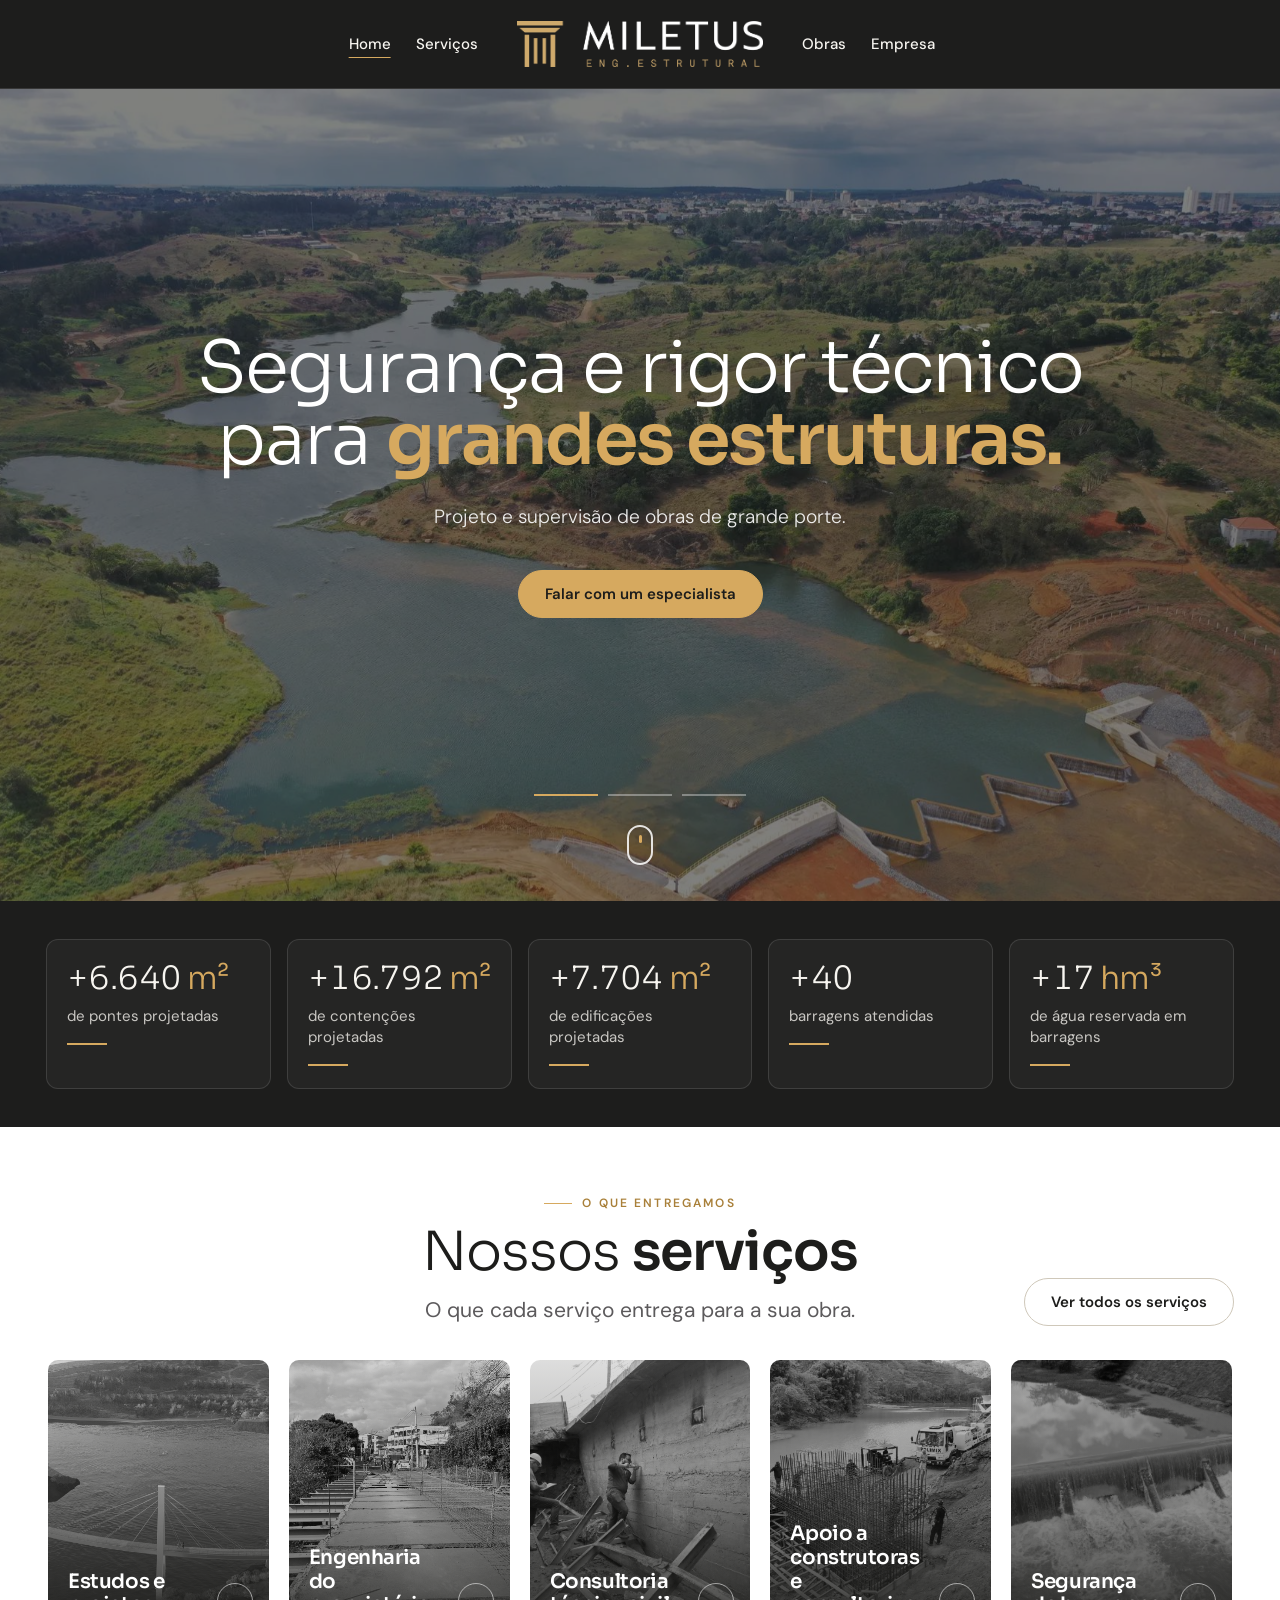
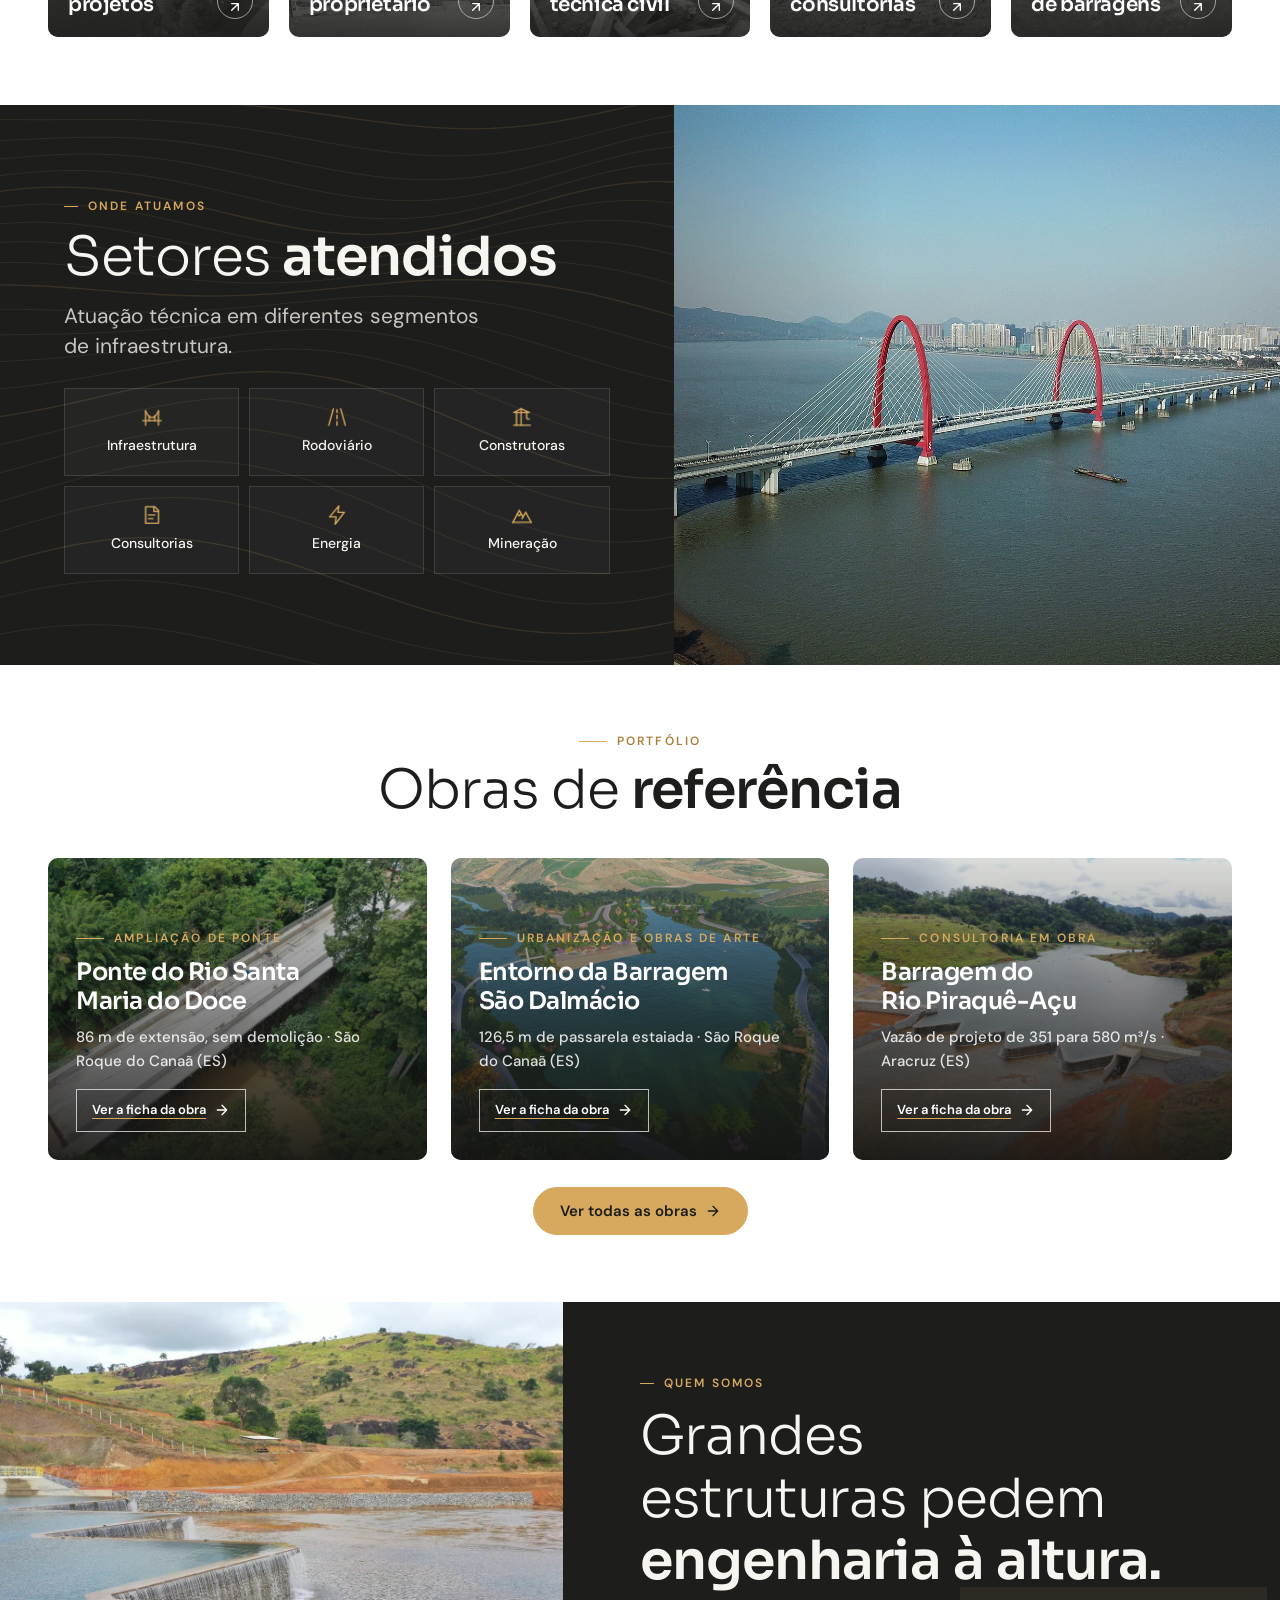
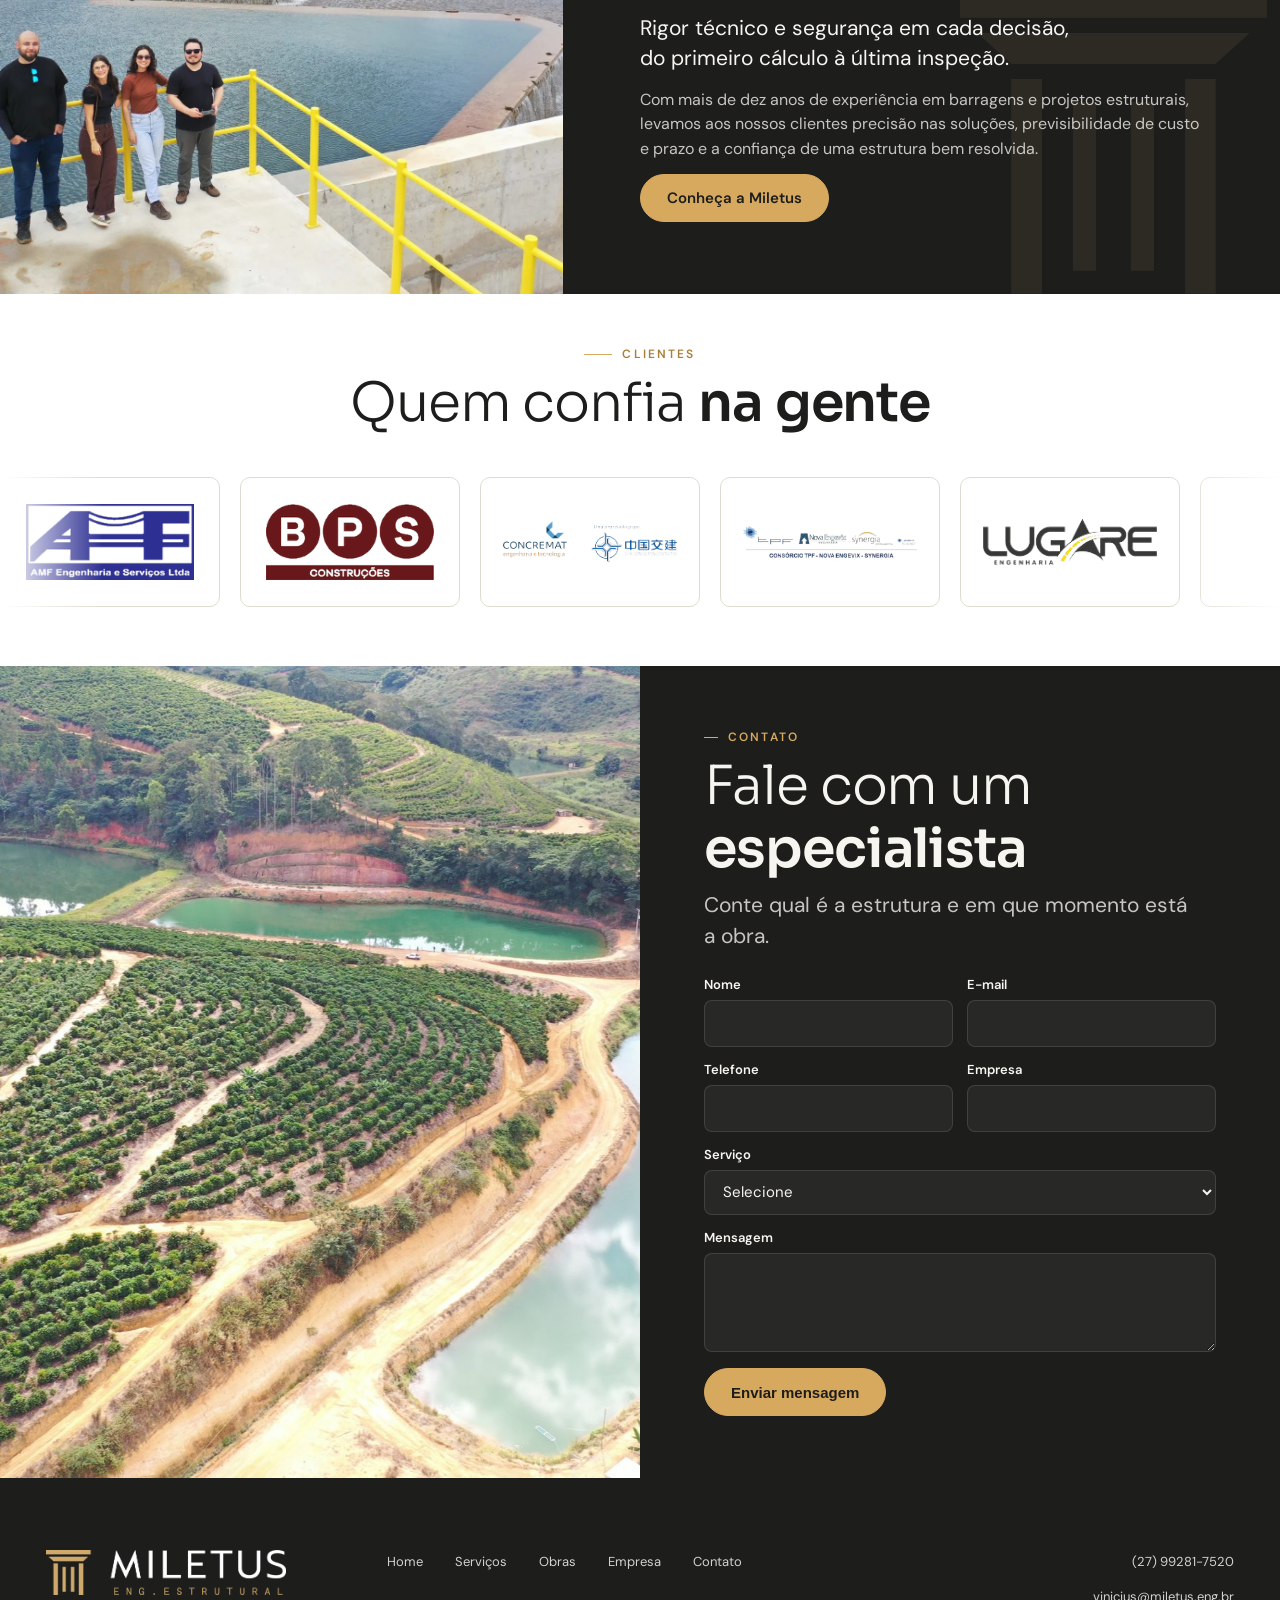
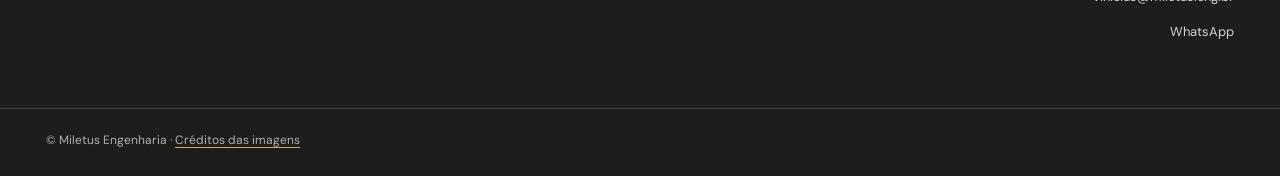
<file: index.html>
<!doctype html><html lang="pt-BR"><head><meta charset="utf-8"><meta name="viewport" content="width=device-width,initial-scale=1"><script>/* Telas largas (1700 px ou mais): a pagina inteira e ampliada na proporcao de um notebook de ~1470 px, para manter tamanhos e respiros iguais aos de uma tela padrao. */(function(){var d=document.documentElement;function f(){var W=innerWidth,H=innerHeight,z=W>=1700?Math.max(1,Math.min(W/1470,H/660)):1;if(z>1){d.style.zoom=z;d.style.setProperty('--vw',W/z/100+'px');d.style.setProperty('--vh',H/z/100+'px');d.classList.add('wide')}else{d.style.zoom='';d.style.removeProperty('--vw');d.style.removeProperty('--vh');d.classList.remove('wide')};d.classList.toggle('short',H/z<900);d.classList.toggle('xshort',H/z<700)}f();addEventListener('resize',f)})();</script>
<title>Miletus Engenharia | Pontes, conten&#231;&#245;es, barragens e infraestrutura</title><meta name="description" content="Engenharia consultiva para pontes, conten&#231;&#245;es, barragens e infraestrutura: projeto, supervis&#227;o de obra e seguran&#231;a de estruturas.">
<link rel="preconnect" href="https://fonts.googleapis.com"><link rel="preconnect" href="https://fonts.gstatic.com" crossorigin>
<link href="https://fonts.googleapis.com/css2?family=Sora:wght@300;400;600&family=DM+Sans:wght@300;400;500;600&display=swap" rel="stylesheet">
<link rel="stylesheet" href="assets/style.css"><link rel="stylesheet" href="assets/theme-p2.css"></head><body><header class="top"><div class="wrap bar">
<div class="lside"><nav class="nl"><ul><li><a href="index.html" class=on>Home</a></li><li><a href="servicos.html">Servi&#231;os</a></li></ul></nav></div>
<a href="index.html" class="logo"><img src="assets/logo-h-dark.png" alt="Miletus Engenharia"></a>
<div class="nr"><nav><ul><li><a href="portfolio.html">Obras</a></li><li><a href="index.html#empresa">Empresa</a></li></ul></nav></div>
<button class="burger" aria-label="Abrir menu" aria-controls="menu-mobile" aria-expanded="false"><span></span><span></span><span></span></button></div>
<nav class="mmenu" id="menu-mobile" aria-label="Menu principal"><ul><li><a href="index.html" class=on>Home</a></li><li><a href="servicos.html">Servi&#231;os</a></li><li><a href="portfolio.html">Obras</a></li><li><a href="index.html#empresa">Empresa</a></li><li><a href="index.html#contato">Contato</a></li></ul></nav></header><main id="conteudo">
<section class="hero2" aria-roledescription="carrossel"><div class="slides"><div class="slide on"><img src="assets/img/hero-piraque-1920.jpg" alt="" fetchpriority=high><div class="wrap stxt"><h1 class="big"><span>Seguran&#231;a e rigor t&#233;cnico <br>para <em>grandes estruturas.</em></span></h1><p class="lead"><span>Projeto e supervis&#227;o de obras de grande porte.</span></p><div class="hcta"><a class="btn" href="#contato">Falar com um especialista</a></div></div></div><div class="slide"><img src="assets/img/svc-passarela-1920.jpg" alt="" ><div class="wrap stxt"><p class="big"><span>Sua obra entregue com <br><em>seguran&#231;a e precis&#227;o.</em></span></p><p class="lead"><span>Acompanhamento t&#233;cnico do estudo de viabilidade &#224; obra conclu&#237;da.</span></p><div class="hcta"><a class="btn" href="#contato">Falar com um especialista</a></div></div></div><div class="slide"><img src="assets/img/g-ponte-01-1920.jpg" alt="" ><div class="wrap stxt"><p class="big"><span>Engenharia consultiva <br>para pontes, conten&#231;&#245;es, <br>barragens e <em>infraestrutura.</em></span></p><p class="lead"><span>Projeto, supervis&#227;o de obra e avalia&#231;&#227;o de estruturas.</span></p><div class="hcta"><a class="btn" href="#contato">Falar com um especialista</a></div></div></div></div><span class="layer"></span><div class="bars" role="tablist"><button class="bar-i on" data-i="0" aria-label="Banner 1"><i></i></button><button class="bar-i" data-i="1" aria-label="Banner 2"><i></i></button><button class="bar-i" data-i="2" aria-label="Banner 3"><i></i></button></div><a class="mouse" href="#numeros" aria-label="Rolar para baixo"></a></section>

<section class="sec warm tight" id="numeros"><div class="wrap"><div class="ncards n5"><div class="nc"><b>+6.700<i>m&#178;</i></b><span>de pontes projetadas</span></div><div class="nc"><b>+17.000<i>m&#178;</i></b><span>de conten&#231;&#245;es projetadas</span></div><div class="nc"><b>+7.800<i>m&#178;</i></b><span>de edifica&#231;&#245;es projetadas</span></div><div class="nc"><b>+40</b><span>barragens atendidas</span></div><div class="nc"><b>+17<i>hm&#179;</i></b><span>de &#225;gua reservada em barragens</span></div></div></div></section>

<section class="sec" id="servicos"><div class="wrap"><div class="shead"><div><p class="eyebrow">O que entregamos</p><h2>Nossos <b>servi&#231;os</b></h2><p class="sub">O que cada servi&#231;o entrega para a sua obra.</p></div>
<a class="btn ghost" href="servicos.html">Ver todos os servi&#231;os</a></div><div class="tiles5"><a class="tile" href="servicos.html#estudos-e-projetos"><img src="assets/img/svc-passarela-1920.jpg" alt="" loading="lazy"><span class="shade"></span><h3>Estudos e projetos</h3><span class="more">Ver o servi&#231;o <svg class="ico" viewBox="0 0 24 24" aria-hidden="true"><path d="M5 12h14M12 5l7 7-7 7"/></svg></span></a><a class="tile" href="servicos.html#engenharia-do-proprietario"><img src="assets/img/06_execucao-perfis-metalicos-em-balanco.jpg" alt="" loading="lazy"><span class="shade"></span><h3>Engenharia do propriet&#225;rio</h3><span class="more">Ver o servi&#231;o <svg class="ico" viewBox="0 0 24 24" aria-hidden="true"><path d="M5 12h14M12 5l7 7-7 7"/></svg></span></a><a class="tile" href="servicos.html#consultoria-tecnica-civil"><img src="assets/img/svc-inspecao-1920.jpg" alt="" loading="lazy"><span class="shade"></span><h3>Consultoria t&#233;cnica civil</h3><span class="more">Ver o servi&#231;o <svg class="ico" viewBox="0 0 24 24" aria-hidden="true"><path d="M5 12h14M12 5l7 7-7 7"/></svg></span></a><a class="tile" href="servicos.html#apoio-a-construtoras"><img src="assets/img/06_execucao-armacao-contrafortes.jpg" alt="" loading="lazy"><span class="shade"></span><h3>Apoio a construtoras e consultorias</h3><span class="more">Ver o servi&#231;o <svg class="ico" viewBox="0 0 24 24" aria-hidden="true"><path d="M5 12h14M12 5l7 7-7 7"/></svg></span></a><a class="tile" href="servicos.html#seguranca-de-barragens"><img src="assets/img/svc-dalmacio-1920.jpg" alt="" loading="lazy"><span class="shade"></span><h3>Seguran&#231;a de barragens</h3><span class="more">Ver o servi&#231;o <svg class="ico" viewBox="0 0 24 24" aria-hidden="true"><path d="M5 12h14M12 5l7 7-7 7"/></svg></span></a></div></div></section>

<section class="sectors warm topo"><div class="sector-copy"><div><p class="eyebrow">Onde atuamos</p><h2>Setores <b>atendidos</b></h2><p class="sub">Atua&#231;&#227;o t&#233;cnica em diferentes segmentos de infraestrutura.</p></div><div class="sector-grid"><div class="sector-chip"><svg class="sector-icon" viewBox="0 0 24 24" aria-hidden="true"><path class="sector-stroke" pathLength="1" d="M5 21V5" style="--delay:0ms"/><path class="sector-stroke" pathLength="1" d="M19 21V5" style="--delay:95ms"/><path class="sector-stroke" pathLength="1" d="M2 16h20" style="--delay:190ms"/><path class="sector-stroke" pathLength="1" d="M5 6q7 13 14 0" style="--delay:285ms"/><path class="sector-stroke" pathLength="1" d="M9 11v5 M15 11v5" style="--delay:380ms"/></svg><span>Infraestrutura</span></div><div class="sector-chip"><svg class="sector-icon" viewBox="0 0 24 24" aria-hidden="true"><path class="sector-stroke" pathLength="1" d="M3 21 8 3" style="--delay:0ms"/><path class="sector-stroke" pathLength="1" d="M21 21 16 3" style="--delay:95ms"/><path class="sector-stroke" pathLength="1" d="M12 4v3" style="--delay:190ms"/><path class="sector-stroke" pathLength="1" d="M12 10v4" style="--delay:285ms"/><path class="sector-stroke" pathLength="1" d="M12 17v4" style="--delay:380ms"/></svg><span>Rodovi&#225;rio</span></div><div class="sector-chip"><svg class="sector-icon" viewBox="0 0 24 24" aria-hidden="true"><path class="sector-stroke" pathLength="1" d="M3 21h18" style="--delay:0ms"/><path class="sector-stroke" pathLength="1" d="M6 21V7 M11 21V3" style="--delay:95ms"/><path class="sector-stroke" pathLength="1" d="M3 7l8-4 9 4H3" style="--delay:190ms"/><path class="sector-stroke" pathLength="1" d="M17 7v5q0 3 3 2" style="--delay:285ms"/></svg><span>Construtoras</span></div><div class="sector-chip"><svg class="sector-icon" viewBox="0 0 24 24" aria-hidden="true"><path class="sector-stroke" pathLength="1" d="M5 3h10l4 4v14H5z" style="--delay:0ms"/><path class="sector-stroke" pathLength="1" d="M14 3v5h5" style="--delay:95ms"/><path class="sector-stroke" pathLength="1" d="M8 12h7" style="--delay:190ms"/><path class="sector-stroke" pathLength="1" d="M8 16h5" style="--delay:285ms"/></svg><span>Consultorias</span></div><div class="sector-chip"><svg class="sector-icon" viewBox="0 0 24 24" aria-hidden="true"><g class="sector-bolt"><path class="sector-stroke" pathLength="1" d="M14 2 4 14h7l-1 8 10-13h-7z" style="--delay:0ms"/></g><path class="sector-sparks" d="M4 6 2.5 4.5 M19 5l1.5-1.5 M20 16l1.8 1 M4 18l-1.5 1"/></svg><span>Energia</span></div><div class="sector-chip"><svg class="sector-icon" viewBox="0 0 24 24" aria-hidden="true"><path class="sector-stroke" pathLength="1" d="M2 20 9 7l4 7" style="--delay:0ms"/><path class="sector-stroke" pathLength="1" d="M12 16l4-7 6 11" style="--delay:95ms"/><path class="sector-stroke" pathLength="1" d="M22 20H2" style="--delay:190ms"/><path class="sector-stroke" pathLength="1" d="M7 11l2 2 2-2" style="--delay:285ms"/></svg><span>Minera&#231;&#227;o</span></div></div></div><div class="sector-photo"><img src="assets/img/setor-infraestrutura.jpg" alt="Ponte Zhijiang sobre o rio" loading="lazy"></div></section>

<section class="sec" id="obras"><div class="wrap"><div class="shead"><div><p class="eyebrow">Portf&#243;lio</p><h2>Obras de <b>refer&#234;ncia</b></h2></div></div>
<div class="ogrid"><a class="ocard" href="obras/ponte-santa-maria-do-doce.html"><div class="ophoto"><img src="assets/img/g-ponte-01-1920.jpg" alt="" loading="lazy"><span class="shade"></span><div class="otxt"><p class="eyebrow light">Amplia&#231;&#227;o de ponte</p><h3>Ponte do Rio Santa Maria do Doce</h3><p class="odest">86 m de extens&#227;o, sem demoli&#231;&#227;o &#183; S&#227;o Roque do Cana&#227; (ES)</p><span class="more">Ver a ficha da obra <svg class="ico" viewBox="0 0 24 24" aria-hidden="true"><path d="M5 12h14M12 5l7 7-7 7"/></svg></span></div></div></a><a class="ocard" href="obras/entorno-sao-dalmacio.html"><div class="ophoto"><img src="assets/img/03_vista-geral-aerea-reservatorio.jpg" alt="" loading="lazy"><span class="shade"></span><div class="otxt"><p class="eyebrow light">Urbaniza&#231;&#227;o e obras de arte</p><h3>Entorno da Barragem S&#227;o Dalm&#225;cio</h3><p class="odest">126,5 m de passarela estaiada &#183; S&#227;o Roque do Cana&#227; (ES)</p><span class="more">Ver a ficha da obra <svg class="ico" viewBox="0 0 24 24" aria-hidden="true"><path d="M5 12h14M12 5l7 7-7 7"/></svg></span></div></div></a><a class="ocard" href="obras/barragem-piraque-acu.html"><div class="ophoto"><img src="assets/img/g-piraque-01-1920.jpg" alt="" loading="lazy"><span class="shade"></span><div class="otxt"><p class="eyebrow light">Consultoria em obra</p><h3>Barragem do Rio Piraqu&#234;-A&#231;u</h3><p class="odest">Vaz&#227;o de projeto de 351 para 580 m&#179;/s &#183; Aracruz (ES)</p><span class="more">Ver a ficha da obra <svg class="ico" viewBox="0 0 24 24" aria-hidden="true"><path d="M5 12h14M12 5l7 7-7 7"/></svg></span></div></div></a></div><div class="works-action"><a class="btn" href="portfolio.html">Ver todas as obras <svg class="ico" viewBox="0 0 24 24" aria-hidden="true"><path d="M5 12h14M12 5l7 7-7 7"/></svg></a></div></div></section>

<section class="sec warm about" id="empresa"><img class="colgraf-logo" src="assets/coluna.png" alt="" aria-hidden="true"><div class="about-photo"><img src="assets/img/team-1920.jpg" alt="Equipe da Miletus Engenharia em obra" loading="lazy"></div><div class="wrap split">
<div class="stext"><p class="eyebrow">Quem somos</p><h2>Grandes estruturas pedem <b>engenharia &#224; altura.</b></h2><p class="lead">Rigor t&#233;cnico e seguran&#231;a em cada decis&#227;o, do primeiro c&#225;lculo &#224; &#250;ltima inspe&#231;&#227;o.</p>
<p>Com mais de dez anos de experi&#234;ncia em barragens e projetos estruturais, levamos aos nossos clientes precis&#227;o nas solu&#231;&#245;es, previsibilidade de custo e prazo e a confian&#231;a de uma estrutura bem resolvida.</p>
<a class="btn" href="#contato">Conhe&#231;a a Miletus</a></div></div></section>

<section class="sec clients"><div class="wrap"><div class="shead"><div><p class="eyebrow">Clientes</p><h2>Quem confia <b>na gente</b></h2></div></div></div>
<div class="loop"><div class="track"><span class="lg"><img src="assets/logos/amf.png" alt="" loading="lazy"></span><span class="lg"><img src="assets/logos/bps.png" alt="" loading="lazy"></span><span class="lg"><img src="assets/logos/cmat.png" alt="" loading="lazy"></span><span class="lg"><img src="assets/logos/consorcio-tfp-nova-synergia.png" alt="" loading="lazy"></span><span class="lg"><img src="assets/logos/lugare.png" alt="" loading="lazy"></span><span class="lg"><img src="assets/logos/paneleiras.png" alt="" loading="lazy"></span><span class="lg"><img src="assets/logos/prefeitura-gov-lindenberg.png" alt="" loading="lazy"></span><span class="lg"><img src="assets/logos/prefeitura-jaguare.png" alt="" loading="lazy"></span><span class="lg"><img src="assets/logos/prefeitura-mucurici.png" alt="" loading="lazy"></span><span class="lg"><img src="assets/logos/prefeitura-pocos-de-caldas.png" alt="" loading="lazy"></span><span class="lg"><img src="assets/logos/seag-es.png" alt="" loading="lazy"></span><span class="lg"><img src="assets/logos/vital.png" alt="" loading="lazy"></span><span class="lg"><img src="assets/logos/amf.png" alt="" loading="lazy"></span><span class="lg"><img src="assets/logos/bps.png" alt="" loading="lazy"></span><span class="lg"><img src="assets/logos/cmat.png" alt="" loading="lazy"></span><span class="lg"><img src="assets/logos/consorcio-tfp-nova-synergia.png" alt="" loading="lazy"></span><span class="lg"><img src="assets/logos/lugare.png" alt="" loading="lazy"></span><span class="lg"><img src="assets/logos/paneleiras.png" alt="" loading="lazy"></span><span class="lg"><img src="assets/logos/prefeitura-gov-lindenberg.png" alt="" loading="lazy"></span><span class="lg"><img src="assets/logos/prefeitura-jaguare.png" alt="" loading="lazy"></span><span class="lg"><img src="assets/logos/prefeitura-mucurici.png" alt="" loading="lazy"></span><span class="lg"><img src="assets/logos/prefeitura-pocos-de-caldas.png" alt="" loading="lazy"></span><span class="lg"><img src="assets/logos/seag-es.png" alt="" loading="lazy"></span><span class="lg"><img src="assets/logos/vital.png" alt="" loading="lazy"></span></div></div></section>

<section class="contact" id="contato"><div class="cphoto"><img src="assets/img/01_drone-barragens-santa-barbara-entre-cafezais.jpg" alt=""></div>
<div class="cbody"><p class="eyebrow">Contato</p><h2>Fale com um <b>especialista</b></h2><p class="sub">Conte qual &#233; a estrutura e em que momento est&#225; a obra.</p><form class="cform" data-mail="vinicius@miletus.eng.br"><div class="frow"><label>Nome<input name="Nome" required></label><label>E-mail<input name="E-mail" type="email" required></label></div>
<div class="frow"><label>Telefone<input name="Telefone"></label><label>Empresa<input name="Empresa"></label></div>
<label>Servi&#231;o<select name="Servi&#231;o"><option value="">Selecione</option><option>Estudos e projetos</option><option>Engenharia do propriet&#225;rio</option><option>Consultoria t&#233;cnica civil</option><option>Apoio a construtoras e consultorias</option><option>Seguran&#231;a de barragens</option></select></label><label>Mensagem<textarea name="Mensagem" rows="5"></textarea></label>
<button class="btn" type="submit">Enviar mensagem</button></form>
</div></section>
</main><footer class="foot"><div class="wrap fgrid"><img class="flogo" src="assets/logo-h-dark.png" alt="Miletus Engenharia">
<ul class="fnav"><li><a href="index.html">Home</a></li><li><a href="servicos.html">Servi&#231;os</a></li><li><a href="portfolio.html">Obras</a></li><li><a href="index.html#empresa">Empresa</a></li><li><a href="index.html#contato">Contato</a></li></ul><ul class="fcont"><li><a href="tel:+5527992817520">(27) 99281-7520</a></li><li><a href="mailto:vinicius@miletus.eng.br">vinicius@miletus.eng.br</a></li><li><a href="https://wa.me/5527992817520" target="_blank" rel="noopener">WhatsApp</a></li></ul></div>
<div class="wrap fbase">&#169; Miletus Engenharia &#183; <a href="creditos.html">Cr&#233;ditos das imagens</a></div></footer><script src="assets/main.js"></script></body></html>
</file>
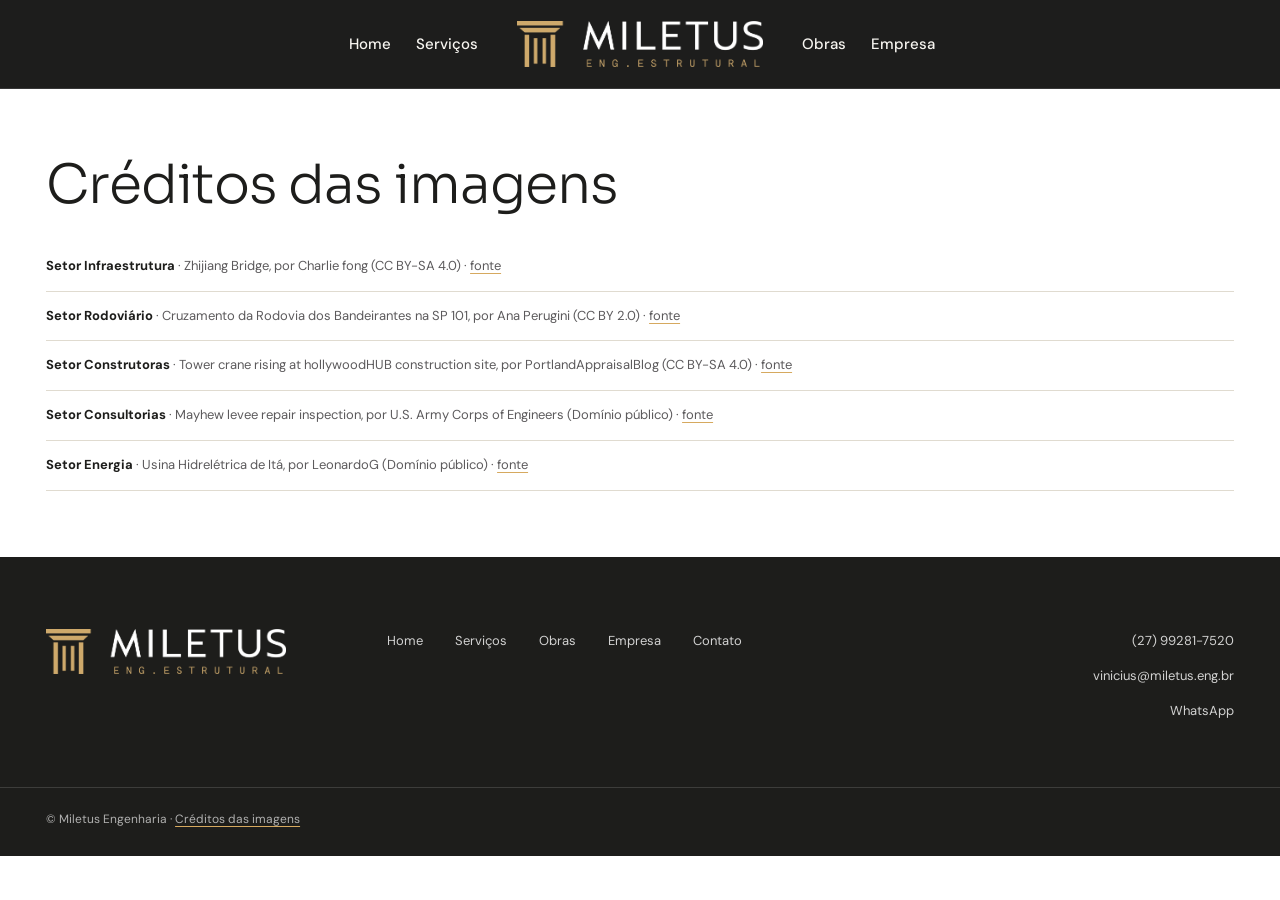
<file: creditos.html>
<!doctype html><html lang="pt-BR"><head><meta charset="utf-8"><meta name="viewport" content="width=device-width,initial-scale=1"><script>/* Telas largas (1700 px ou mais): a pagina inteira e ampliada na proporcao de um notebook de ~1470 px, para manter tamanhos e respiros iguais aos de uma tela padrao. */(function(){var d=document.documentElement;function f(){var W=innerWidth,H=innerHeight,z=W>=1700?Math.max(1,Math.min(W/1470,H/660)):1;if(z>1){d.style.zoom=z;d.style.setProperty('--vw',W/z/100+'px');d.style.setProperty('--vh',H/z/100+'px');d.classList.add('wide')}else{d.style.zoom='';d.style.removeProperty('--vw');d.style.removeProperty('--vh');d.classList.remove('wide')};d.classList.toggle('short',H/z<900);d.classList.toggle('xshort',H/z<700)}f();addEventListener('resize',f)})();</script>
<title>Cr&#233;ditos das imagens | Miletus Engenharia</title><meta name="description" content="Cr&#233;ditos das imagens de banco usadas no site.">
<link rel="preconnect" href="https://fonts.googleapis.com"><link rel="preconnect" href="https://fonts.gstatic.com" crossorigin>
<link href="https://fonts.googleapis.com/css2?family=Sora:wght@300;400;600&family=DM+Sans:wght@300;400;500;600&display=swap" rel="stylesheet">
<link rel="stylesheet" href="assets/style.css"><link rel="stylesheet" href="assets/theme-p2.css"></head><body><header class="top"><div class="wrap bar">
<div class="lside"><nav class="nl"><ul><li><a href="index.html">Home</a></li><li><a href="servicos.html">Servi&#231;os</a></li></ul></nav></div>
<a href="index.html" class="logo"><img src="assets/logo-h-dark.png" alt="Miletus Engenharia"></a>
<div class="nr"><nav><ul><li><a href="portfolio.html">Obras</a></li><li><a href="index.html#empresa">Empresa</a></li></ul></nav></div>
<button class="burger" aria-label="Abrir menu" aria-controls="menu-mobile" aria-expanded="false"><span></span><span></span><span></span></button></div>
<nav class="mmenu" id="menu-mobile" aria-label="Menu principal"><ul><li><a href="index.html">Home</a></li><li><a href="servicos.html">Servi&#231;os</a></li><li><a href="portfolio.html">Obras</a></li><li><a href="index.html#empresa">Empresa</a></li><li><a href="index.html#contato">Contato</a></li></ul></nav></header><main id="conteudo"><section class="sec"><div class="wrap"><h1 class="ctitle">Cr&#233;ditos das imagens</h1><ul class="creds"><li><b>Setor Infraestrutura</b> &#183; Zhijiang Bridge, por Charlie fong (CC BY-SA 4.0) &#183; <a href="https://commons.wikimedia.org/wiki/File:Zhijiang_Bridge.jpg" target="_blank" rel="noopener">fonte</a></li><li><b>Setor Rodovi&#225;rio</b> &#183; Cruzamento da Rodovia dos Bandeirantes na SP 101, por Ana Perugini (CC BY 2.0) &#183; <a href="https://commons.wikimedia.org/wiki/File:Cruzamento_da_Rodovia_dos_Bandeirantes_na_SP_101_(8021079016).jpg" target="_blank" rel="noopener">fonte</a></li><li><b>Setor Construtoras</b> &#183; Tower crane rising at hollywoodHUB construction site, por PortlandAppraisalBlog (CC BY-SA 4.0) &#183; <a href="https://commons.wikimedia.org/wiki/File:Tower_crane_rising_at_hollywoodHUB_construction_site,_Portland,_Oregon.jpg" target="_blank" rel="noopener">fonte</a></li><li><b>Setor Consultorias</b> &#183; Mayhew levee repair inspection, por U.S. Army Corps of Engineers (Dom&#237;nio p&#250;blico) &#183; <a href="https://commons.wikimedia.org/wiki/File:Mayhew_levee_repair_inspection_(16142964469).jpg" target="_blank" rel="noopener">fonte</a></li><li><b>Setor Energia</b> &#183; Usina Hidrel&#233;trica de It&#225;, por LeonardoG (Dom&#237;nio p&#250;blico) &#183; <a href="https://commons.wikimedia.org/wiki/File:Usina_It%C3%A1.jpg" target="_blank" rel="noopener">fonte</a></li></ul></div></section></main><footer class="foot"><div class="wrap fgrid"><img class="flogo" src="assets/logo-h-dark.png" alt="Miletus Engenharia">
<ul class="fnav"><li><a href="index.html">Home</a></li><li><a href="servicos.html">Servi&#231;os</a></li><li><a href="portfolio.html">Obras</a></li><li><a href="index.html#empresa">Empresa</a></li><li><a href="index.html#contato">Contato</a></li></ul><ul class="fcont"><li><a href="tel:+5527992817520">(27) 99281-7520</a></li><li><a href="mailto:vinicius@miletus.eng.br">vinicius@miletus.eng.br</a></li><li><a href="https://wa.me/5527992817520" target="_blank" rel="noopener">WhatsApp</a></li></ul></div>
<div class="wrap fbase">&#169; Miletus Engenharia &#183; <a href="creditos.html">Cr&#233;ditos das imagens</a></div></footer><script src="assets/main.js"></script></body></html>
</file>
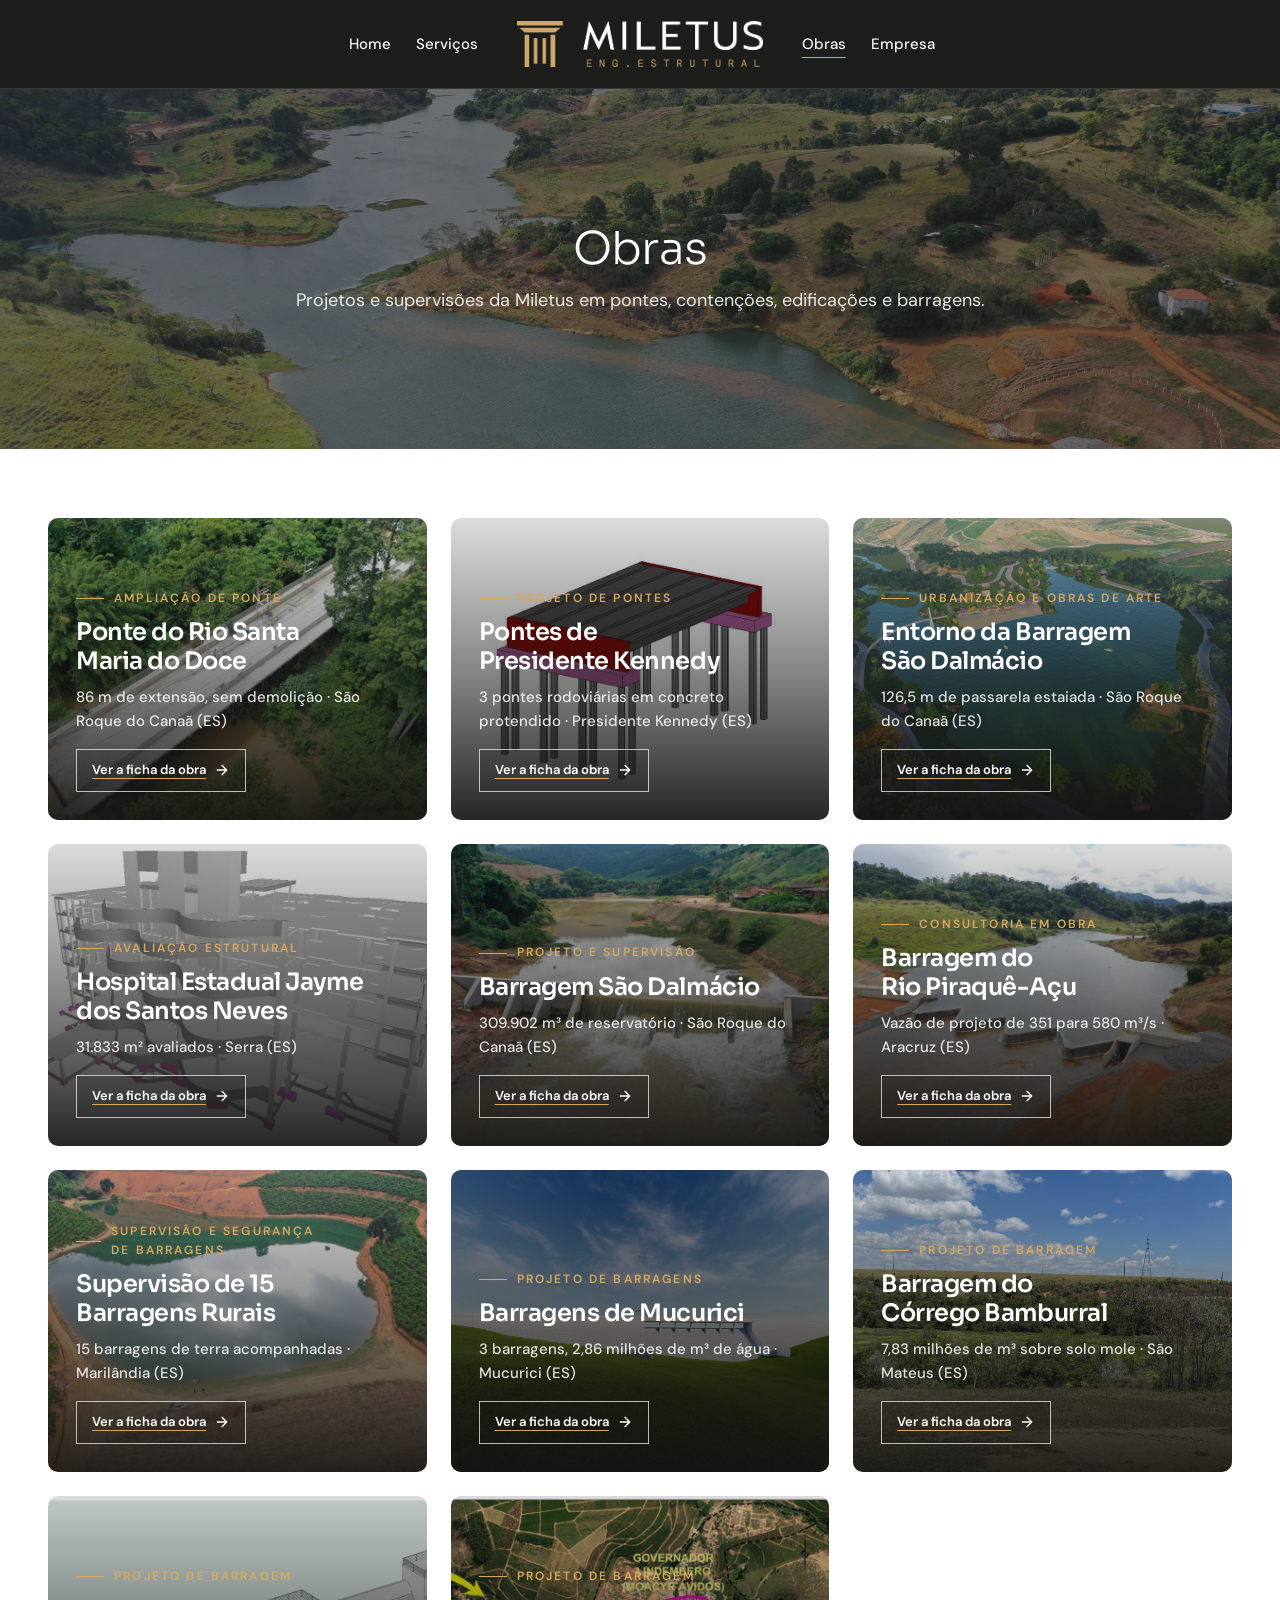
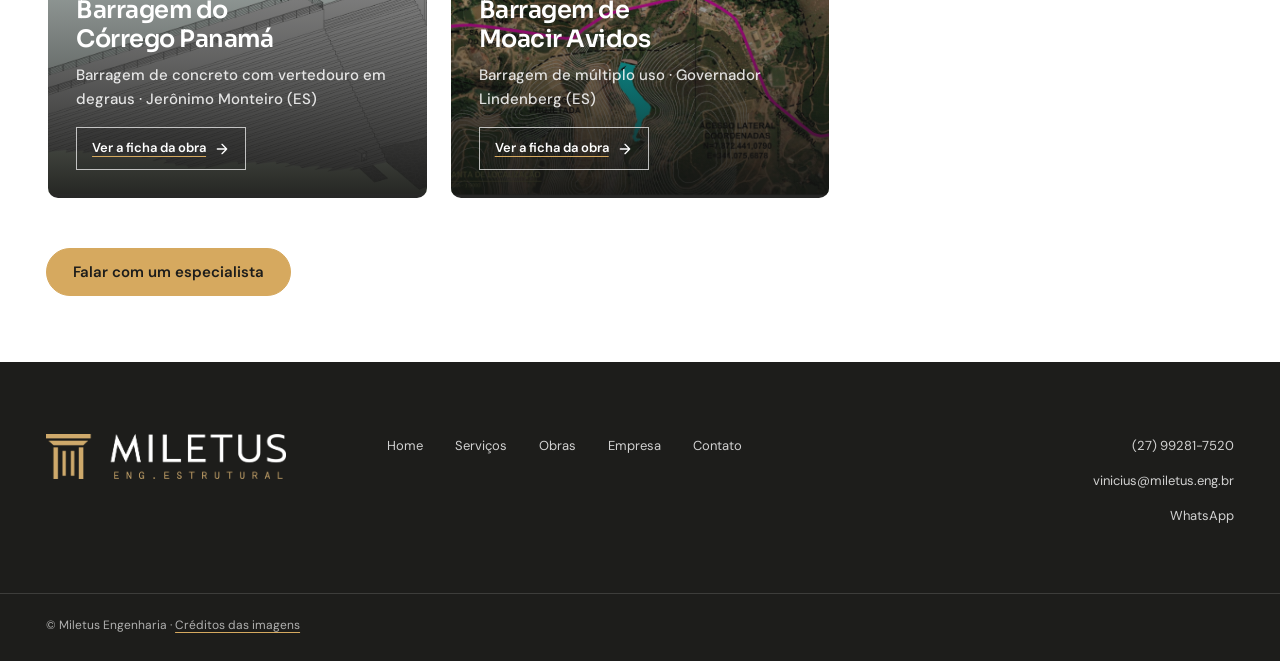
<file: portfolio.html>
<!doctype html><html lang="pt-BR"><head><meta charset="utf-8"><meta name="viewport" content="width=device-width,initial-scale=1"><script>/* Telas largas (1700 px ou mais): a pagina inteira e ampliada na proporcao de um notebook de ~1470 px, para manter tamanhos e respiros iguais aos de uma tela padrao. */(function(){var d=document.documentElement;function f(){var W=innerWidth,H=innerHeight,z=W>=1700?Math.max(1,Math.min(W/1470,H/660)):1;if(z>1){d.style.zoom=z;d.style.setProperty('--vw',W/z/100+'px');d.style.setProperty('--vh',H/z/100+'px');d.classList.add('wide')}else{d.style.zoom='';d.style.removeProperty('--vw');d.style.removeProperty('--vh');d.classList.remove('wide')};d.classList.toggle('short',H/z<900);d.classList.toggle('xshort',H/z<700)}f();addEventListener('resize',f)})();</script>
<title>Obras | Miletus Engenharia</title><meta name="description" content="Projetos e supervis&#245;es da Miletus em pontes, conten&#231;&#245;es, edifica&#231;&#245;es e barragens.">
<link rel="preconnect" href="https://fonts.googleapis.com"><link rel="preconnect" href="https://fonts.gstatic.com" crossorigin>
<link href="https://fonts.googleapis.com/css2?family=Sora:wght@300;400;600&family=DM+Sans:wght@300;400;500;600&display=swap" rel="stylesheet">
<link rel="stylesheet" href="assets/style.css"><link rel="stylesheet" href="assets/theme-p2.css"></head><body><header class="top"><div class="wrap bar">
<div class="lside"><nav class="nl"><ul><li><a href="index.html">Home</a></li><li><a href="servicos.html">Servi&#231;os</a></li></ul></nav></div>
<a href="index.html" class="logo"><img src="assets/logo-h-dark.png" alt="Miletus Engenharia"></a>
<div class="nr"><nav><ul><li><a href="portfolio.html" class=on>Obras</a></li><li><a href="index.html#empresa">Empresa</a></li></ul></nav></div>
<button class="burger" aria-label="Abrir menu" aria-controls="menu-mobile" aria-expanded="false"><span></span><span></span><span></span></button></div>
<nav class="mmenu" id="menu-mobile" aria-label="Menu principal"><ul><li><a href="index.html">Home</a></li><li><a href="servicos.html">Servi&#231;os</a></li><li><a href="portfolio.html" class=on>Obras</a></li><li><a href="index.html#empresa">Empresa</a></li><li><a href="index.html#contato">Contato</a></li></ul></nav></header><main id="conteudo"><section class="phero"><img src="assets/img/hero-piraque-1920.jpg" alt=""><span class="layer"></span><div class="wrap"><h1>Obras</h1><p class="lead">Projetos e supervis&#245;es da Miletus em pontes, conten&#231;&#245;es, edifica&#231;&#245;es e barragens.</p></div></section><section class="sec plist"><div class="wrap"><div class="ogrid"><a class="ocard" href="obras/ponte-santa-maria-do-doce.html"><div class="ophoto"><img src="assets/img/g-ponte-01-1920.jpg" alt="" loading="lazy"><span class="shade"></span><div class="otxt"><p class="eyebrow light">Amplia&#231;&#227;o de ponte</p><h3>Ponte do Rio Santa Maria do Doce</h3><p class="odest">86 m de extens&#227;o, sem demoli&#231;&#227;o &#183; S&#227;o Roque do Cana&#227; (ES)</p><span class="more">Ver a ficha da obra <svg class="ico" viewBox="0 0 24 24" aria-hidden="true"><path d="M5 12h14M12 5l7 7-7 7"/></svg></span></div></div></a><a class="ocard" href="obras/pontes-presidente-kennedy.html"><div class="ophoto"><img src="assets/img/o-kennedy-pesqueiros.jpg" alt="" loading="lazy"><span class="shade"></span><div class="otxt"><p class="eyebrow light">Projeto de pontes</p><h3>Pontes de Presidente Kennedy</h3><p class="odest">3 pontes rodovi&#225;rias em concreto protendido &#183; Presidente Kennedy (ES)</p><span class="more">Ver a ficha da obra <svg class="ico" viewBox="0 0 24 24" aria-hidden="true"><path d="M5 12h14M12 5l7 7-7 7"/></svg></span></div></div></a><a class="ocard" href="obras/entorno-sao-dalmacio.html"><div class="ophoto"><img src="assets/img/03_vista-geral-aerea-reservatorio.jpg" alt="" loading="lazy"><span class="shade"></span><div class="otxt"><p class="eyebrow light">Urbaniza&#231;&#227;o e obras de arte</p><h3>Entorno da Barragem S&#227;o Dalm&#225;cio</h3><p class="odest">126,5 m de passarela estaiada &#183; S&#227;o Roque do Cana&#227; (ES)</p><span class="more">Ver a ficha da obra <svg class="ico" viewBox="0 0 24 24" aria-hidden="true"><path d="M5 12h14M12 5l7 7-7 7"/></svg></span></div></div></a><a class="ocard" href="obras/hospital-jayme-dos-santos-neves.html"><div class="ophoto"><img src="assets/img/g-hospital-01-1920.jpg" alt="" loading="lazy"><span class="shade"></span><div class="otxt"><p class="eyebrow light">Avalia&#231;&#227;o estrutural</p><h3>Hospital Estadual Jayme dos Santos Neves</h3><p class="odest">31.833 m&#178; avaliados &#183; Serra (ES)</p><span class="more">Ver a ficha da obra <svg class="ico" viewBox="0 0 24 24" aria-hidden="true"><path d="M5 12h14M12 5l7 7-7 7"/></svg></span></div></div></a><a class="ocard" href="obras/barragem-sao-dalmacio.html"><div class="ophoto"><img src="assets/img/g-dalmacio-01-1920.jpg" alt="" loading="lazy"><span class="shade"></span><div class="otxt"><p class="eyebrow light">Projeto e supervis&#227;o</p><h3>Barragem S&#227;o Dalm&#225;cio</h3><p class="odest">309.902 m&#179; de reservat&#243;rio &#183; S&#227;o Roque do Cana&#227; (ES)</p><span class="more">Ver a ficha da obra <svg class="ico" viewBox="0 0 24 24" aria-hidden="true"><path d="M5 12h14M12 5l7 7-7 7"/></svg></span></div></div></a><a class="ocard" href="obras/barragem-piraque-acu.html"><div class="ophoto"><img src="assets/img/g-piraque-01-1920.jpg" alt="" loading="lazy"><span class="shade"></span><div class="otxt"><p class="eyebrow light">Consultoria em obra</p><h3>Barragem do Rio Piraqu&#234;-A&#231;u</h3><p class="odest">Vaz&#227;o de projeto de 351 para 580 m&#179;/s &#183; Aracruz (ES)</p><span class="more">Ver a ficha da obra <svg class="ico" viewBox="0 0 24 24" aria-hidden="true"><path d="M5 12h14M12 5l7 7-7 7"/></svg></span></div></div></a><a class="ocard" href="obras/barragens-rurais-marilandia.html"><div class="ophoto"><img src="assets/img/o-marilandia-monte-azul-2.jpg" alt="" loading="lazy"><span class="shade"></span><div class="otxt"><p class="eyebrow light">Supervis&#227;o e seguran&#231;a de barragens</p><h3>Supervis&#227;o de 15 Barragens Rurais</h3><p class="odest">15 barragens de terra acompanhadas &#183; Maril&#226;ndia (ES)</p><span class="more">Ver a ficha da obra <svg class="ico" viewBox="0 0 24 24" aria-hidden="true"><path d="M5 12h14M12 5l7 7-7 7"/></svg></span></div></div></a><a class="ocard" href="obras/barragens-mucurici.html"><div class="ophoto"><img src="assets/img/o-mucurici-render-jusante.jpg" alt="" loading="lazy"><span class="shade"></span><div class="otxt"><p class="eyebrow light">Projeto de barragens</p><h3>Barragens de Mucurici</h3><p class="odest">3 barragens, 2,86&#160;milh&#245;es de m&#179; de &#225;gua &#183; Mucurici (ES)</p><span class="more">Ver a ficha da obra <svg class="ico" viewBox="0 0 24 24" aria-hidden="true"><path d="M5 12h14M12 5l7 7-7 7"/></svg></span></div></div></a><a class="ocard" href="obras/barragem-bamburral.html"><div class="ophoto"><img src="assets/img/o-bamburral-vale.jpg" alt="" loading="lazy"><span class="shade"></span><div class="otxt"><p class="eyebrow light">Projeto de barragem</p><h3>Barragem do C&#243;rrego Bamburral</h3><p class="odest">7,83&#160;milh&#245;es de m&#179; sobre solo mole &#183; S&#227;o Mateus (ES)</p><span class="more">Ver a ficha da obra <svg class="ico" viewBox="0 0 24 24" aria-hidden="true"><path d="M5 12h14M12 5l7 7-7 7"/></svg></span></div></div></a><a class="ocard" href="obras/barragem-panama.html"><div class="ophoto"><img src="assets/img/o-panama-perspectiva.jpg" alt="" loading="lazy"><span class="shade"></span><div class="otxt"><p class="eyebrow light">Projeto de barragem</p><h3>Barragem do C&#243;rrego Panam&#225;</h3><p class="odest">Barragem de concreto com vertedouro em degraus &#183; Jer&#244;nimo Monteiro (ES)</p><span class="more">Ver a ficha da obra <svg class="ico" viewBox="0 0 24 24" aria-hidden="true"><path d="M5 12h14M12 5l7 7-7 7"/></svg></span></div></div></a><a class="ocard" href="obras/barragem-moacir-avidos.html"><div class="ophoto"><img src="assets/img/o-moacir-localizacao.jpg" alt="" loading="lazy"><span class="shade"></span><div class="otxt"><p class="eyebrow light">Projeto de barragem</p><h3>Barragem de Moacir Avidos</h3><p class="odest">Barragem de m&#250;ltiplo uso &#183; Governador Lindenberg (ES)</p><span class="more">Ver a ficha da obra <svg class="ico" viewBox="0 0 24 24" aria-hidden="true"><path d="M5 12h14M12 5l7 7-7 7"/></svg></span></div></div></a></div><div class="cta"><a class="btn" href="index.html#contato">Falar com um especialista</a></div></div></section></main><footer class="foot"><div class="wrap fgrid"><img class="flogo" src="assets/logo-h-dark.png" alt="Miletus Engenharia">
<ul class="fnav"><li><a href="index.html">Home</a></li><li><a href="servicos.html">Servi&#231;os</a></li><li><a href="portfolio.html">Obras</a></li><li><a href="index.html#empresa">Empresa</a></li><li><a href="index.html#contato">Contato</a></li></ul><ul class="fcont"><li><a href="tel:+5527992817520">(27) 99281-7520</a></li><li><a href="mailto:vinicius@miletus.eng.br">vinicius@miletus.eng.br</a></li><li><a href="https://wa.me/5527992817520" target="_blank" rel="noopener">WhatsApp</a></li></ul></div>
<div class="wrap fbase">&#169; Miletus Engenharia &#183; <a href="creditos.html">Cr&#233;ditos das imagens</a></div></footer><script src="assets/main.js"></script></body></html>
</file>
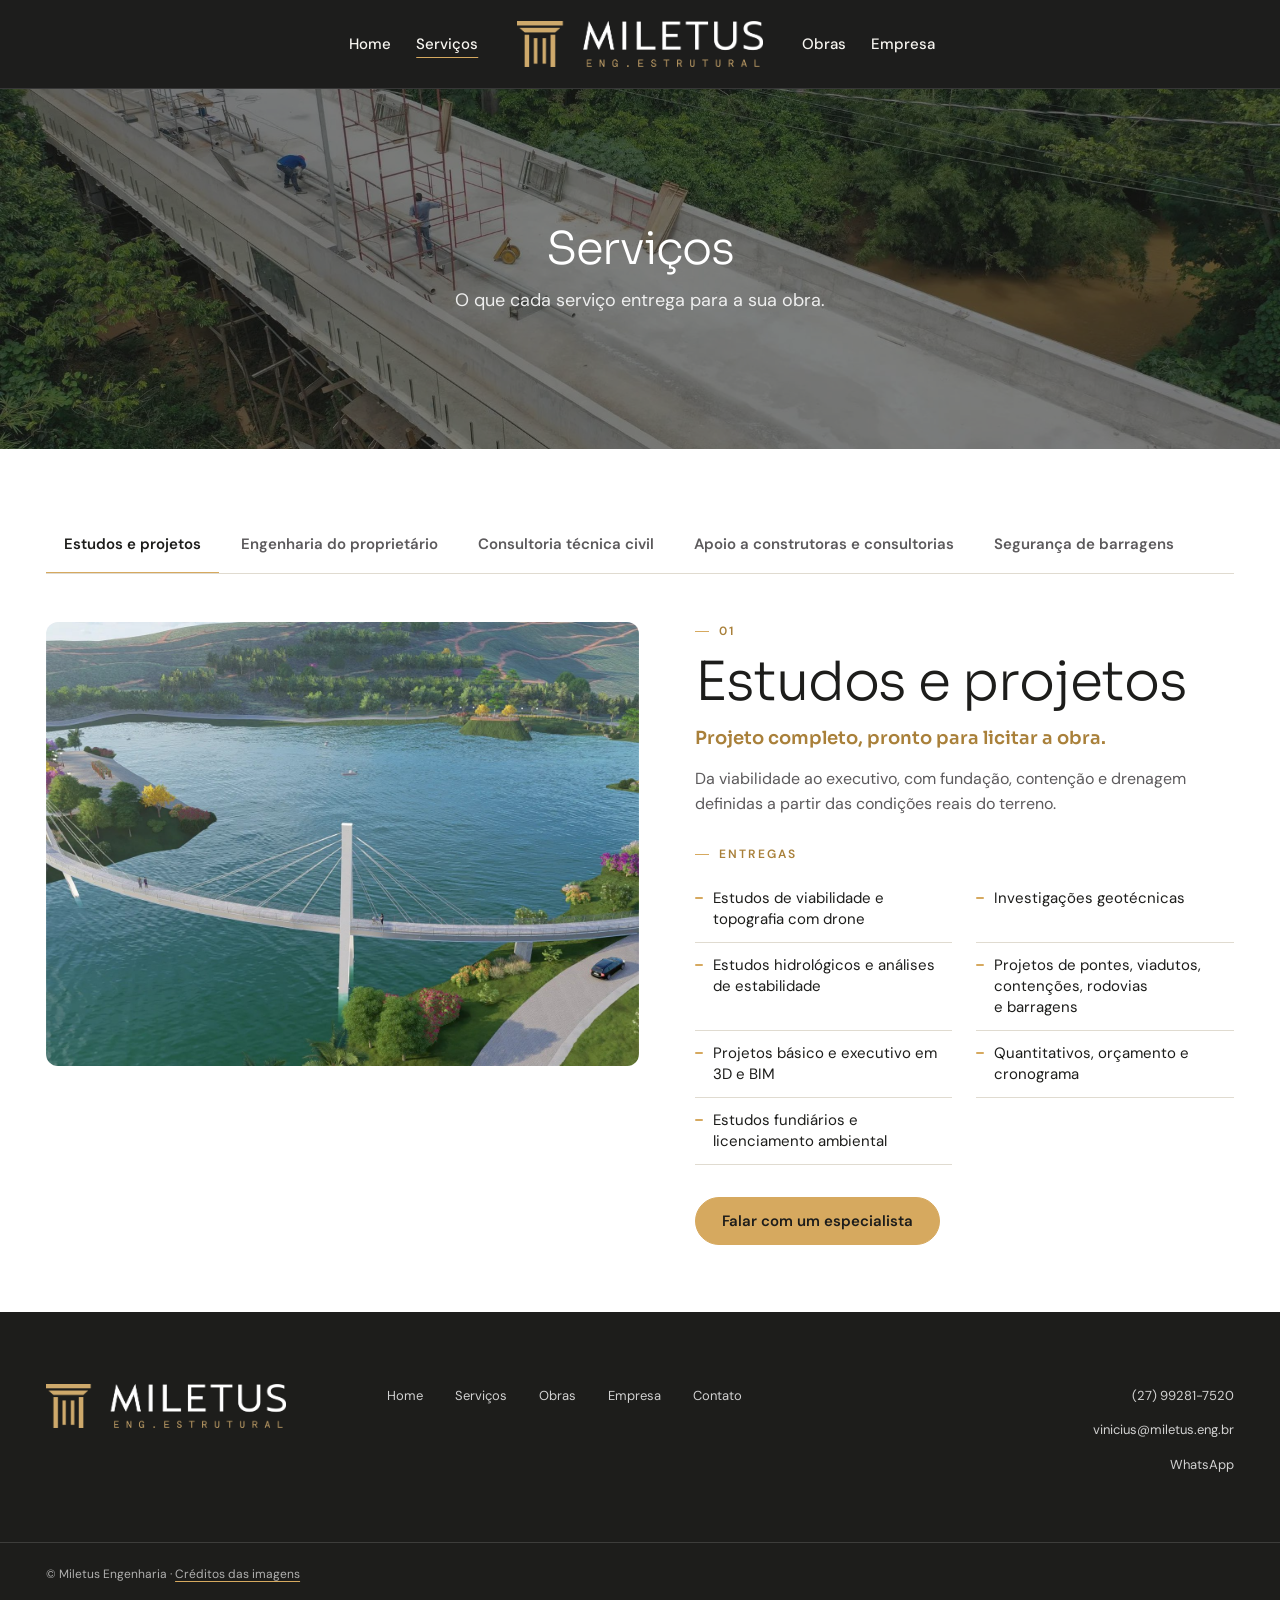
<file: servicos.html>
<!doctype html><html lang="pt-BR"><head><meta charset="utf-8"><meta name="viewport" content="width=device-width,initial-scale=1"><script>/* Telas largas (1700 px ou mais): a pagina inteira e ampliada na proporcao de um notebook de ~1470 px, para manter tamanhos e respiros iguais aos de uma tela padrao. */(function(){var d=document.documentElement;function f(){var W=innerWidth,H=innerHeight,z=W>=1700?Math.max(1,Math.min(W/1470,H/660)):1;if(z>1){d.style.zoom=z;d.style.setProperty('--vw',W/z/100+'px');d.style.setProperty('--vh',H/z/100+'px');d.classList.add('wide')}else{d.style.zoom='';d.style.removeProperty('--vw');d.style.removeProperty('--vh');d.classList.remove('wide')};d.classList.toggle('short',H/z<900);d.classList.toggle('xshort',H/z<700)}f();addEventListener('resize',f)})();</script>
<title>Servi&#231;os | Miletus Engenharia</title><meta name="description" content="O que cada servi&#231;o da Miletus entrega para a sua obra.">
<link rel="preconnect" href="https://fonts.googleapis.com"><link rel="preconnect" href="https://fonts.gstatic.com" crossorigin>
<link href="https://fonts.googleapis.com/css2?family=Sora:wght@300;400;600&family=DM+Sans:wght@300;400;500;600&display=swap" rel="stylesheet">
<link rel="stylesheet" href="assets/style.css"><link rel="stylesheet" href="assets/theme-p2.css"></head><body><header class="top"><div class="wrap bar">
<div class="lside"><nav class="nl"><ul><li><a href="index.html">Home</a></li><li><a href="servicos.html" class=on>Servi&#231;os</a></li></ul></nav></div>
<a href="index.html" class="logo"><img src="assets/logo-h-dark.png" alt="Miletus Engenharia"></a>
<div class="nr"><nav><ul><li><a href="portfolio.html">Obras</a></li><li><a href="index.html#empresa">Empresa</a></li></ul></nav></div>
<button class="burger" aria-label="Abrir menu" aria-controls="menu-mobile" aria-expanded="false"><span></span><span></span><span></span></button></div>
<nav class="mmenu" id="menu-mobile" aria-label="Menu principal"><ul><li><a href="index.html">Home</a></li><li><a href="servicos.html" class=on>Servi&#231;os</a></li><li><a href="portfolio.html">Obras</a></li><li><a href="index.html#empresa">Empresa</a></li><li><a href="index.html#contato">Contato</a></li></ul></nav></header><main id="conteudo"><section class="phero"><img src="assets/img/p09-1920.jpg" alt=""><span class="layer"></span><div class="wrap"><h1>Servi&#231;os</h1><p class="lead">O que cada servi&#231;o entrega para a sua obra.</p></div></section><section class="sec"><div class="wrap"><div class="tabs" role="tablist"><a role="tab" href="#estudos-e-projetos" data-tab="estudos-e-projetos">Estudos e projetos</a><a role="tab" href="#engenharia-do-proprietario" data-tab="engenharia-do-proprietario">Engenharia do propriet&#225;rio</a><a role="tab" href="#consultoria-tecnica-civil" data-tab="consultoria-tecnica-civil">Consultoria t&#233;cnica civil</a><a role="tab" href="#apoio-a-construtoras" data-tab="apoio-a-construtoras">Apoio a construtoras e consultorias</a><a role="tab" href="#seguranca-de-barragens" data-tab="seguranca-de-barragens">Seguran&#231;a de barragens</a></div><article class="panel" id="estudos-e-projetos" role="tabpanel"><div class="pimg"><img src="assets/img/svc-passarela-1920.jpg" alt="Estudos e projetos"></div><div class="ptxt"><p class="eyebrow">01</p><h2>Estudos e projetos</h2><p class="frase">Projeto completo, pronto para licitar a obra.</p><p class="desc">Da viabilidade ao executivo, com funda&#231;&#227;o, conten&#231;&#227;o e drenagem definidas a partir das condi&#231;&#245;es reais do terreno.</p><h4 class="eyebrow">Entregas</h4><ul class="ent"><li>Estudos de viabilidade e topografia com drone</li><li>Investiga&#231;&#245;es geot&#233;cnicas</li><li>Estudos hidrol&#243;gicos e an&#225;lises de estabilidade</li><li>Projetos de pontes, viadutos, conten&#231;&#245;es, rodovias e barragens</li><li>Projetos b&#225;sico e executivo em 3D e BIM</li><li>Quantitativos, or&#231;amento e cronograma</li><li>Estudos fundi&#225;rios e licenciamento ambiental</li></ul><a class="btn" href="index.html#contato">Falar com um especialista</a></div></article><article class="panel" id="engenharia-do-proprietario" role="tabpanel"><div class="pimg"><img src="assets/img/06_execucao-perfis-metalicos-em-balanco.jpg" alt="Engenharia do propriet&#225;rio"></div><div class="ptxt"><p class="eyebrow">02</p><h2>Engenharia do propriet&#225;rio</h2><p class="frase">Acompanhamento t&#233;cnico independente da obra.</p><p class="desc">Supervis&#227;o em campo de materiais, m&#233;todos e cronograma, com solu&#231;&#227;o de engenharia quando a obra encontra uma condi&#231;&#227;o n&#227;o prevista no projeto.</p><h4 class="eyebrow">Entregas</h4><ul class="ent"><li>Valida&#231;&#227;o e certifica&#231;&#227;o t&#233;cnica de projetos</li><li>Supervis&#227;o da constru&#231;&#227;o e do cronograma</li><li>Controle tecnol&#243;gico e ensaios</li><li>Readequa&#231;&#227;o de projeto em obra</li><li>Relat&#243;rios de inspe&#231;&#227;o</li><li>Laudo de Barragem Constru&#237;da para a Licen&#231;a de Opera&#231;&#227;o</li></ul><a class="btn" href="index.html#contato">Falar com um especialista</a></div></article><article class="panel" id="consultoria-tecnica-civil" role="tabpanel"><div class="pimg"><img src="assets/img/svc-inspecao-1920.jpg" alt="Consultoria t&#233;cnica civil"></div><div class="ptxt"><p class="eyebrow">03</p><h2>Consultoria t&#233;cnica civil</h2><p class="frase">Laudo conclusivo sobre estruturas existentes.</p><p class="desc">Avalia&#231;&#227;o de pontes, edifica&#231;&#245;es e estruturas em opera&#231;&#227;o com inspe&#231;&#227;o, ensaios e modelagem estrutural completa.</p><h4 class="eyebrow">Entregas</h4><ul class="ent"><li>Inspe&#231;&#245;es e per&#237;cias t&#233;cnicas</li><li>Ensaios n&#227;o destrutivos</li><li>Avalia&#231;&#227;o e modelagem estrutural</li><li>Projeto de refor&#231;o</li><li>An&#225;lise de reinvestimento</li><li>Projetos estruturais de edifica&#231;&#245;es</li></ul><a class="btn" href="index.html#contato">Falar com um especialista</a></div></article><article class="panel" id="apoio-a-construtoras" role="tabpanel"><div class="pimg"><img src="assets/img/06_execucao-armacao-contrafortes.jpg" alt="Apoio a construtoras e consultorias"></div><div class="ptxt"><p class="eyebrow">04</p><h2>Apoio a construtoras e consultorias</h2><p class="frase">Escopo t&#233;cnico completo no seu contrato.</p><p class="desc">Geotecnia, barragens, pontes e conten&#231;&#245;es assumidas por completo no contrato, da proposta &#224; supervis&#227;o em campo.</p><h4 class="eyebrow">Entregas</h4><ul class="ent"><li>Projetos para propostas e licita&#231;&#245;es, inclusive RDC e contrata&#231;&#245;es integradas</li><li>Projetos executivos de conten&#231;&#245;es e obras de arte especiais</li><li>Supervis&#227;o e inspe&#231;&#245;es em campo</li><li>Equipe t&#233;cnica local</li></ul><a class="btn" href="index.html#contato">Falar com um especialista</a></div></article><article class="panel" id="seguranca-de-barragens" role="tabpanel"><div class="pimg"><img src="assets/img/svc-dalmacio-1920.jpg" alt="Seguran&#231;a de barragens"></div><div class="ptxt"><p class="eyebrow">05</p><h2>Seguran&#231;a de barragens</h2><p class="frase">Barragem com a documenta&#231;&#227;o de seguran&#231;a em dia.</p><p class="desc">Inspe&#231;&#245;es, planos de seguran&#231;a e de emerg&#234;ncia e an&#225;lise da instrumenta&#231;&#227;o, com a documenta&#231;&#227;o da fiscaliza&#231;&#227;o sempre atualizada.</p><h4 class="eyebrow">Entregas</h4><ul class="ent"><li>Plano de Seguran&#231;a de Barragens (PSB) e revis&#227;o peri&#243;dica</li><li>Plano de A&#231;&#227;o Emergencial (PAE e PAEBM)</li><li>Estudos de dam break</li><li>Inspe&#231;&#245;es regulares e especiais</li><li>An&#225;lise de instrumenta&#231;&#227;o e de comportamento</li></ul><a class="btn" href="index.html#contato">Falar com um especialista</a></div></article></div></section></main><footer class="foot"><div class="wrap fgrid"><img class="flogo" src="assets/logo-h-dark.png" alt="Miletus Engenharia">
<ul class="fnav"><li><a href="index.html">Home</a></li><li><a href="servicos.html">Servi&#231;os</a></li><li><a href="portfolio.html">Obras</a></li><li><a href="index.html#empresa">Empresa</a></li><li><a href="index.html#contato">Contato</a></li></ul><ul class="fcont"><li><a href="tel:+5527992817520">(27) 99281-7520</a></li><li><a href="mailto:vinicius@miletus.eng.br">vinicius@miletus.eng.br</a></li><li><a href="https://wa.me/5527992817520" target="_blank" rel="noopener">WhatsApp</a></li></ul></div>
<div class="wrap fbase">&#169; Miletus Engenharia &#183; <a href="creditos.html">Cr&#233;ditos das imagens</a></div></footer><script src="assets/main.js"></script></body></html>
</file>
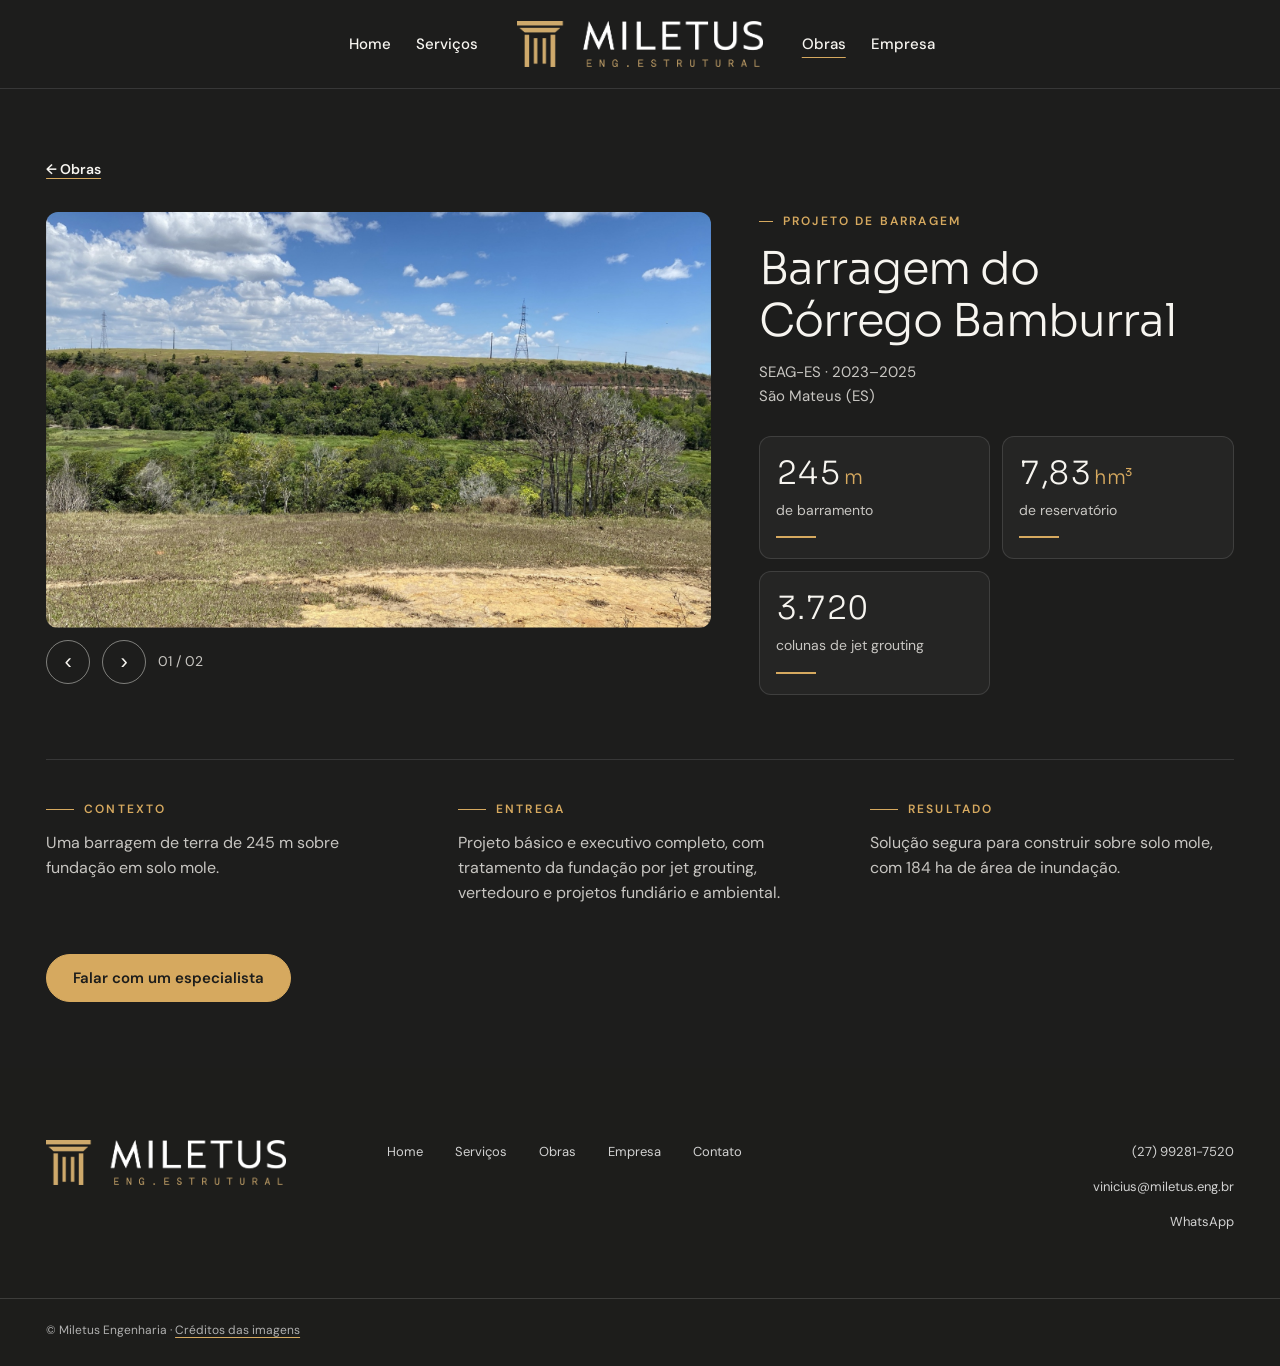
<file: obras/barragem-bamburral.html>
<!doctype html><html lang="pt-BR"><head><meta charset="utf-8"><meta name="viewport" content="width=device-width,initial-scale=1"><script>/* Telas largas (1700 px ou mais): a pagina inteira e ampliada na proporcao de um notebook de ~1470 px, para manter tamanhos e respiros iguais aos de uma tela padrao. */(function(){var d=document.documentElement;function f(){var W=innerWidth,H=innerHeight,z=W>=1700?Math.max(1,Math.min(W/1470,H/660)):1;if(z>1){d.style.zoom=z;d.style.setProperty('--vw',W/z/100+'px');d.style.setProperty('--vh',H/z/100+'px');d.classList.add('wide')}else{d.style.zoom='';d.style.removeProperty('--vw');d.style.removeProperty('--vh');d.classList.remove('wide')};d.classList.toggle('short',H/z<900);d.classList.toggle('xshort',H/z<700)}f();addEventListener('resize',f)})();</script>
<title>Barragem do C&#243;rrego Bamburral | Miletus Engenharia</title><meta name="description" content="Projeto de barragem: 7,83&#160;milh&#245;es de m&#179; sobre solo mole.">
<link rel="preconnect" href="https://fonts.googleapis.com"><link rel="preconnect" href="https://fonts.gstatic.com" crossorigin>
<link href="https://fonts.googleapis.com/css2?family=Sora:wght@300;400;600&family=DM+Sans:wght@300;400;500;600&display=swap" rel="stylesheet">
<link rel="stylesheet" href="../assets/style.css"><link rel="stylesheet" href="../assets/theme-p2.css"></head><body><header class="top"><div class="wrap bar">
<div class="lside"><nav class="nl"><ul><li><a href="../index.html">Home</a></li><li><a href="../servicos.html">Servi&#231;os</a></li></ul></nav></div>
<a href="../index.html" class="logo"><img src="../assets/logo-h-dark.png" alt="Miletus Engenharia"></a>
<div class="nr"><nav><ul><li><a href="../portfolio.html" class=on>Obras</a></li><li><a href="../index.html#empresa">Empresa</a></li></ul></nav></div>
<button class="burger" aria-label="Abrir menu" aria-controls="menu-mobile" aria-expanded="false"><span></span><span></span><span></span></button></div>
<nav class="mmenu" id="menu-mobile" aria-label="Menu principal"><ul><li><a href="../index.html">Home</a></li><li><a href="../servicos.html">Servi&#231;os</a></li><li><a href="../portfolio.html" class=on>Obras</a></li><li><a href="../index.html#empresa">Empresa</a></li><li><a href="../index.html#contato">Contato</a></li></ul></nav></header><main id="conteudo"><section class="sec ficha"><div class="wrap"><a class="back" href="../portfolio.html">&#8592; Obras</a>
<div class="fgrid2"><div class="gallery" data-n="2"><div class="gview"><img src="../assets/img/o-bamburral-vale.jpg" alt="Barragem do C&#243;rrego Bamburral, imagem 1" class=on><img src="../assets/img/o-bamburral-sondagem.jpg" alt="Barragem do C&#243;rrego Bamburral, imagem 2" ></div><div class="gnav"><button class="gprev" aria-label="Imagem anterior">&#8249;</button><button class="gnext" aria-label="Pr&#243;xima imagem">&#8250;</button><span class="gcount">01 / 02</span></div></div>
<div class="finfo"><p class="eyebrow">Projeto de barragem</p><h1>Barragem do C&#243;rrego Bamburral</h1><p class="fmeta">SEAG-ES &#183; 2023&#8211;2025</p><p class="fmeta">S&#227;o Mateus (ES)</p>
<div class="ncards n3"><div class="nc"><b>245<i>m</i></b><span>de barramento</span></div><div class="nc"><b>7,83<i>hm&#179;</i></b><span>de reservat&#243;rio</span></div><div class="nc"><b>3.720</b><span>colunas de jet grouting</span></div></div></div></div>
<div class="cer"><div><p class="eyebrow">Contexto</p><p>Uma barragem de terra de 245 m sobre funda&#231;&#227;o em solo mole.</p></div><div><p class="eyebrow">Entrega</p><p>Projeto b&#225;sico e executivo completo, com tratamento da funda&#231;&#227;o por jet grouting, vertedouro e projetos fundi&#225;rio e ambiental.</p></div>
<div><p class="eyebrow">Resultado</p><p>Solu&#231;&#227;o segura para construir sobre solo mole, com 184&#160;ha de &#225;rea de inunda&#231;&#227;o.</p></div></div>
<div class="cta"><a class="btn" href="../index.html#contato">Falar com um especialista</a></div></div></section></main><footer class="foot"><div class="wrap fgrid"><img class="flogo" src="../assets/logo-h-dark.png" alt="Miletus Engenharia">
<ul class="fnav"><li><a href="../index.html">Home</a></li><li><a href="../servicos.html">Servi&#231;os</a></li><li><a href="../portfolio.html">Obras</a></li><li><a href="../index.html#empresa">Empresa</a></li><li><a href="../index.html#contato">Contato</a></li></ul><ul class="fcont"><li><a href="tel:+5527992817520">(27) 99281-7520</a></li><li><a href="mailto:vinicius@miletus.eng.br">vinicius@miletus.eng.br</a></li><li><a href="https://wa.me/5527992817520" target="_blank" rel="noopener">WhatsApp</a></li></ul></div>
<div class="wrap fbase">&#169; Miletus Engenharia &#183; <a href="../creditos.html">Cr&#233;ditos das imagens</a></div></footer><script src="../assets/main.js"></script></body></html>
</file>
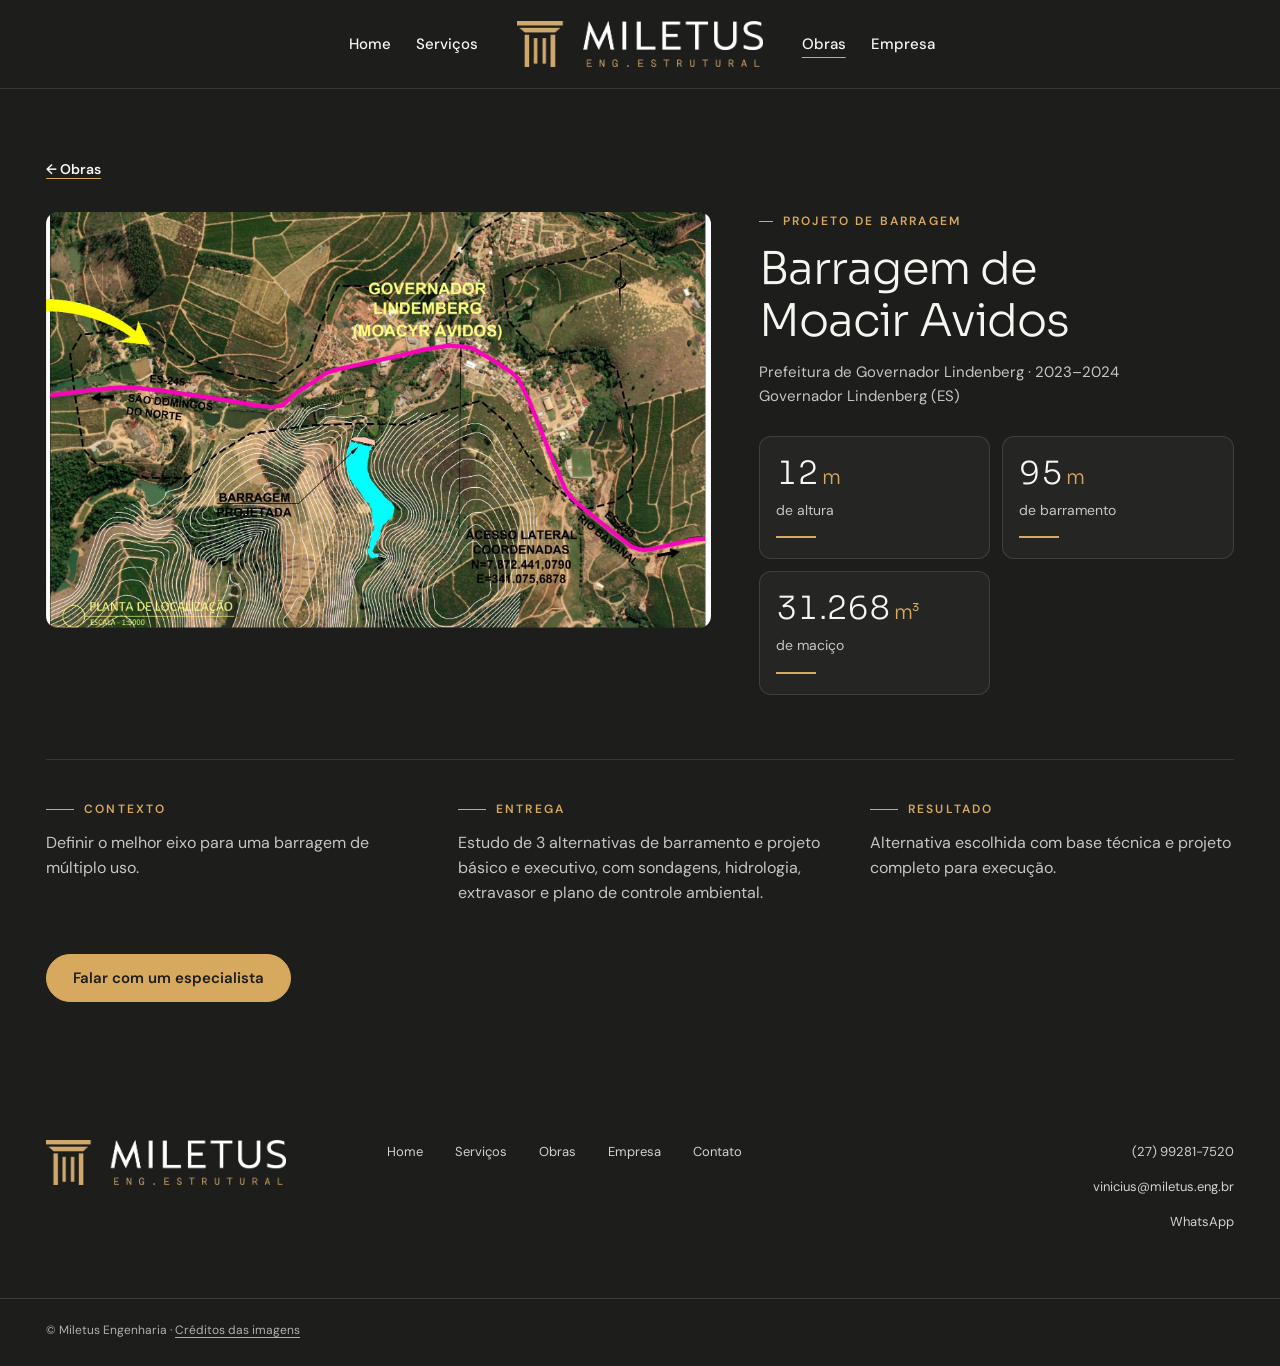
<file: obras/barragem-moacir-avidos.html>
<!doctype html><html lang="pt-BR"><head><meta charset="utf-8"><meta name="viewport" content="width=device-width,initial-scale=1"><script>/* Telas largas (1700 px ou mais): a pagina inteira e ampliada na proporcao de um notebook de ~1470 px, para manter tamanhos e respiros iguais aos de uma tela padrao. */(function(){var d=document.documentElement;function f(){var W=innerWidth,H=innerHeight,z=W>=1700?Math.max(1,Math.min(W/1470,H/660)):1;if(z>1){d.style.zoom=z;d.style.setProperty('--vw',W/z/100+'px');d.style.setProperty('--vh',H/z/100+'px');d.classList.add('wide')}else{d.style.zoom='';d.style.removeProperty('--vw');d.style.removeProperty('--vh');d.classList.remove('wide')};d.classList.toggle('short',H/z<900);d.classList.toggle('xshort',H/z<700)}f();addEventListener('resize',f)})();</script>
<title>Barragem de Moacir Avidos | Miletus Engenharia</title><meta name="description" content="Projeto de barragem: Barragem de m&#250;ltiplo uso.">
<link rel="preconnect" href="https://fonts.googleapis.com"><link rel="preconnect" href="https://fonts.gstatic.com" crossorigin>
<link href="https://fonts.googleapis.com/css2?family=Sora:wght@300;400;600&family=DM+Sans:wght@300;400;500;600&display=swap" rel="stylesheet">
<link rel="stylesheet" href="../assets/style.css"><link rel="stylesheet" href="../assets/theme-p2.css"></head><body><header class="top"><div class="wrap bar">
<div class="lside"><nav class="nl"><ul><li><a href="../index.html">Home</a></li><li><a href="../servicos.html">Servi&#231;os</a></li></ul></nav></div>
<a href="../index.html" class="logo"><img src="../assets/logo-h-dark.png" alt="Miletus Engenharia"></a>
<div class="nr"><nav><ul><li><a href="../portfolio.html" class=on>Obras</a></li><li><a href="../index.html#empresa">Empresa</a></li></ul></nav></div>
<button class="burger" aria-label="Abrir menu" aria-controls="menu-mobile" aria-expanded="false"><span></span><span></span><span></span></button></div>
<nav class="mmenu" id="menu-mobile" aria-label="Menu principal"><ul><li><a href="../index.html">Home</a></li><li><a href="../servicos.html">Servi&#231;os</a></li><li><a href="../portfolio.html" class=on>Obras</a></li><li><a href="../index.html#empresa">Empresa</a></li><li><a href="../index.html#contato">Contato</a></li></ul></nav></header><main id="conteudo"><section class="sec ficha"><div class="wrap"><a class="back" href="../portfolio.html">&#8592; Obras</a>
<div class="fgrid2"><div class="gallery" data-n="1"><div class="gview"><img src="../assets/img/o-moacir-localizacao.jpg" alt="Barragem de Moacir Avidos, imagem 1" class=on></div></div>
<div class="finfo"><p class="eyebrow">Projeto de barragem</p><h1>Barragem de Moacir Avidos</h1><p class="fmeta">Prefeitura de Governador Lindenberg &#183; 2023&#8211;2024</p><p class="fmeta">Governador Lindenberg (ES)</p>
<div class="ncards n3"><div class="nc"><b>12<i>m</i></b><span>de altura</span></div><div class="nc"><b>95<i>m</i></b><span>de barramento</span></div><div class="nc"><b>31.268<i>m&#179;</i></b><span>de maci&#231;o</span></div></div></div></div>
<div class="cer"><div><p class="eyebrow">Contexto</p><p>Definir o melhor eixo para uma barragem de m&#250;ltiplo uso.</p></div><div><p class="eyebrow">Entrega</p><p>Estudo de 3 alternativas de barramento e projeto b&#225;sico e executivo, com sondagens, hidrologia, extravasor e plano de controle ambiental.</p></div>
<div><p class="eyebrow">Resultado</p><p>Alternativa escolhida com base t&#233;cnica e projeto completo para execu&#231;&#227;o.</p></div></div>
<div class="cta"><a class="btn" href="../index.html#contato">Falar com um especialista</a></div></div></section></main><footer class="foot"><div class="wrap fgrid"><img class="flogo" src="../assets/logo-h-dark.png" alt="Miletus Engenharia">
<ul class="fnav"><li><a href="../index.html">Home</a></li><li><a href="../servicos.html">Servi&#231;os</a></li><li><a href="../portfolio.html">Obras</a></li><li><a href="../index.html#empresa">Empresa</a></li><li><a href="../index.html#contato">Contato</a></li></ul><ul class="fcont"><li><a href="tel:+5527992817520">(27) 99281-7520</a></li><li><a href="mailto:vinicius@miletus.eng.br">vinicius@miletus.eng.br</a></li><li><a href="https://wa.me/5527992817520" target="_blank" rel="noopener">WhatsApp</a></li></ul></div>
<div class="wrap fbase">&#169; Miletus Engenharia &#183; <a href="../creditos.html">Cr&#233;ditos das imagens</a></div></footer><script src="../assets/main.js"></script></body></html>
</file>
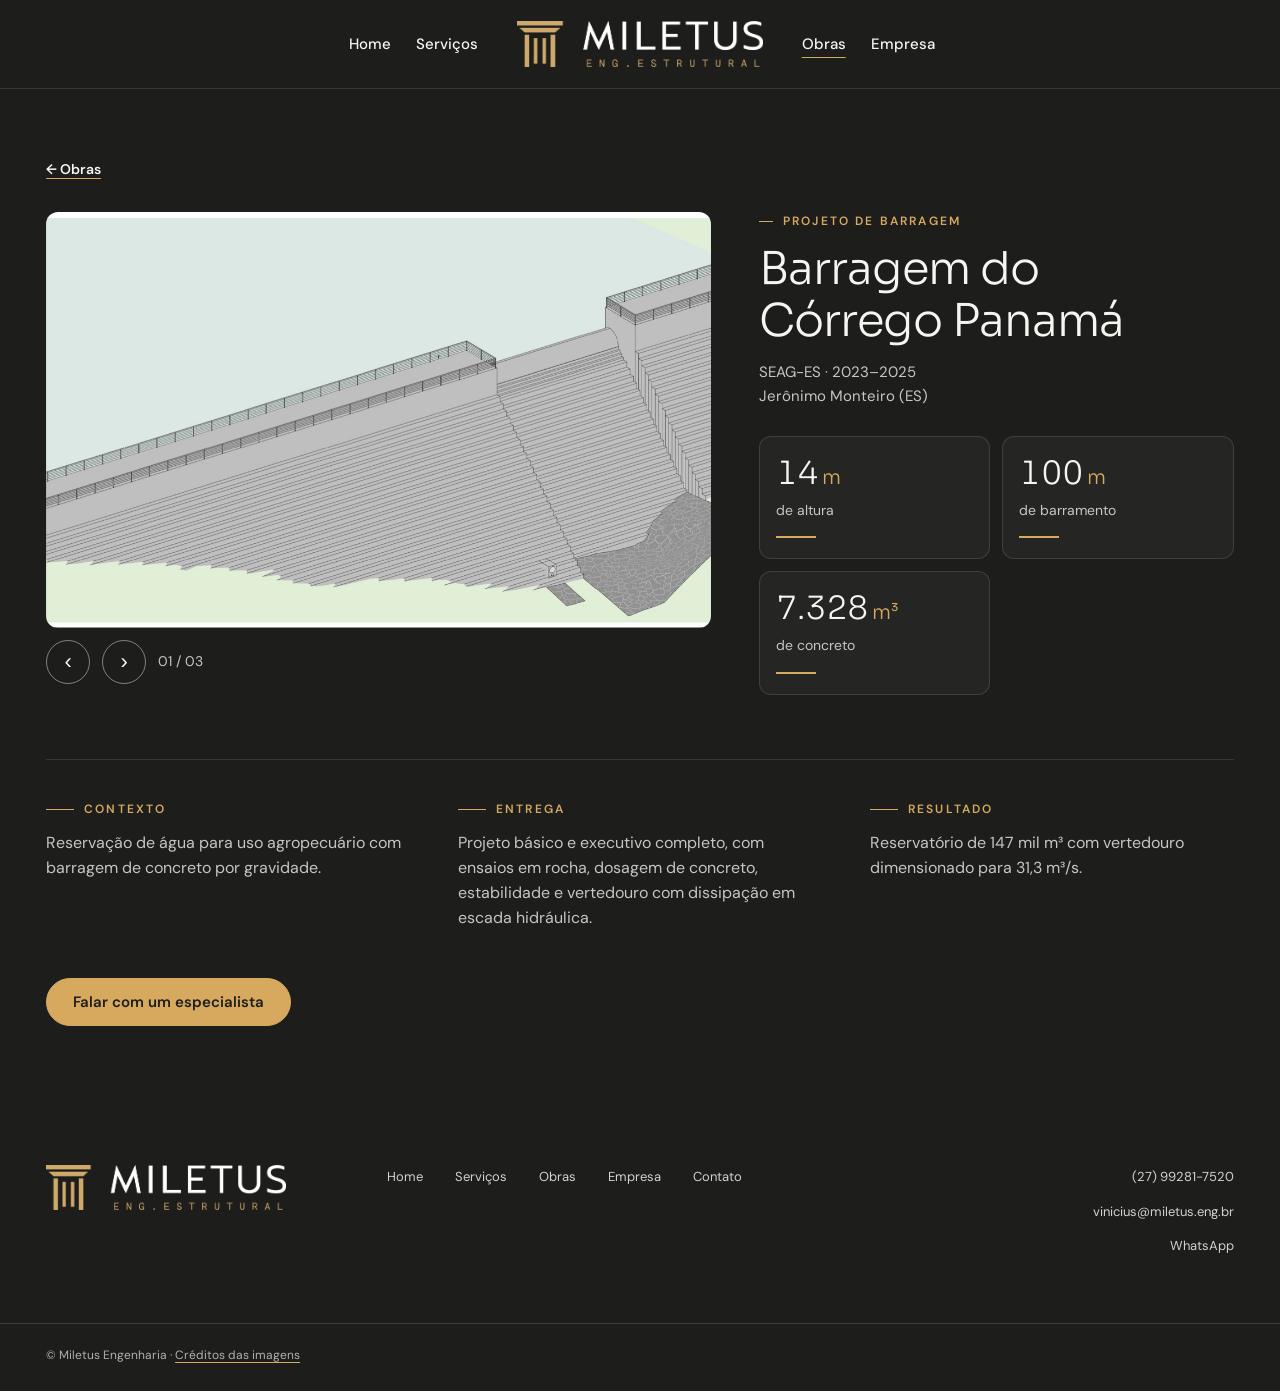
<file: obras/barragem-panama.html>
<!doctype html><html lang="pt-BR"><head><meta charset="utf-8"><meta name="viewport" content="width=device-width,initial-scale=1"><script>/* Telas largas (1700 px ou mais): a pagina inteira e ampliada na proporcao de um notebook de ~1470 px, para manter tamanhos e respiros iguais aos de uma tela padrao. */(function(){var d=document.documentElement;function f(){var W=innerWidth,H=innerHeight,z=W>=1700?Math.max(1,Math.min(W/1470,H/660)):1;if(z>1){d.style.zoom=z;d.style.setProperty('--vw',W/z/100+'px');d.style.setProperty('--vh',H/z/100+'px');d.classList.add('wide')}else{d.style.zoom='';d.style.removeProperty('--vw');d.style.removeProperty('--vh');d.classList.remove('wide')};d.classList.toggle('short',H/z<900);d.classList.toggle('xshort',H/z<700)}f();addEventListener('resize',f)})();</script>
<title>Barragem do C&#243;rrego Panam&#225; | Miletus Engenharia</title><meta name="description" content="Projeto de barragem: Barragem de concreto com vertedouro em degraus.">
<link rel="preconnect" href="https://fonts.googleapis.com"><link rel="preconnect" href="https://fonts.gstatic.com" crossorigin>
<link href="https://fonts.googleapis.com/css2?family=Sora:wght@300;400;600&family=DM+Sans:wght@300;400;500;600&display=swap" rel="stylesheet">
<link rel="stylesheet" href="../assets/style.css"><link rel="stylesheet" href="../assets/theme-p2.css"></head><body><header class="top"><div class="wrap bar">
<div class="lside"><nav class="nl"><ul><li><a href="../index.html">Home</a></li><li><a href="../servicos.html">Servi&#231;os</a></li></ul></nav></div>
<a href="../index.html" class="logo"><img src="../assets/logo-h-dark.png" alt="Miletus Engenharia"></a>
<div class="nr"><nav><ul><li><a href="../portfolio.html" class=on>Obras</a></li><li><a href="../index.html#empresa">Empresa</a></li></ul></nav></div>
<button class="burger" aria-label="Abrir menu" aria-controls="menu-mobile" aria-expanded="false"><span></span><span></span><span></span></button></div>
<nav class="mmenu" id="menu-mobile" aria-label="Menu principal"><ul><li><a href="../index.html">Home</a></li><li><a href="../servicos.html">Servi&#231;os</a></li><li><a href="../portfolio.html" class=on>Obras</a></li><li><a href="../index.html#empresa">Empresa</a></li><li><a href="../index.html#contato">Contato</a></li></ul></nav></header><main id="conteudo"><section class="sec ficha"><div class="wrap"><a class="back" href="../portfolio.html">&#8592; Obras</a>
<div class="fgrid2"><div class="gallery" data-n="3"><div class="gview"><img src="../assets/img/o-panama-perspectiva.jpg" alt="Barragem do C&#243;rrego Panam&#225;, imagem 1" class=on><img src="../assets/img/o-panama-elevacao.jpg" alt="Barragem do C&#243;rrego Panam&#225;, imagem 2" ><img src="../assets/img/o-panama-inundacao.jpg" alt="Barragem do C&#243;rrego Panam&#225;, imagem 3" ></div><div class="gnav"><button class="gprev" aria-label="Imagem anterior">&#8249;</button><button class="gnext" aria-label="Pr&#243;xima imagem">&#8250;</button><span class="gcount">01 / 03</span></div></div>
<div class="finfo"><p class="eyebrow">Projeto de barragem</p><h1>Barragem do C&#243;rrego Panam&#225;</h1><p class="fmeta">SEAG-ES &#183; 2023&#8211;2025</p><p class="fmeta">Jer&#244;nimo Monteiro (ES)</p>
<div class="ncards n3"><div class="nc"><b>14<i>m</i></b><span>de altura</span></div><div class="nc"><b>100<i>m</i></b><span>de barramento</span></div><div class="nc"><b>7.328<i>m&#179;</i></b><span>de concreto</span></div></div></div></div>
<div class="cer"><div><p class="eyebrow">Contexto</p><p>Reserva&#231;&#227;o de &#225;gua para uso agropecu&#225;rio com barragem de concreto por gravidade.</p></div><div><p class="eyebrow">Entrega</p><p>Projeto b&#225;sico e executivo completo, com ensaios em rocha, dosagem de concreto, estabilidade e vertedouro com dissipa&#231;&#227;o em escada hidr&#225;ulica.</p></div>
<div><p class="eyebrow">Resultado</p><p>Reservat&#243;rio de 147&#160;mil m&#179; com vertedouro dimensionado para 31,3&#160;m&#179;/s.</p></div></div>
<div class="cta"><a class="btn" href="../index.html#contato">Falar com um especialista</a></div></div></section></main><footer class="foot"><div class="wrap fgrid"><img class="flogo" src="../assets/logo-h-dark.png" alt="Miletus Engenharia">
<ul class="fnav"><li><a href="../index.html">Home</a></li><li><a href="../servicos.html">Servi&#231;os</a></li><li><a href="../portfolio.html">Obras</a></li><li><a href="../index.html#empresa">Empresa</a></li><li><a href="../index.html#contato">Contato</a></li></ul><ul class="fcont"><li><a href="tel:+5527992817520">(27) 99281-7520</a></li><li><a href="mailto:vinicius@miletus.eng.br">vinicius@miletus.eng.br</a></li><li><a href="https://wa.me/5527992817520" target="_blank" rel="noopener">WhatsApp</a></li></ul></div>
<div class="wrap fbase">&#169; Miletus Engenharia &#183; <a href="../creditos.html">Cr&#233;ditos das imagens</a></div></footer><script src="../assets/main.js"></script></body></html>
</file>
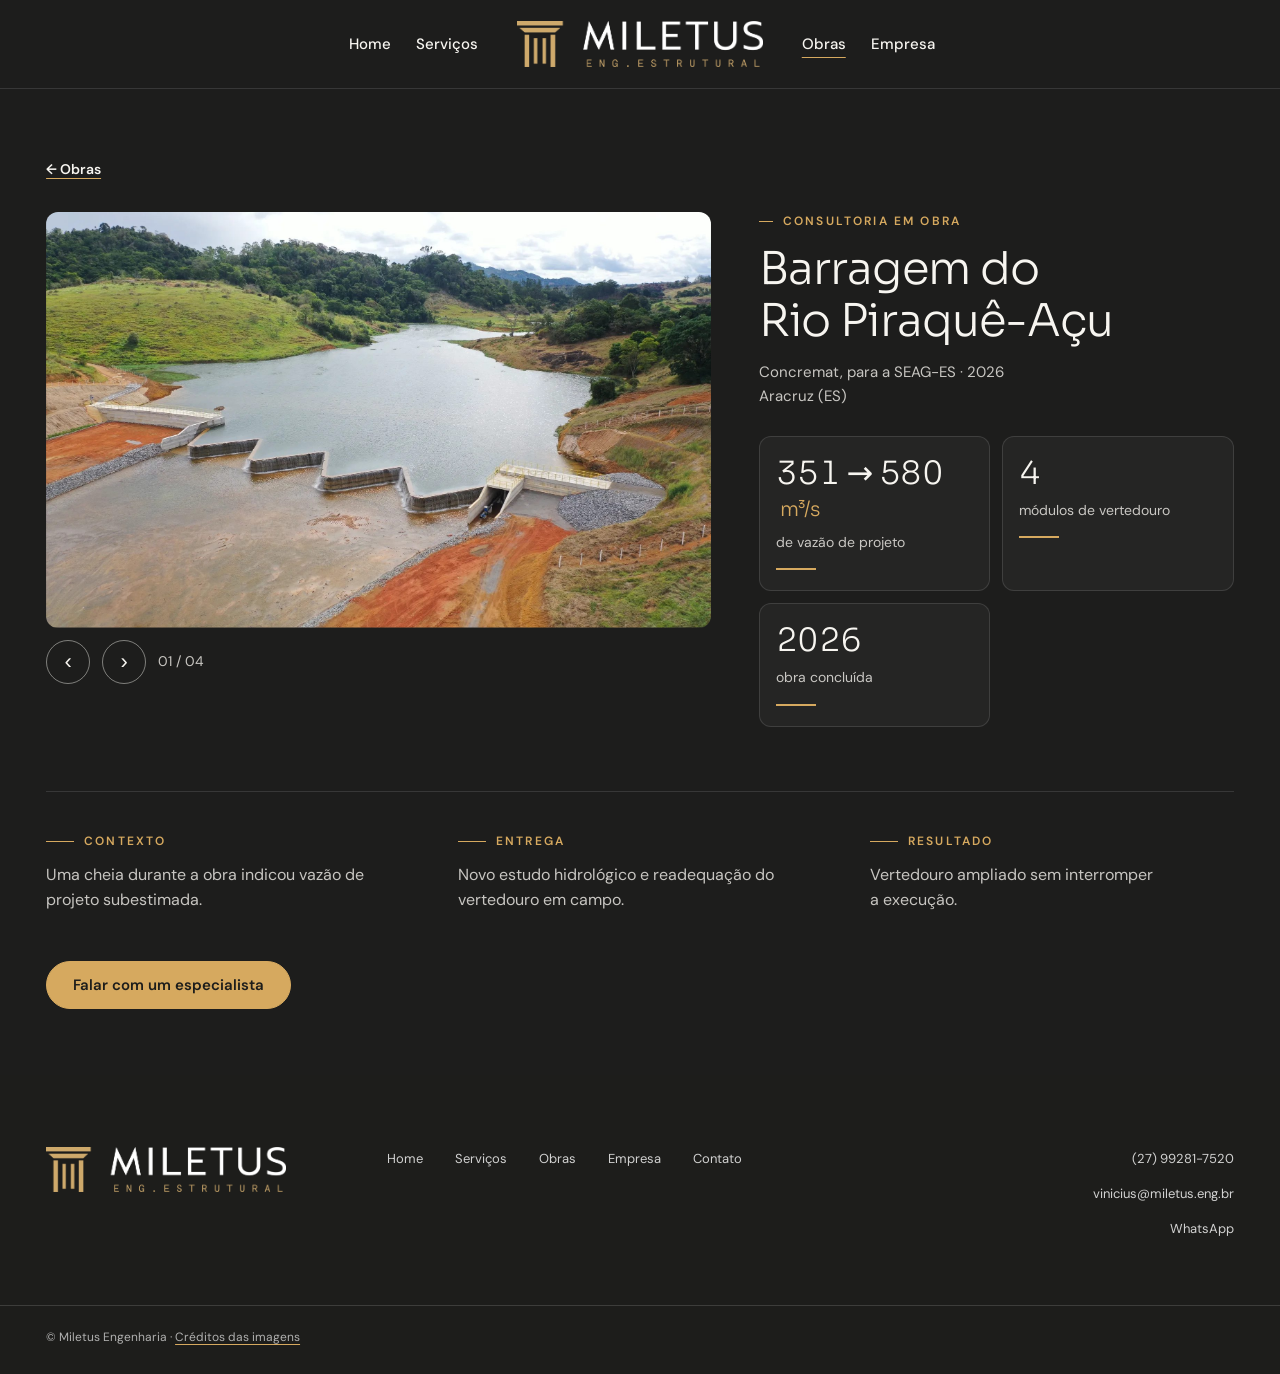
<file: obras/barragem-piraque-acu.html>
<!doctype html><html lang="pt-BR"><head><meta charset="utf-8"><meta name="viewport" content="width=device-width,initial-scale=1"><script>/* Telas largas (1700 px ou mais): a pagina inteira e ampliada na proporcao de um notebook de ~1470 px, para manter tamanhos e respiros iguais aos de uma tela padrao. */(function(){var d=document.documentElement;function f(){var W=innerWidth,H=innerHeight,z=W>=1700?Math.max(1,Math.min(W/1470,H/660)):1;if(z>1){d.style.zoom=z;d.style.setProperty('--vw',W/z/100+'px');d.style.setProperty('--vh',H/z/100+'px');d.classList.add('wide')}else{d.style.zoom='';d.style.removeProperty('--vw');d.style.removeProperty('--vh');d.classList.remove('wide')};d.classList.toggle('short',H/z<900);d.classList.toggle('xshort',H/z<700)}f();addEventListener('resize',f)})();</script>
<title>Barragem do Rio Piraqu&#234;-A&#231;u | Miletus Engenharia</title><meta name="description" content="Consultoria em obra: Vaz&#227;o de projeto de 351 para 580 m&#179;/s.">
<link rel="preconnect" href="https://fonts.googleapis.com"><link rel="preconnect" href="https://fonts.gstatic.com" crossorigin>
<link href="https://fonts.googleapis.com/css2?family=Sora:wght@300;400;600&family=DM+Sans:wght@300;400;500;600&display=swap" rel="stylesheet">
<link rel="stylesheet" href="../assets/style.css"><link rel="stylesheet" href="../assets/theme-p2.css"></head><body><header class="top"><div class="wrap bar">
<div class="lside"><nav class="nl"><ul><li><a href="../index.html">Home</a></li><li><a href="../servicos.html">Servi&#231;os</a></li></ul></nav></div>
<a href="../index.html" class="logo"><img src="../assets/logo-h-dark.png" alt="Miletus Engenharia"></a>
<div class="nr"><nav><ul><li><a href="../portfolio.html" class=on>Obras</a></li><li><a href="../index.html#empresa">Empresa</a></li></ul></nav></div>
<button class="burger" aria-label="Abrir menu" aria-controls="menu-mobile" aria-expanded="false"><span></span><span></span><span></span></button></div>
<nav class="mmenu" id="menu-mobile" aria-label="Menu principal"><ul><li><a href="../index.html">Home</a></li><li><a href="../servicos.html">Servi&#231;os</a></li><li><a href="../portfolio.html" class=on>Obras</a></li><li><a href="../index.html#empresa">Empresa</a></li><li><a href="../index.html#contato">Contato</a></li></ul></nav></header><main id="conteudo"><section class="sec ficha"><div class="wrap"><a class="back" href="../portfolio.html">&#8592; Obras</a>
<div class="fgrid2"><div class="gallery" data-n="4"><div class="gview"><img src="../assets/img/g-piraque-01-1920.jpg" alt="Barragem do Rio Piraqu&#234;-A&#231;u, imagem 1" class=on><img src="../assets/img/hero-piraque-1920.jpg" alt="Barragem do Rio Piraqu&#234;-A&#231;u, imagem 2" ><img src="../assets/img/svc-piraque-1920.jpg" alt="Barragem do Rio Piraqu&#234;-A&#231;u, imagem 3" ><img src="../assets/img/03_drone-obra-vertedouro-labirinto-2026-04.jpg" alt="Barragem do Rio Piraqu&#234;-A&#231;u, imagem 4" ></div><div class="gnav"><button class="gprev" aria-label="Imagem anterior">&#8249;</button><button class="gnext" aria-label="Pr&#243;xima imagem">&#8250;</button><span class="gcount">01 / 04</span></div></div>
<div class="finfo"><p class="eyebrow">Consultoria em obra</p><h1>Barragem do Rio Piraqu&#234;-A&#231;u</h1><p class="fmeta">Concremat, para a SEAG-ES &#183; 2026</p><p class="fmeta">Aracruz (ES)</p>
<div class="ncards n3"><div class="nc"><b>351 &#8594; 580<i>m&#179;/s</i></b><span>de vaz&#227;o de projeto</span></div><div class="nc"><b>4</b><span>m&#243;dulos de vertedouro</span></div><div class="nc"><b>2026</b><span>obra conclu&#237;da</span></div></div></div></div>
<div class="cer"><div><p class="eyebrow">Contexto</p><p>Uma cheia durante a obra indicou vaz&#227;o de projeto subestimada.</p></div><div><p class="eyebrow">Entrega</p><p>Novo estudo hidrol&#243;gico e readequa&#231;&#227;o do vertedouro em campo.</p></div>
<div><p class="eyebrow">Resultado</p><p>Vertedouro ampliado sem interromper a execu&#231;&#227;o.</p></div></div>
<div class="cta"><a class="btn" href="../index.html#contato">Falar com um especialista</a></div></div></section></main><footer class="foot"><div class="wrap fgrid"><img class="flogo" src="../assets/logo-h-dark.png" alt="Miletus Engenharia">
<ul class="fnav"><li><a href="../index.html">Home</a></li><li><a href="../servicos.html">Servi&#231;os</a></li><li><a href="../portfolio.html">Obras</a></li><li><a href="../index.html#empresa">Empresa</a></li><li><a href="../index.html#contato">Contato</a></li></ul><ul class="fcont"><li><a href="tel:+5527992817520">(27) 99281-7520</a></li><li><a href="mailto:vinicius@miletus.eng.br">vinicius@miletus.eng.br</a></li><li><a href="https://wa.me/5527992817520" target="_blank" rel="noopener">WhatsApp</a></li></ul></div>
<div class="wrap fbase">&#169; Miletus Engenharia &#183; <a href="../creditos.html">Cr&#233;ditos das imagens</a></div></footer><script src="../assets/main.js"></script></body></html>
</file>
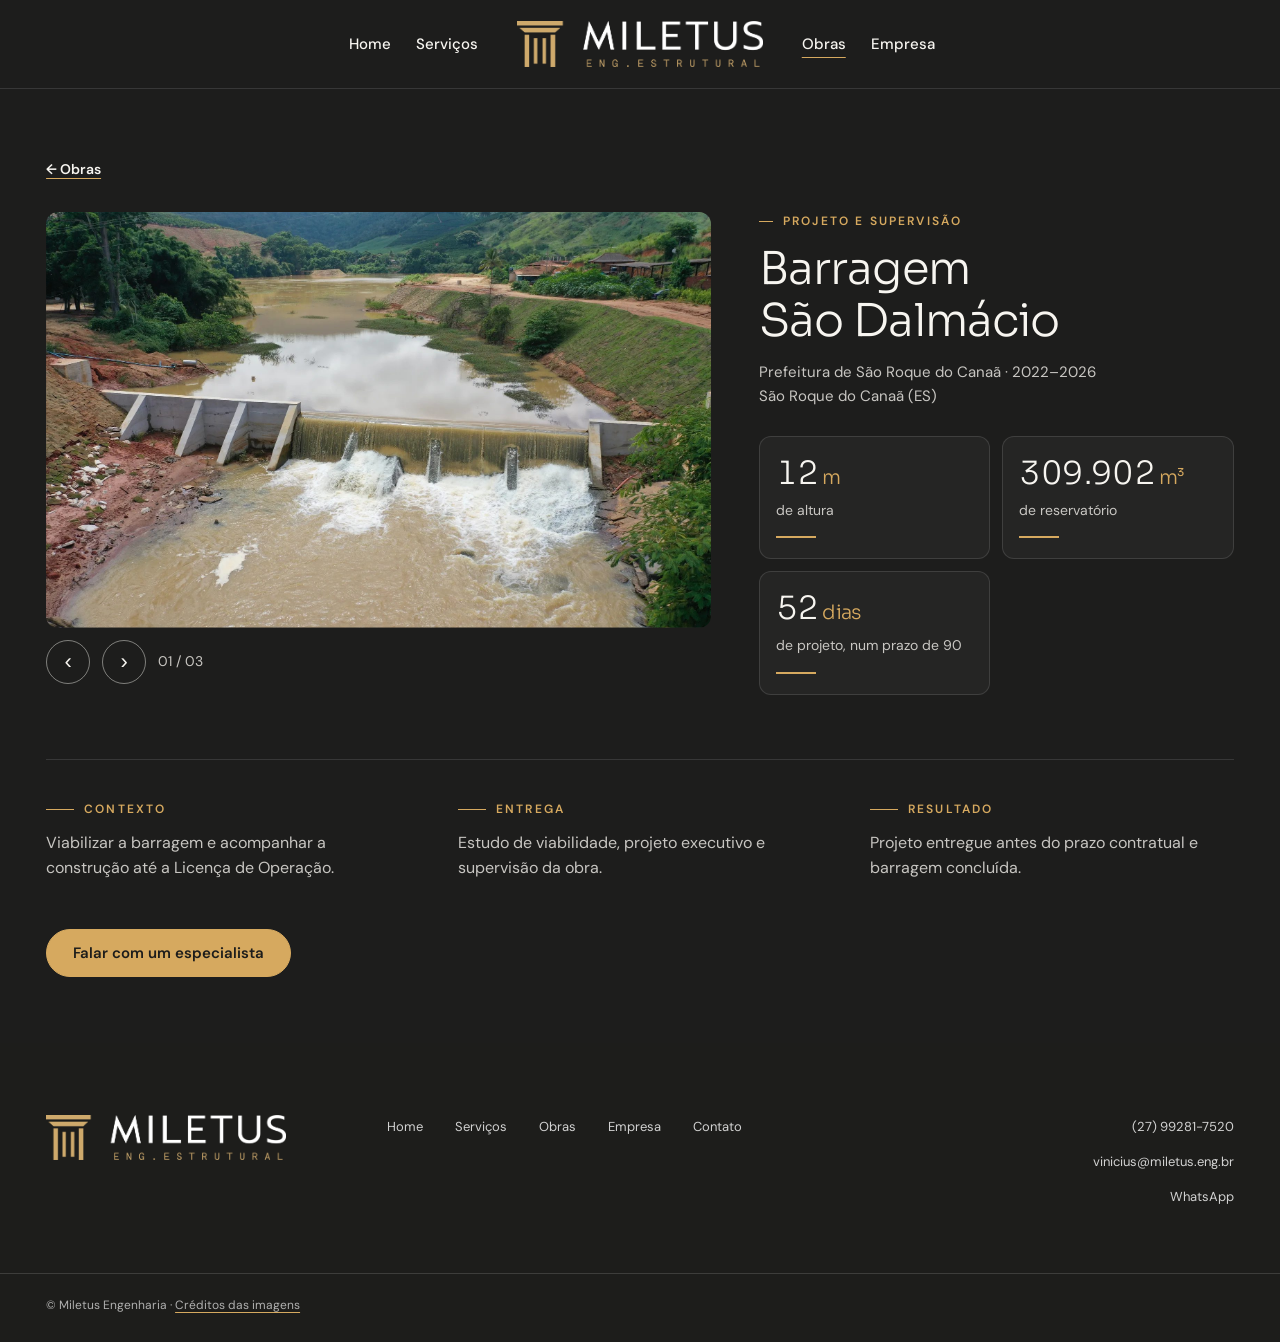
<file: obras/barragem-sao-dalmacio.html>
<!doctype html><html lang="pt-BR"><head><meta charset="utf-8"><meta name="viewport" content="width=device-width,initial-scale=1"><script>/* Telas largas (1700 px ou mais): a pagina inteira e ampliada na proporcao de um notebook de ~1470 px, para manter tamanhos e respiros iguais aos de uma tela padrao. */(function(){var d=document.documentElement;function f(){var W=innerWidth,H=innerHeight,z=W>=1700?Math.max(1,Math.min(W/1470,H/660)):1;if(z>1){d.style.zoom=z;d.style.setProperty('--vw',W/z/100+'px');d.style.setProperty('--vh',H/z/100+'px');d.classList.add('wide')}else{d.style.zoom='';d.style.removeProperty('--vw');d.style.removeProperty('--vh');d.classList.remove('wide')};d.classList.toggle('short',H/z<900);d.classList.toggle('xshort',H/z<700)}f();addEventListener('resize',f)})();</script>
<title>Barragem S&#227;o Dalm&#225;cio | Miletus Engenharia</title><meta name="description" content="Projeto e supervis&#227;o: 309.902 m&#179; de reservat&#243;rio.">
<link rel="preconnect" href="https://fonts.googleapis.com"><link rel="preconnect" href="https://fonts.gstatic.com" crossorigin>
<link href="https://fonts.googleapis.com/css2?family=Sora:wght@300;400;600&family=DM+Sans:wght@300;400;500;600&display=swap" rel="stylesheet">
<link rel="stylesheet" href="../assets/style.css"><link rel="stylesheet" href="../assets/theme-p2.css"></head><body><header class="top"><div class="wrap bar">
<div class="lside"><nav class="nl"><ul><li><a href="../index.html">Home</a></li><li><a href="../servicos.html">Servi&#231;os</a></li></ul></nav></div>
<a href="../index.html" class="logo"><img src="../assets/logo-h-dark.png" alt="Miletus Engenharia"></a>
<div class="nr"><nav><ul><li><a href="../portfolio.html" class=on>Obras</a></li><li><a href="../index.html#empresa">Empresa</a></li></ul></nav></div>
<button class="burger" aria-label="Abrir menu" aria-controls="menu-mobile" aria-expanded="false"><span></span><span></span><span></span></button></div>
<nav class="mmenu" id="menu-mobile" aria-label="Menu principal"><ul><li><a href="../index.html">Home</a></li><li><a href="../servicos.html">Servi&#231;os</a></li><li><a href="../portfolio.html" class=on>Obras</a></li><li><a href="../index.html#empresa">Empresa</a></li><li><a href="../index.html#contato">Contato</a></li></ul></nav></header><main id="conteudo"><section class="sec ficha"><div class="wrap"><a class="back" href="../portfolio.html">&#8592; Obras</a>
<div class="fgrid2"><div class="gallery" data-n="3"><div class="gview"><img src="../assets/img/g-dalmacio-01-1920.jpg" alt="Barragem S&#227;o Dalm&#225;cio, imagem 1" class=on><img src="../assets/img/svc-dalmacio-1920.jpg" alt="Barragem S&#227;o Dalm&#225;cio, imagem 2" ><img src="../assets/img/p06-1920.jpg" alt="Barragem S&#227;o Dalm&#225;cio, imagem 3" ></div><div class="gnav"><button class="gprev" aria-label="Imagem anterior">&#8249;</button><button class="gnext" aria-label="Pr&#243;xima imagem">&#8250;</button><span class="gcount">01 / 03</span></div></div>
<div class="finfo"><p class="eyebrow">Projeto e supervis&#227;o</p><h1>Barragem S&#227;o Dalm&#225;cio</h1><p class="fmeta">Prefeitura de S&#227;o Roque do Cana&#227; &#183; 2022&#8211;2026</p><p class="fmeta">S&#227;o Roque do Cana&#227; (ES)</p>
<div class="ncards n3"><div class="nc"><b>12<i>m</i></b><span>de altura</span></div><div class="nc"><b>309.902<i>m&#179;</i></b><span>de reservat&#243;rio</span></div><div class="nc"><b>52<i>dias</i></b><span>de projeto, num prazo de 90</span></div></div></div></div>
<div class="cer"><div><p class="eyebrow">Contexto</p><p>Viabilizar a barragem e acompanhar a constru&#231;&#227;o at&#233; a Licen&#231;a de Opera&#231;&#227;o.</p></div><div><p class="eyebrow">Entrega</p><p>Estudo de viabilidade, projeto executivo e supervis&#227;o da obra.</p></div>
<div><p class="eyebrow">Resultado</p><p>Projeto entregue antes do prazo contratual e barragem conclu&#237;da.</p></div></div>
<div class="cta"><a class="btn" href="../index.html#contato">Falar com um especialista</a></div></div></section></main><footer class="foot"><div class="wrap fgrid"><img class="flogo" src="../assets/logo-h-dark.png" alt="Miletus Engenharia">
<ul class="fnav"><li><a href="../index.html">Home</a></li><li><a href="../servicos.html">Servi&#231;os</a></li><li><a href="../portfolio.html">Obras</a></li><li><a href="../index.html#empresa">Empresa</a></li><li><a href="../index.html#contato">Contato</a></li></ul><ul class="fcont"><li><a href="tel:+5527992817520">(27) 99281-7520</a></li><li><a href="mailto:vinicius@miletus.eng.br">vinicius@miletus.eng.br</a></li><li><a href="https://wa.me/5527992817520" target="_blank" rel="noopener">WhatsApp</a></li></ul></div>
<div class="wrap fbase">&#169; Miletus Engenharia &#183; <a href="../creditos.html">Cr&#233;ditos das imagens</a></div></footer><script src="../assets/main.js"></script></body></html>
</file>
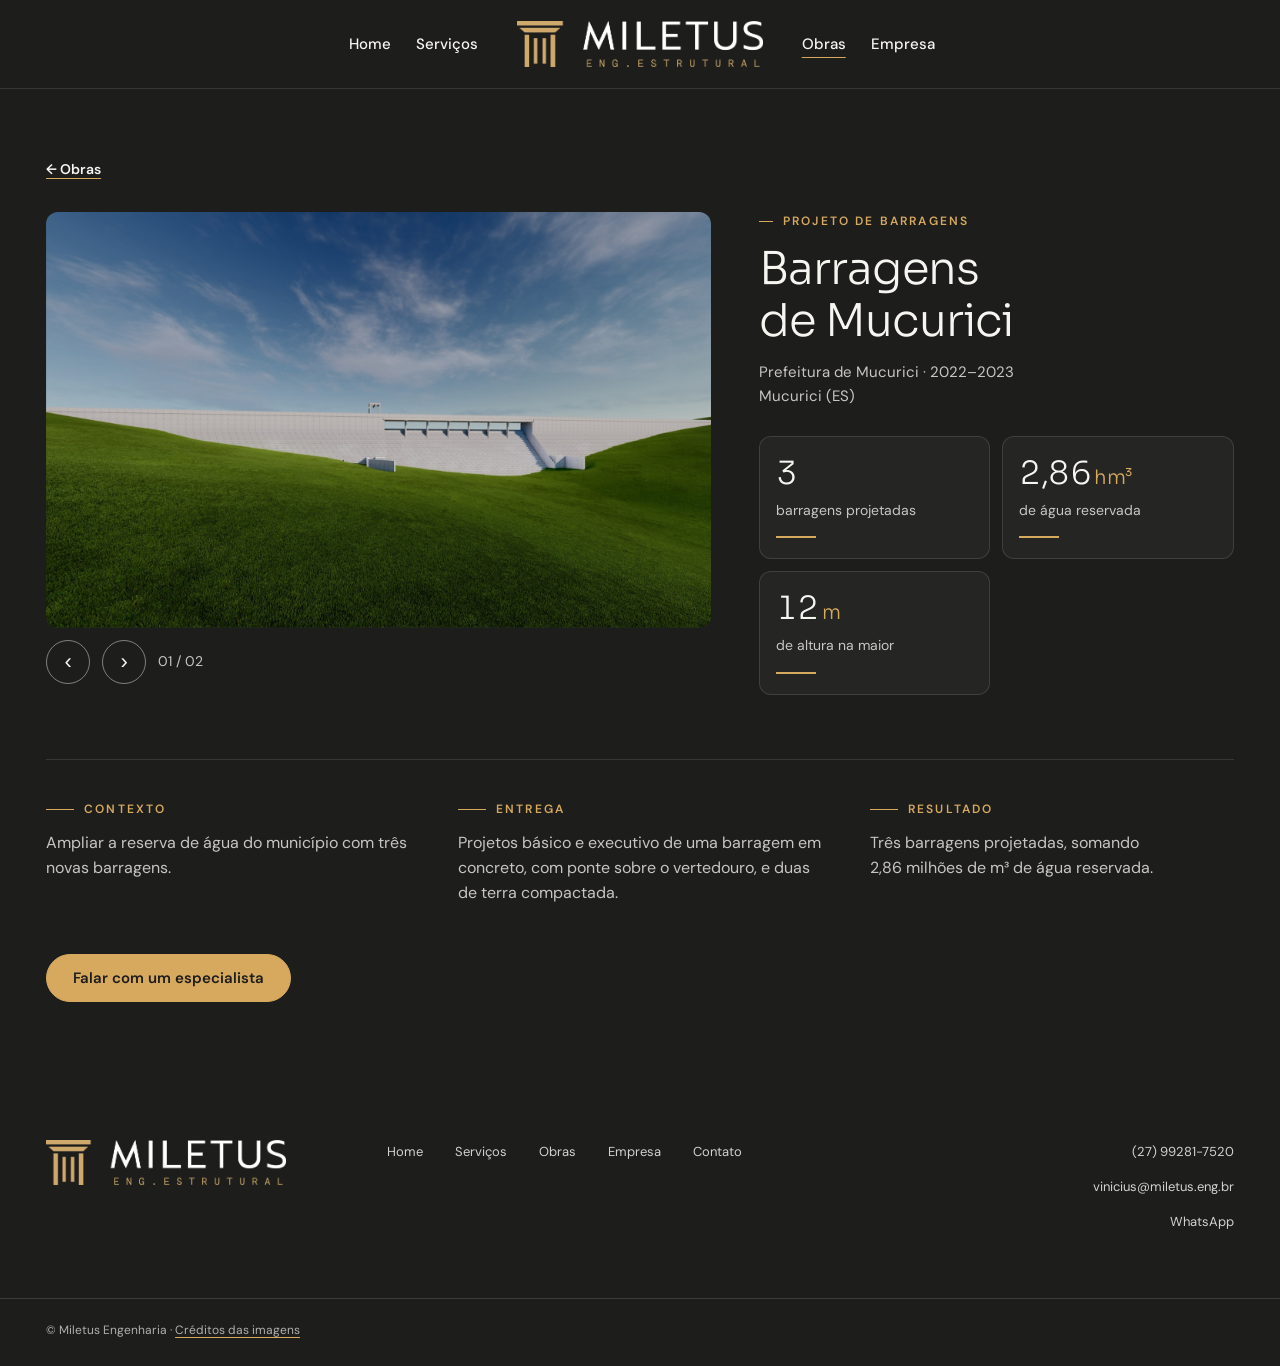
<file: obras/barragens-mucurici.html>
<!doctype html><html lang="pt-BR"><head><meta charset="utf-8"><meta name="viewport" content="width=device-width,initial-scale=1"><script>/* Telas largas (1700 px ou mais): a pagina inteira e ampliada na proporcao de um notebook de ~1470 px, para manter tamanhos e respiros iguais aos de uma tela padrao. */(function(){var d=document.documentElement;function f(){var W=innerWidth,H=innerHeight,z=W>=1700?Math.max(1,Math.min(W/1470,H/660)):1;if(z>1){d.style.zoom=z;d.style.setProperty('--vw',W/z/100+'px');d.style.setProperty('--vh',H/z/100+'px');d.classList.add('wide')}else{d.style.zoom='';d.style.removeProperty('--vw');d.style.removeProperty('--vh');d.classList.remove('wide')};d.classList.toggle('short',H/z<900);d.classList.toggle('xshort',H/z<700)}f();addEventListener('resize',f)})();</script>
<title>Barragens de Mucurici | Miletus Engenharia</title><meta name="description" content="Projeto de barragens: 3 barragens, 2,86&#160;milh&#245;es de m&#179; de &#225;gua.">
<link rel="preconnect" href="https://fonts.googleapis.com"><link rel="preconnect" href="https://fonts.gstatic.com" crossorigin>
<link href="https://fonts.googleapis.com/css2?family=Sora:wght@300;400;600&family=DM+Sans:wght@300;400;500;600&display=swap" rel="stylesheet">
<link rel="stylesheet" href="../assets/style.css"><link rel="stylesheet" href="../assets/theme-p2.css"></head><body><header class="top"><div class="wrap bar">
<div class="lside"><nav class="nl"><ul><li><a href="../index.html">Home</a></li><li><a href="../servicos.html">Servi&#231;os</a></li></ul></nav></div>
<a href="../index.html" class="logo"><img src="../assets/logo-h-dark.png" alt="Miletus Engenharia"></a>
<div class="nr"><nav><ul><li><a href="../portfolio.html" class=on>Obras</a></li><li><a href="../index.html#empresa">Empresa</a></li></ul></nav></div>
<button class="burger" aria-label="Abrir menu" aria-controls="menu-mobile" aria-expanded="false"><span></span><span></span><span></span></button></div>
<nav class="mmenu" id="menu-mobile" aria-label="Menu principal"><ul><li><a href="../index.html">Home</a></li><li><a href="../servicos.html">Servi&#231;os</a></li><li><a href="../portfolio.html" class=on>Obras</a></li><li><a href="../index.html#empresa">Empresa</a></li><li><a href="../index.html#contato">Contato</a></li></ul></nav></header><main id="conteudo"><section class="sec ficha"><div class="wrap"><a class="back" href="../portfolio.html">&#8592; Obras</a>
<div class="fgrid2"><div class="gallery" data-n="2"><div class="gview"><img src="../assets/img/o-mucurici-render-jusante.jpg" alt="Barragens de Mucurici, imagem 1" class=on><img src="../assets/img/o-mucurici-render-aereo.jpg" alt="Barragens de Mucurici, imagem 2" ></div><div class="gnav"><button class="gprev" aria-label="Imagem anterior">&#8249;</button><button class="gnext" aria-label="Pr&#243;xima imagem">&#8250;</button><span class="gcount">01 / 02</span></div></div>
<div class="finfo"><p class="eyebrow">Projeto de barragens</p><h1>Barragens de Mucurici</h1><p class="fmeta">Prefeitura de Mucurici &#183; 2022&#8211;2023</p><p class="fmeta">Mucurici (ES)</p>
<div class="ncards n3"><div class="nc"><b>3</b><span>barragens projetadas</span></div><div class="nc"><b>2,86<i>hm&#179;</i></b><span>de &#225;gua reservada</span></div><div class="nc"><b>12<i>m</i></b><span>de altura na maior</span></div></div></div></div>
<div class="cer"><div><p class="eyebrow">Contexto</p><p>Ampliar a reserva de &#225;gua do munic&#237;pio com tr&#234;s novas barragens.</p></div><div><p class="eyebrow">Entrega</p><p>Projetos b&#225;sico e executivo de uma barragem em concreto, com ponte sobre o vertedouro, e duas de terra compactada.</p></div>
<div><p class="eyebrow">Resultado</p><p>Tr&#234;s barragens projetadas, somando 2,86&#160;milh&#245;es de m&#179; de &#225;gua reservada.</p></div></div>
<div class="cta"><a class="btn" href="../index.html#contato">Falar com um especialista</a></div></div></section></main><footer class="foot"><div class="wrap fgrid"><img class="flogo" src="../assets/logo-h-dark.png" alt="Miletus Engenharia">
<ul class="fnav"><li><a href="../index.html">Home</a></li><li><a href="../servicos.html">Servi&#231;os</a></li><li><a href="../portfolio.html">Obras</a></li><li><a href="../index.html#empresa">Empresa</a></li><li><a href="../index.html#contato">Contato</a></li></ul><ul class="fcont"><li><a href="tel:+5527992817520">(27) 99281-7520</a></li><li><a href="mailto:vinicius@miletus.eng.br">vinicius@miletus.eng.br</a></li><li><a href="https://wa.me/5527992817520" target="_blank" rel="noopener">WhatsApp</a></li></ul></div>
<div class="wrap fbase">&#169; Miletus Engenharia &#183; <a href="../creditos.html">Cr&#233;ditos das imagens</a></div></footer><script src="../assets/main.js"></script></body></html>
</file>
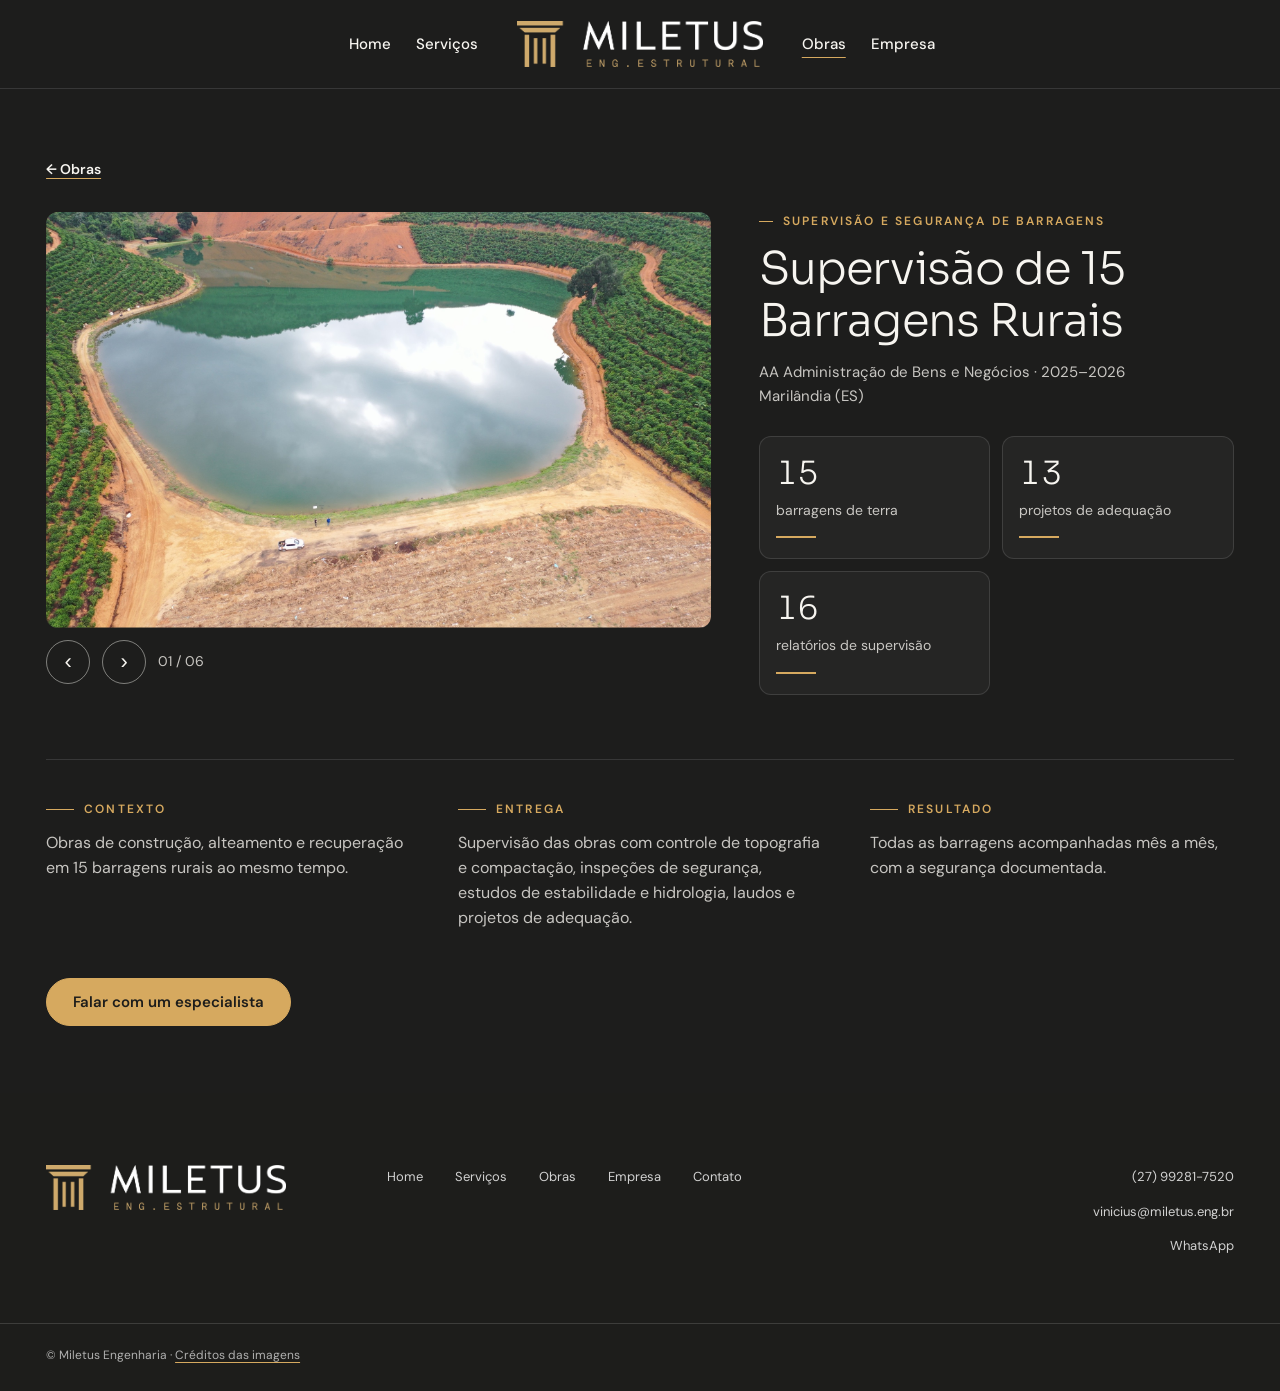
<file: obras/barragens-rurais-marilandia.html>
<!doctype html><html lang="pt-BR"><head><meta charset="utf-8"><meta name="viewport" content="width=device-width,initial-scale=1"><script>/* Telas largas (1700 px ou mais): a pagina inteira e ampliada na proporcao de um notebook de ~1470 px, para manter tamanhos e respiros iguais aos de uma tela padrao. */(function(){var d=document.documentElement;function f(){var W=innerWidth,H=innerHeight,z=W>=1700?Math.max(1,Math.min(W/1470,H/660)):1;if(z>1){d.style.zoom=z;d.style.setProperty('--vw',W/z/100+'px');d.style.setProperty('--vh',H/z/100+'px');d.classList.add('wide')}else{d.style.zoom='';d.style.removeProperty('--vw');d.style.removeProperty('--vh');d.classList.remove('wide')};d.classList.toggle('short',H/z<900);d.classList.toggle('xshort',H/z<700)}f();addEventListener('resize',f)})();</script>
<title>Supervis&#227;o de 15 Barragens Rurais | Miletus Engenharia</title><meta name="description" content="Supervis&#227;o e seguran&#231;a de barragens: 15 barragens de terra acompanhadas.">
<link rel="preconnect" href="https://fonts.googleapis.com"><link rel="preconnect" href="https://fonts.gstatic.com" crossorigin>
<link href="https://fonts.googleapis.com/css2?family=Sora:wght@300;400;600&family=DM+Sans:wght@300;400;500;600&display=swap" rel="stylesheet">
<link rel="stylesheet" href="../assets/style.css"><link rel="stylesheet" href="../assets/theme-p2.css"></head><body><header class="top"><div class="wrap bar">
<div class="lside"><nav class="nl"><ul><li><a href="../index.html">Home</a></li><li><a href="../servicos.html">Servi&#231;os</a></li></ul></nav></div>
<a href="../index.html" class="logo"><img src="../assets/logo-h-dark.png" alt="Miletus Engenharia"></a>
<div class="nr"><nav><ul><li><a href="../portfolio.html" class=on>Obras</a></li><li><a href="../index.html#empresa">Empresa</a></li></ul></nav></div>
<button class="burger" aria-label="Abrir menu" aria-controls="menu-mobile" aria-expanded="false"><span></span><span></span><span></span></button></div>
<nav class="mmenu" id="menu-mobile" aria-label="Menu principal"><ul><li><a href="../index.html">Home</a></li><li><a href="../servicos.html">Servi&#231;os</a></li><li><a href="../portfolio.html" class=on>Obras</a></li><li><a href="../index.html#empresa">Empresa</a></li><li><a href="../index.html#contato">Contato</a></li></ul></nav></header><main id="conteudo"><section class="sec ficha"><div class="wrap"><a class="back" href="../portfolio.html">&#8592; Obras</a>
<div class="fgrid2"><div class="gallery" data-n="6"><div class="gview"><img src="../assets/img/o-marilandia-monte-azul-2.jpg" alt="Supervis&#227;o de 15 Barragens Rurais, imagem 1" class=on><img src="../assets/img/o-marilandia-obra-raiz-4.jpg" alt="Supervis&#227;o de 15 Barragens Rurais, imagem 2" ><img src="../assets/img/o-marilandia-lajinha.jpg" alt="Supervis&#227;o de 15 Barragens Rurais, imagem 3" ><img src="../assets/img/01_drone-barragens-santa-barbara-entre-cafezais.jpg" alt="Supervis&#227;o de 15 Barragens Rurais, imagem 4" ><img src="../assets/img/05_drone-barragem-monte-azul-1-reservatorio.jpg" alt="Supervis&#227;o de 15 Barragens Rurais, imagem 5" ><img src="../assets/img/04_drone-obra-barragem-corrego-da-raiz-4-macico.jpg" alt="Supervis&#227;o de 15 Barragens Rurais, imagem 6" ></div><div class="gnav"><button class="gprev" aria-label="Imagem anterior">&#8249;</button><button class="gnext" aria-label="Pr&#243;xima imagem">&#8250;</button><span class="gcount">01 / 06</span></div></div>
<div class="finfo"><p class="eyebrow">Supervis&#227;o e seguran&#231;a de barragens</p><h1>Supervis&#227;o de 15 Barragens Rurais</h1><p class="fmeta">AA Administra&#231;&#227;o de Bens e Neg&#243;cios &#183; 2025&#8211;2026</p><p class="fmeta">Maril&#226;ndia (ES)</p>
<div class="ncards n3"><div class="nc"><b>15</b><span>barragens de terra</span></div><div class="nc"><b>13</b><span>projetos de adequa&#231;&#227;o</span></div><div class="nc"><b>16</b><span>relat&#243;rios de supervis&#227;o</span></div></div></div></div>
<div class="cer"><div><p class="eyebrow">Contexto</p><p>Obras de constru&#231;&#227;o, alteamento e recupera&#231;&#227;o em 15 barragens rurais ao mesmo tempo.</p></div><div><p class="eyebrow">Entrega</p><p>Supervis&#227;o das obras com controle de topografia e compacta&#231;&#227;o, inspe&#231;&#245;es de seguran&#231;a, estudos de estabilidade e hidrologia, laudos e projetos de adequa&#231;&#227;o.</p></div>
<div><p class="eyebrow">Resultado</p><p>Todas as barragens acompanhadas m&#234;s a m&#234;s, com a seguran&#231;a documentada.</p></div></div>
<div class="cta"><a class="btn" href="../index.html#contato">Falar com um especialista</a></div></div></section></main><footer class="foot"><div class="wrap fgrid"><img class="flogo" src="../assets/logo-h-dark.png" alt="Miletus Engenharia">
<ul class="fnav"><li><a href="../index.html">Home</a></li><li><a href="../servicos.html">Servi&#231;os</a></li><li><a href="../portfolio.html">Obras</a></li><li><a href="../index.html#empresa">Empresa</a></li><li><a href="../index.html#contato">Contato</a></li></ul><ul class="fcont"><li><a href="tel:+5527992817520">(27) 99281-7520</a></li><li><a href="mailto:vinicius@miletus.eng.br">vinicius@miletus.eng.br</a></li><li><a href="https://wa.me/5527992817520" target="_blank" rel="noopener">WhatsApp</a></li></ul></div>
<div class="wrap fbase">&#169; Miletus Engenharia &#183; <a href="../creditos.html">Cr&#233;ditos das imagens</a></div></footer><script src="../assets/main.js"></script></body></html>
</file>
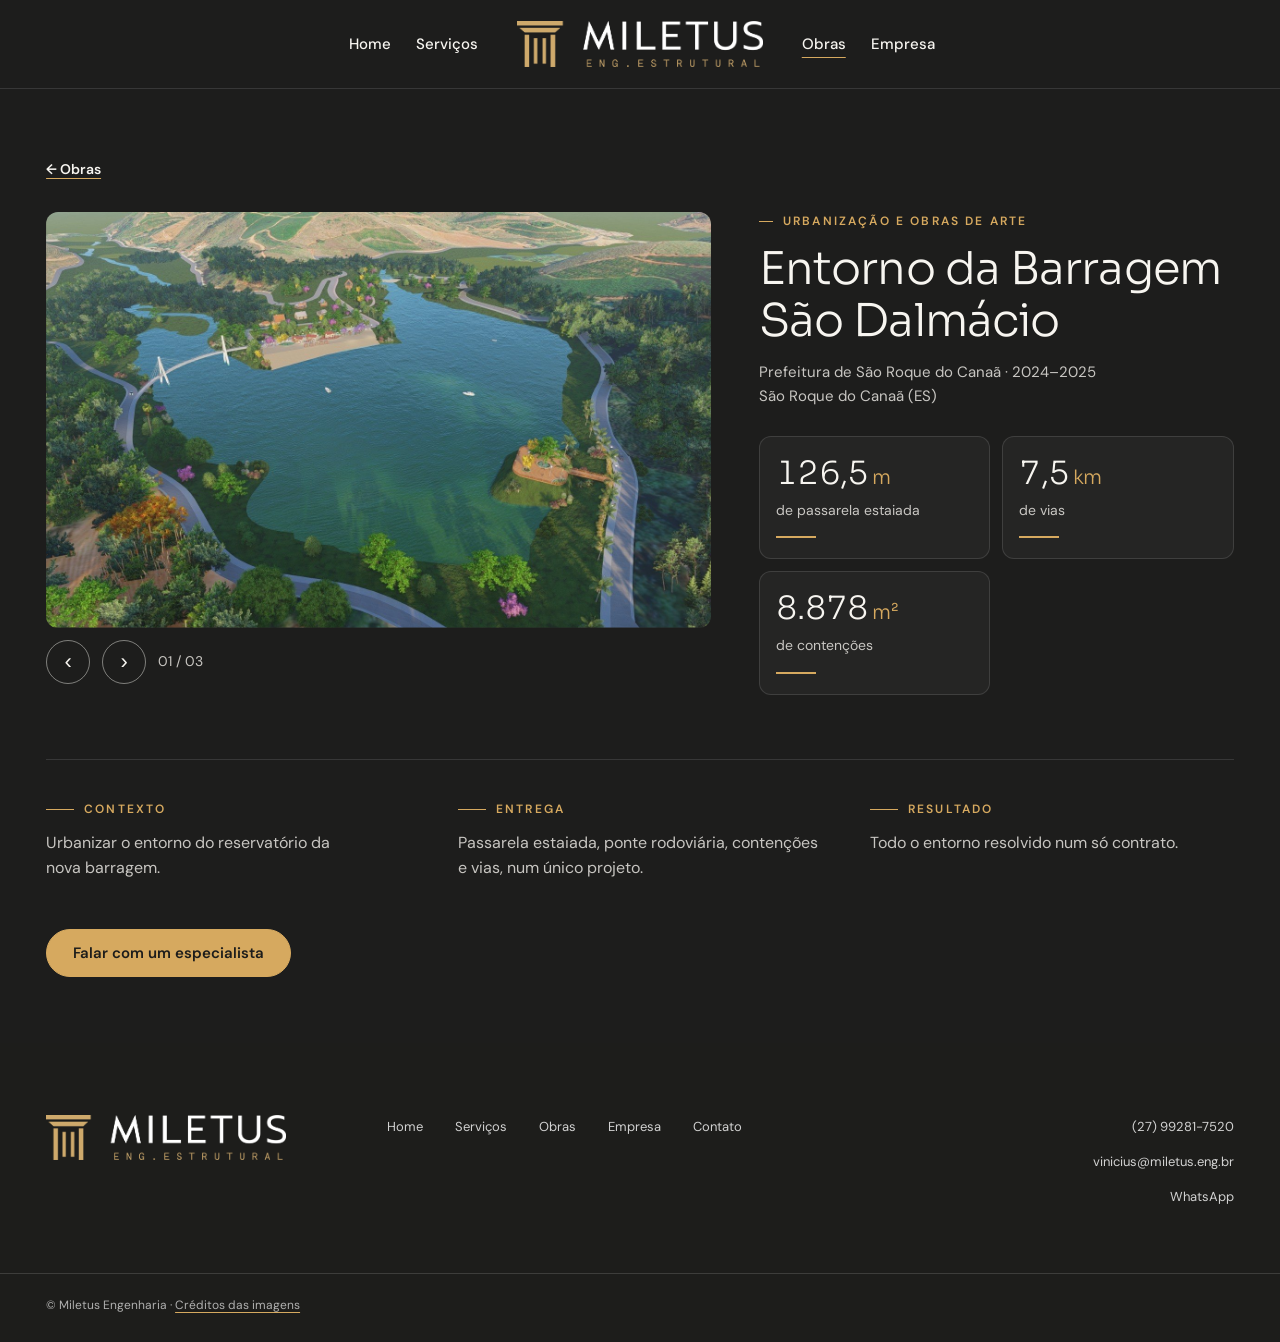
<file: obras/entorno-sao-dalmacio.html>
<!doctype html><html lang="pt-BR"><head><meta charset="utf-8"><meta name="viewport" content="width=device-width,initial-scale=1"><script>/* Telas largas (1700 px ou mais): a pagina inteira e ampliada na proporcao de um notebook de ~1470 px, para manter tamanhos e respiros iguais aos de uma tela padrao. */(function(){var d=document.documentElement;function f(){var W=innerWidth,H=innerHeight,z=W>=1700?Math.max(1,Math.min(W/1470,H/660)):1;if(z>1){d.style.zoom=z;d.style.setProperty('--vw',W/z/100+'px');d.style.setProperty('--vh',H/z/100+'px');d.classList.add('wide')}else{d.style.zoom='';d.style.removeProperty('--vw');d.style.removeProperty('--vh');d.classList.remove('wide')};d.classList.toggle('short',H/z<900);d.classList.toggle('xshort',H/z<700)}f();addEventListener('resize',f)})();</script>
<title>Entorno da Barragem S&#227;o Dalm&#225;cio | Miletus Engenharia</title><meta name="description" content="Urbaniza&#231;&#227;o e obras de arte: 126,5 m de passarela estaiada.">
<link rel="preconnect" href="https://fonts.googleapis.com"><link rel="preconnect" href="https://fonts.gstatic.com" crossorigin>
<link href="https://fonts.googleapis.com/css2?family=Sora:wght@300;400;600&family=DM+Sans:wght@300;400;500;600&display=swap" rel="stylesheet">
<link rel="stylesheet" href="../assets/style.css"><link rel="stylesheet" href="../assets/theme-p2.css"></head><body><header class="top"><div class="wrap bar">
<div class="lside"><nav class="nl"><ul><li><a href="../index.html">Home</a></li><li><a href="../servicos.html">Servi&#231;os</a></li></ul></nav></div>
<a href="../index.html" class="logo"><img src="../assets/logo-h-dark.png" alt="Miletus Engenharia"></a>
<div class="nr"><nav><ul><li><a href="../portfolio.html" class=on>Obras</a></li><li><a href="../index.html#empresa">Empresa</a></li></ul></nav></div>
<button class="burger" aria-label="Abrir menu" aria-controls="menu-mobile" aria-expanded="false"><span></span><span></span><span></span></button></div>
<nav class="mmenu" id="menu-mobile" aria-label="Menu principal"><ul><li><a href="../index.html">Home</a></li><li><a href="../servicos.html">Servi&#231;os</a></li><li><a href="../portfolio.html" class=on>Obras</a></li><li><a href="../index.html#empresa">Empresa</a></li><li><a href="../index.html#contato">Contato</a></li></ul></nav></header><main id="conteudo"><section class="sec ficha"><div class="wrap"><a class="back" href="../portfolio.html">&#8592; Obras</a>
<div class="fgrid2"><div class="gallery" data-n="3"><div class="gview"><img src="../assets/img/03_vista-geral-aerea-reservatorio.jpg" alt="Entorno da Barragem S&#227;o Dalm&#225;cio, imagem 1" class=on><img src="../assets/img/svc-passarela-1920.jpg" alt="Entorno da Barragem S&#227;o Dalm&#225;cio, imagem 2" ><img src="../assets/img/01_passarela-estaiada-vista-lateral.jpg" alt="Entorno da Barragem S&#227;o Dalm&#225;cio, imagem 3" ></div><div class="gnav"><button class="gprev" aria-label="Imagem anterior">&#8249;</button><button class="gnext" aria-label="Pr&#243;xima imagem">&#8250;</button><span class="gcount">01 / 03</span></div></div>
<div class="finfo"><p class="eyebrow">Urbaniza&#231;&#227;o e obras de arte</p><h1>Entorno da Barragem S&#227;o Dalm&#225;cio</h1><p class="fmeta">Prefeitura de S&#227;o Roque do Cana&#227; &#183; 2024&#8211;2025</p><p class="fmeta">S&#227;o Roque do Cana&#227; (ES)</p>
<div class="ncards n3"><div class="nc"><b>126,5<i>m</i></b><span>de passarela estaiada</span></div><div class="nc"><b>7,5<i>km</i></b><span>de vias</span></div><div class="nc"><b>8.878<i>m&#178;</i></b><span>de conten&#231;&#245;es</span></div></div></div></div>
<div class="cer"><div><p class="eyebrow">Contexto</p><p>Urbanizar o entorno do reservat&#243;rio da nova barragem.</p></div><div><p class="eyebrow">Entrega</p><p>Passarela estaiada, ponte rodovi&#225;ria, conten&#231;&#245;es e vias, num &#250;nico projeto.</p></div>
<div><p class="eyebrow">Resultado</p><p>Todo o entorno resolvido num s&#243; contrato.</p></div></div>
<div class="cta"><a class="btn" href="../index.html#contato">Falar com um especialista</a></div></div></section></main><footer class="foot"><div class="wrap fgrid"><img class="flogo" src="../assets/logo-h-dark.png" alt="Miletus Engenharia">
<ul class="fnav"><li><a href="../index.html">Home</a></li><li><a href="../servicos.html">Servi&#231;os</a></li><li><a href="../portfolio.html">Obras</a></li><li><a href="../index.html#empresa">Empresa</a></li><li><a href="../index.html#contato">Contato</a></li></ul><ul class="fcont"><li><a href="tel:+5527992817520">(27) 99281-7520</a></li><li><a href="mailto:vinicius@miletus.eng.br">vinicius@miletus.eng.br</a></li><li><a href="https://wa.me/5527992817520" target="_blank" rel="noopener">WhatsApp</a></li></ul></div>
<div class="wrap fbase">&#169; Miletus Engenharia &#183; <a href="../creditos.html">Cr&#233;ditos das imagens</a></div></footer><script src="../assets/main.js"></script></body></html>
</file>
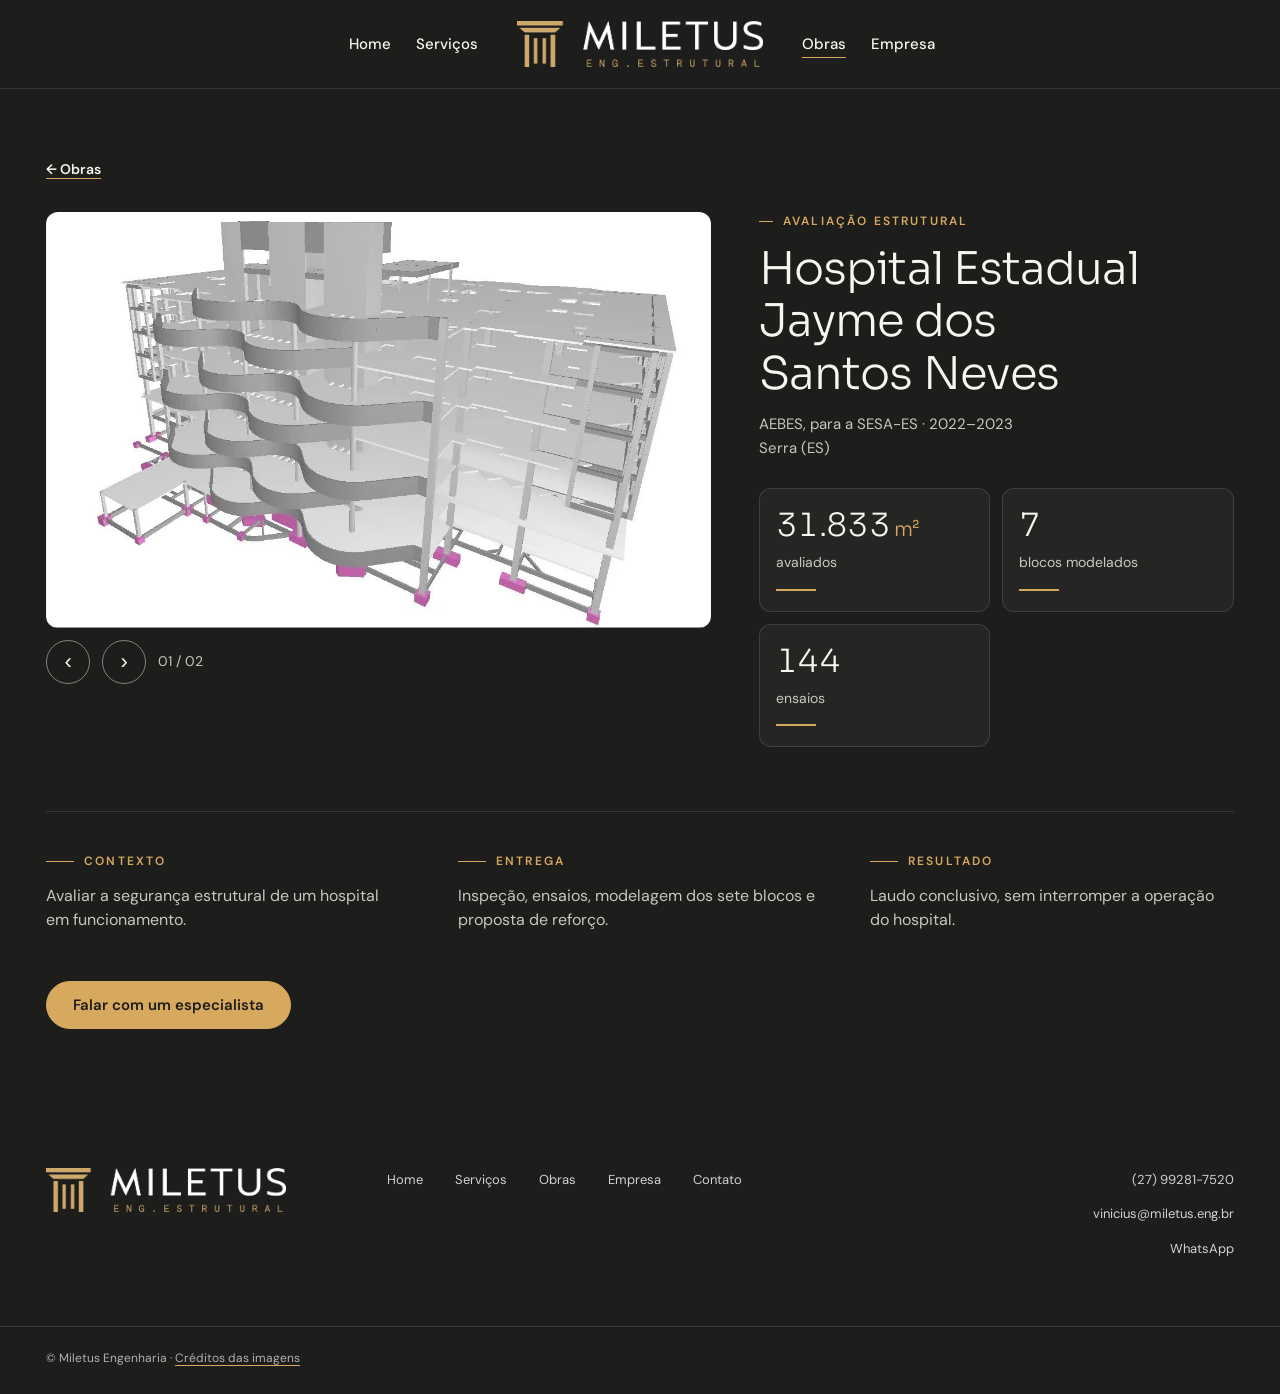
<file: obras/hospital-jayme-dos-santos-neves.html>
<!doctype html><html lang="pt-BR"><head><meta charset="utf-8"><meta name="viewport" content="width=device-width,initial-scale=1"><script>/* Telas largas (1700 px ou mais): a pagina inteira e ampliada na proporcao de um notebook de ~1470 px, para manter tamanhos e respiros iguais aos de uma tela padrao. */(function(){var d=document.documentElement;function f(){var W=innerWidth,H=innerHeight,z=W>=1700?Math.max(1,Math.min(W/1470,H/660)):1;if(z>1){d.style.zoom=z;d.style.setProperty('--vw',W/z/100+'px');d.style.setProperty('--vh',H/z/100+'px');d.classList.add('wide')}else{d.style.zoom='';d.style.removeProperty('--vw');d.style.removeProperty('--vh');d.classList.remove('wide')};d.classList.toggle('short',H/z<900);d.classList.toggle('xshort',H/z<700)}f();addEventListener('resize',f)})();</script>
<title>Hospital Estadual Jayme dos Santos Neves | Miletus Engenharia</title><meta name="description" content="Avalia&#231;&#227;o estrutural: 31.833 m&#178; avaliados.">
<link rel="preconnect" href="https://fonts.googleapis.com"><link rel="preconnect" href="https://fonts.gstatic.com" crossorigin>
<link href="https://fonts.googleapis.com/css2?family=Sora:wght@300;400;600&family=DM+Sans:wght@300;400;500;600&display=swap" rel="stylesheet">
<link rel="stylesheet" href="../assets/style.css"><link rel="stylesheet" href="../assets/theme-p2.css"></head><body><header class="top"><div class="wrap bar">
<div class="lside"><nav class="nl"><ul><li><a href="../index.html">Home</a></li><li><a href="../servicos.html">Servi&#231;os</a></li></ul></nav></div>
<a href="../index.html" class="logo"><img src="../assets/logo-h-dark.png" alt="Miletus Engenharia"></a>
<div class="nr"><nav><ul><li><a href="../portfolio.html" class=on>Obras</a></li><li><a href="../index.html#empresa">Empresa</a></li></ul></nav></div>
<button class="burger" aria-label="Abrir menu" aria-controls="menu-mobile" aria-expanded="false"><span></span><span></span><span></span></button></div>
<nav class="mmenu" id="menu-mobile" aria-label="Menu principal"><ul><li><a href="../index.html">Home</a></li><li><a href="../servicos.html">Servi&#231;os</a></li><li><a href="../portfolio.html" class=on>Obras</a></li><li><a href="../index.html#empresa">Empresa</a></li><li><a href="../index.html#contato">Contato</a></li></ul></nav></header><main id="conteudo"><section class="sec ficha"><div class="wrap"><a class="back" href="../portfolio.html">&#8592; Obras</a>
<div class="fgrid2"><div class="gallery" data-n="2"><div class="gview"><img src="../assets/img/g-hospital-01-1920.jpg" alt="Hospital Estadual Jayme dos Santos Neves, imagem 1" class=on><img src="../assets/img/04_modelo-tqs-bloco-f.jpg" alt="Hospital Estadual Jayme dos Santos Neves, imagem 2" ></div><div class="gnav"><button class="gprev" aria-label="Imagem anterior">&#8249;</button><button class="gnext" aria-label="Pr&#243;xima imagem">&#8250;</button><span class="gcount">01 / 02</span></div></div>
<div class="finfo"><p class="eyebrow">Avalia&#231;&#227;o estrutural</p><h1>Hospital Estadual Jayme dos Santos Neves</h1><p class="fmeta">AEBES, para a SESA-ES &#183; 2022&#8211;2023</p><p class="fmeta">Serra (ES)</p>
<div class="ncards n3"><div class="nc"><b>31.833<i>m&#178;</i></b><span>avaliados</span></div><div class="nc"><b>7</b><span>blocos modelados</span></div><div class="nc"><b>144</b><span>ensaios</span></div></div></div></div>
<div class="cer"><div><p class="eyebrow">Contexto</p><p>Avaliar a seguran&#231;a estrutural de um hospital em funcionamento.</p></div><div><p class="eyebrow">Entrega</p><p>Inspe&#231;&#227;o, ensaios, modelagem dos sete blocos e proposta de refor&#231;o.</p></div>
<div><p class="eyebrow">Resultado</p><p>Laudo conclusivo, sem interromper a opera&#231;&#227;o do hospital.</p></div></div>
<div class="cta"><a class="btn" href="../index.html#contato">Falar com um especialista</a></div></div></section></main><footer class="foot"><div class="wrap fgrid"><img class="flogo" src="../assets/logo-h-dark.png" alt="Miletus Engenharia">
<ul class="fnav"><li><a href="../index.html">Home</a></li><li><a href="../servicos.html">Servi&#231;os</a></li><li><a href="../portfolio.html">Obras</a></li><li><a href="../index.html#empresa">Empresa</a></li><li><a href="../index.html#contato">Contato</a></li></ul><ul class="fcont"><li><a href="tel:+5527992817520">(27) 99281-7520</a></li><li><a href="mailto:vinicius@miletus.eng.br">vinicius@miletus.eng.br</a></li><li><a href="https://wa.me/5527992817520" target="_blank" rel="noopener">WhatsApp</a></li></ul></div>
<div class="wrap fbase">&#169; Miletus Engenharia &#183; <a href="../creditos.html">Cr&#233;ditos das imagens</a></div></footer><script src="../assets/main.js"></script></body></html>
</file>
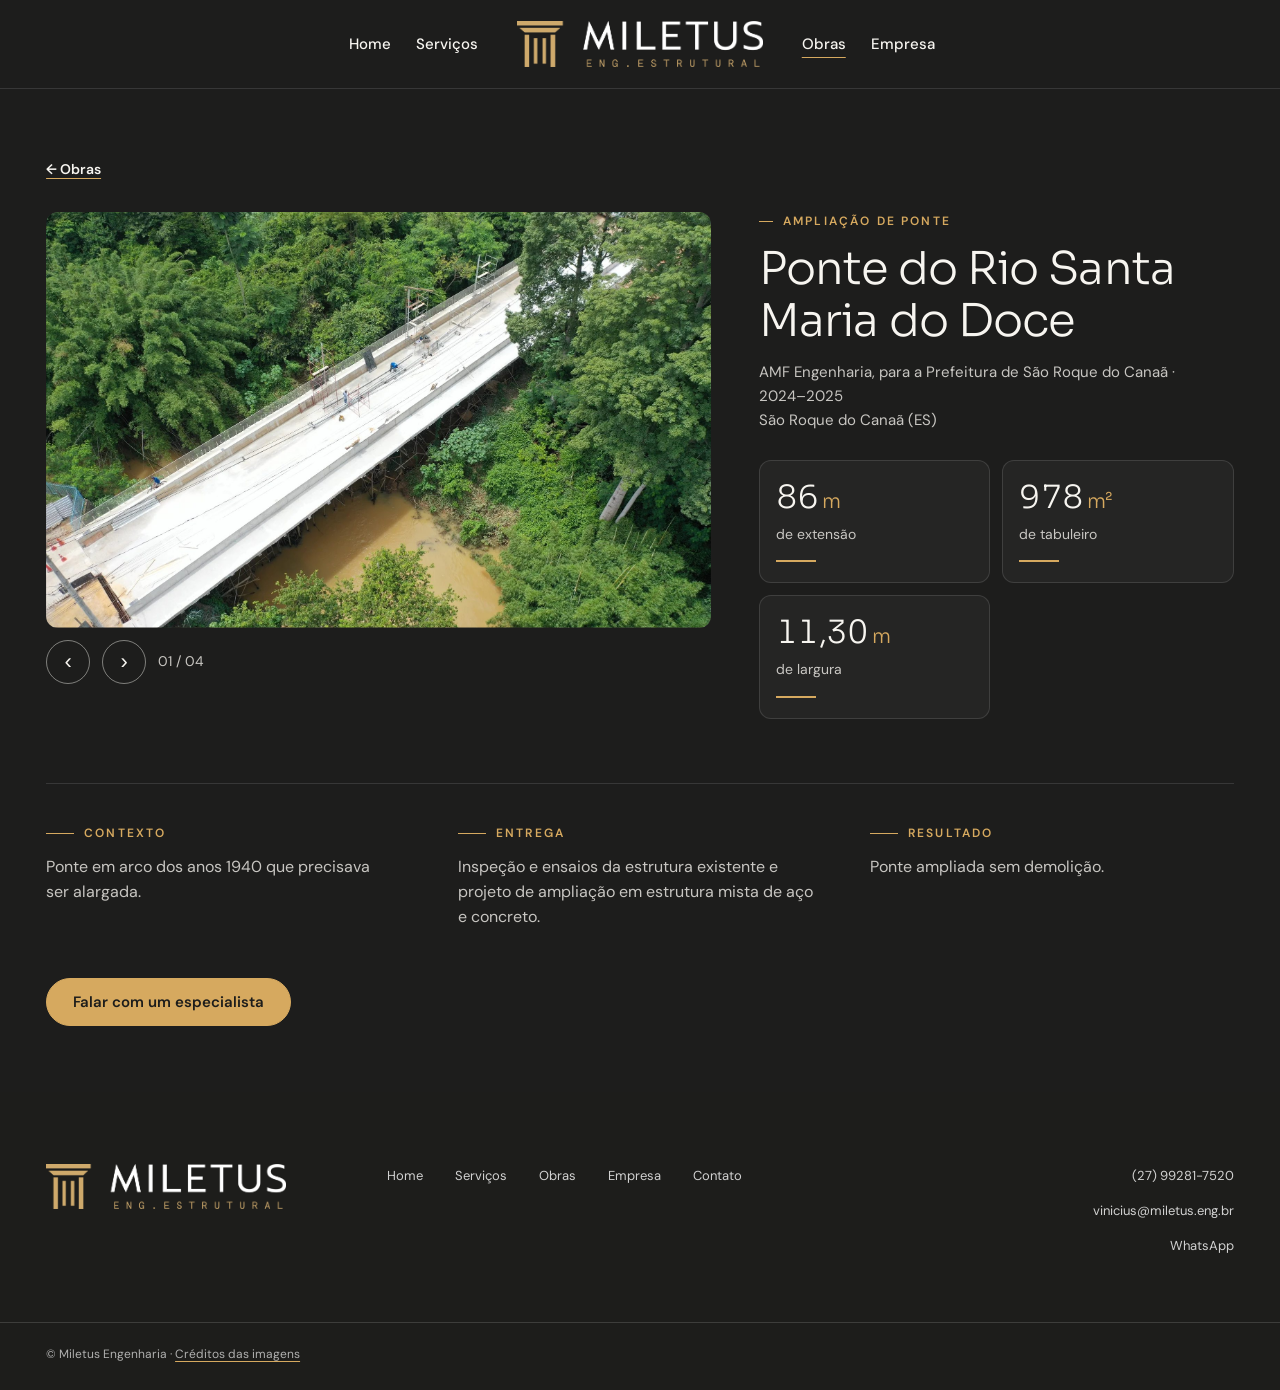
<file: obras/ponte-santa-maria-do-doce.html>
<!doctype html><html lang="pt-BR"><head><meta charset="utf-8"><meta name="viewport" content="width=device-width,initial-scale=1"><script>/* Telas largas (1700 px ou mais): a pagina inteira e ampliada na proporcao de um notebook de ~1470 px, para manter tamanhos e respiros iguais aos de uma tela padrao. */(function(){var d=document.documentElement;function f(){var W=innerWidth,H=innerHeight,z=W>=1700?Math.max(1,Math.min(W/1470,H/660)):1;if(z>1){d.style.zoom=z;d.style.setProperty('--vw',W/z/100+'px');d.style.setProperty('--vh',H/z/100+'px');d.classList.add('wide')}else{d.style.zoom='';d.style.removeProperty('--vw');d.style.removeProperty('--vh');d.classList.remove('wide')};d.classList.toggle('short',H/z<900);d.classList.toggle('xshort',H/z<700)}f();addEventListener('resize',f)})();</script>
<title>Ponte do Rio Santa Maria do Doce | Miletus Engenharia</title><meta name="description" content="Amplia&#231;&#227;o de ponte: 86 m de extens&#227;o, sem demoli&#231;&#227;o.">
<link rel="preconnect" href="https://fonts.googleapis.com"><link rel="preconnect" href="https://fonts.gstatic.com" crossorigin>
<link href="https://fonts.googleapis.com/css2?family=Sora:wght@300;400;600&family=DM+Sans:wght@300;400;500;600&display=swap" rel="stylesheet">
<link rel="stylesheet" href="../assets/style.css"><link rel="stylesheet" href="../assets/theme-p2.css"></head><body><header class="top"><div class="wrap bar">
<div class="lside"><nav class="nl"><ul><li><a href="../index.html">Home</a></li><li><a href="../servicos.html">Servi&#231;os</a></li></ul></nav></div>
<a href="../index.html" class="logo"><img src="../assets/logo-h-dark.png" alt="Miletus Engenharia"></a>
<div class="nr"><nav><ul><li><a href="../portfolio.html" class=on>Obras</a></li><li><a href="../index.html#empresa">Empresa</a></li></ul></nav></div>
<button class="burger" aria-label="Abrir menu" aria-controls="menu-mobile" aria-expanded="false"><span></span><span></span><span></span></button></div>
<nav class="mmenu" id="menu-mobile" aria-label="Menu principal"><ul><li><a href="../index.html">Home</a></li><li><a href="../servicos.html">Servi&#231;os</a></li><li><a href="../portfolio.html" class=on>Obras</a></li><li><a href="../index.html#empresa">Empresa</a></li><li><a href="../index.html#contato">Contato</a></li></ul></nav></header><main id="conteudo"><section class="sec ficha"><div class="wrap"><a class="back" href="../portfolio.html">&#8592; Obras</a>
<div class="fgrid2"><div class="gallery" data-n="4"><div class="gview"><img src="../assets/img/g-ponte-01-1920.jpg" alt="Ponte do Rio Santa Maria do Doce, imagem 1" class=on><img src="../assets/img/p09-1920.jpg" alt="Ponte do Rio Santa Maria do Doce, imagem 2" ><img src="../assets/img/04_ponte-existente-arcos-vista-lateral.jpg" alt="Ponte do Rio Santa Maria do Doce, imagem 3" ><img src="../assets/img/06_execucao-perfis-metalicos-em-balanco.jpg" alt="Ponte do Rio Santa Maria do Doce, imagem 4" ></div><div class="gnav"><button class="gprev" aria-label="Imagem anterior">&#8249;</button><button class="gnext" aria-label="Pr&#243;xima imagem">&#8250;</button><span class="gcount">01 / 04</span></div></div>
<div class="finfo"><p class="eyebrow">Amplia&#231;&#227;o de ponte</p><h1>Ponte do Rio Santa Maria do Doce</h1><p class="fmeta">AMF Engenharia, para a Prefeitura de S&#227;o Roque do Cana&#227; &#183; 2024&#8211;2025</p><p class="fmeta">S&#227;o Roque do Cana&#227; (ES)</p>
<div class="ncards n3"><div class="nc"><b>86<i>m</i></b><span>de extens&#227;o</span></div><div class="nc"><b>978<i>m&#178;</i></b><span>de tabuleiro</span></div><div class="nc"><b>11,30<i>m</i></b><span>de largura</span></div></div></div></div>
<div class="cer"><div><p class="eyebrow">Contexto</p><p>Ponte em arco dos anos 1940 que precisava ser alargada.</p></div><div><p class="eyebrow">Entrega</p><p>Inspe&#231;&#227;o e ensaios da estrutura existente e projeto de amplia&#231;&#227;o em estrutura mista de a&#231;o e concreto.</p></div>
<div><p class="eyebrow">Resultado</p><p>Ponte ampliada sem demoli&#231;&#227;o.</p></div></div>
<div class="cta"><a class="btn" href="../index.html#contato">Falar com um especialista</a></div></div></section></main><footer class="foot"><div class="wrap fgrid"><img class="flogo" src="../assets/logo-h-dark.png" alt="Miletus Engenharia">
<ul class="fnav"><li><a href="../index.html">Home</a></li><li><a href="../servicos.html">Servi&#231;os</a></li><li><a href="../portfolio.html">Obras</a></li><li><a href="../index.html#empresa">Empresa</a></li><li><a href="../index.html#contato">Contato</a></li></ul><ul class="fcont"><li><a href="tel:+5527992817520">(27) 99281-7520</a></li><li><a href="mailto:vinicius@miletus.eng.br">vinicius@miletus.eng.br</a></li><li><a href="https://wa.me/5527992817520" target="_blank" rel="noopener">WhatsApp</a></li></ul></div>
<div class="wrap fbase">&#169; Miletus Engenharia &#183; <a href="../creditos.html">Cr&#233;ditos das imagens</a></div></footer><script src="../assets/main.js"></script></body></html>
</file>
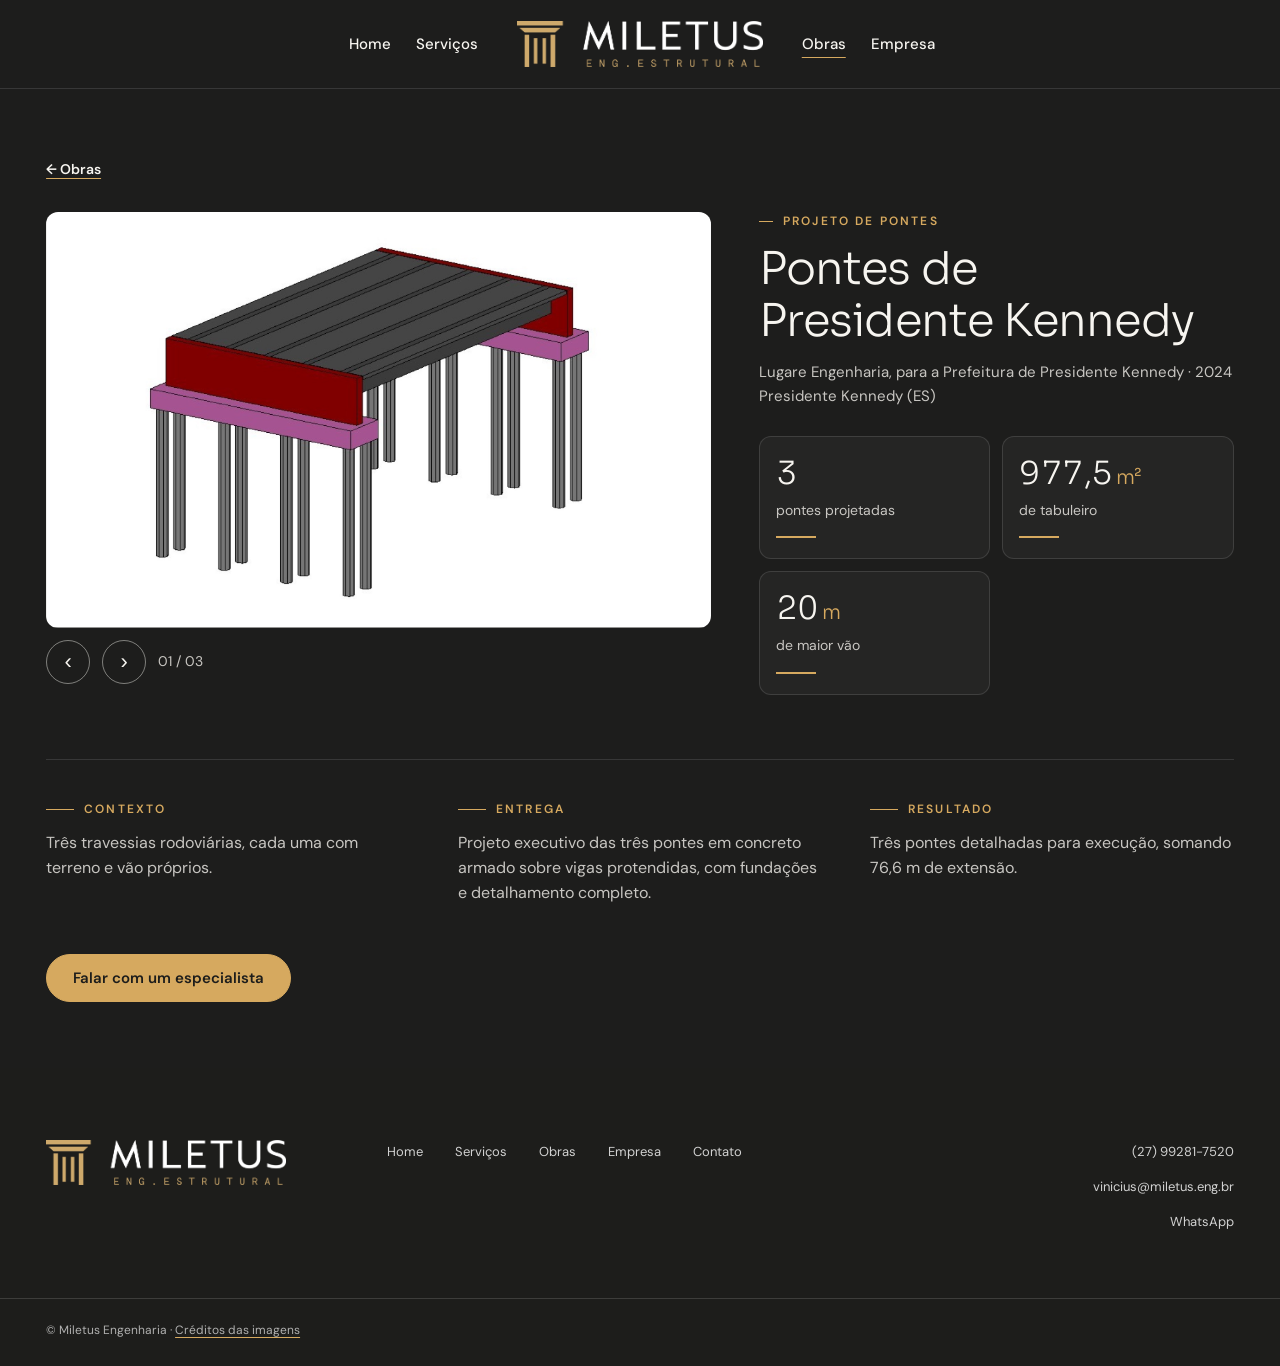
<file: obras/pontes-presidente-kennedy.html>
<!doctype html><html lang="pt-BR"><head><meta charset="utf-8"><meta name="viewport" content="width=device-width,initial-scale=1"><script>/* Telas largas (1700 px ou mais): a pagina inteira e ampliada na proporcao de um notebook de ~1470 px, para manter tamanhos e respiros iguais aos de uma tela padrao. */(function(){var d=document.documentElement;function f(){var W=innerWidth,H=innerHeight,z=W>=1700?Math.max(1,Math.min(W/1470,H/660)):1;if(z>1){d.style.zoom=z;d.style.setProperty('--vw',W/z/100+'px');d.style.setProperty('--vh',H/z/100+'px');d.classList.add('wide')}else{d.style.zoom='';d.style.removeProperty('--vw');d.style.removeProperty('--vh');d.classList.remove('wide')};d.classList.toggle('short',H/z<900);d.classList.toggle('xshort',H/z<700)}f();addEventListener('resize',f)})();</script>
<title>Pontes de Presidente Kennedy | Miletus Engenharia</title><meta name="description" content="Projeto de pontes: 3 pontes rodovi&#225;rias em concreto protendido.">
<link rel="preconnect" href="https://fonts.googleapis.com"><link rel="preconnect" href="https://fonts.gstatic.com" crossorigin>
<link href="https://fonts.googleapis.com/css2?family=Sora:wght@300;400;600&family=DM+Sans:wght@300;400;500;600&display=swap" rel="stylesheet">
<link rel="stylesheet" href="../assets/style.css"><link rel="stylesheet" href="../assets/theme-p2.css"></head><body><header class="top"><div class="wrap bar">
<div class="lside"><nav class="nl"><ul><li><a href="../index.html">Home</a></li><li><a href="../servicos.html">Servi&#231;os</a></li></ul></nav></div>
<a href="../index.html" class="logo"><img src="../assets/logo-h-dark.png" alt="Miletus Engenharia"></a>
<div class="nr"><nav><ul><li><a href="../portfolio.html" class=on>Obras</a></li><li><a href="../index.html#empresa">Empresa</a></li></ul></nav></div>
<button class="burger" aria-label="Abrir menu" aria-controls="menu-mobile" aria-expanded="false"><span></span><span></span><span></span></button></div>
<nav class="mmenu" id="menu-mobile" aria-label="Menu principal"><ul><li><a href="../index.html">Home</a></li><li><a href="../servicos.html">Servi&#231;os</a></li><li><a href="../portfolio.html" class=on>Obras</a></li><li><a href="../index.html#empresa">Empresa</a></li><li><a href="../index.html#contato">Contato</a></li></ul></nav></header><main id="conteudo"><section class="sec ficha"><div class="wrap"><a class="back" href="../portfolio.html">&#8592; Obras</a>
<div class="fgrid2"><div class="gallery" data-n="3"><div class="gview"><img src="../assets/img/o-kennedy-pesqueiros.jpg" alt="Pontes de Presidente Kennedy, imagem 1" class=on><img src="../assets/img/o-kennedy-pedra-branca.jpg" alt="Pontes de Presidente Kennedy, imagem 2" ><img src="../assets/img/o-kennedy-santa-lucia.jpg" alt="Pontes de Presidente Kennedy, imagem 3" ></div><div class="gnav"><button class="gprev" aria-label="Imagem anterior">&#8249;</button><button class="gnext" aria-label="Pr&#243;xima imagem">&#8250;</button><span class="gcount">01 / 03</span></div></div>
<div class="finfo"><p class="eyebrow">Projeto de pontes</p><h1>Pontes de Presidente Kennedy</h1><p class="fmeta">Lugare Engenharia, para a Prefeitura de Presidente Kennedy &#183; 2024</p><p class="fmeta">Presidente Kennedy (ES)</p>
<div class="ncards n3"><div class="nc"><b>3</b><span>pontes projetadas</span></div><div class="nc"><b>977,5<i>m&#178;</i></b><span>de tabuleiro</span></div><div class="nc"><b>20<i>m</i></b><span>de maior v&#227;o</span></div></div></div></div>
<div class="cer"><div><p class="eyebrow">Contexto</p><p>Tr&#234;s travessias rodovi&#225;rias, cada uma com terreno e v&#227;o pr&#243;prios.</p></div><div><p class="eyebrow">Entrega</p><p>Projeto executivo das tr&#234;s pontes em concreto armado sobre vigas protendidas, com funda&#231;&#245;es e detalhamento completo.</p></div>
<div><p class="eyebrow">Resultado</p><p>Tr&#234;s pontes detalhadas para execu&#231;&#227;o, somando 76,6&#160;m de extens&#227;o.</p></div></div>
<div class="cta"><a class="btn" href="../index.html#contato">Falar com um especialista</a></div></div></section></main><footer class="foot"><div class="wrap fgrid"><img class="flogo" src="../assets/logo-h-dark.png" alt="Miletus Engenharia">
<ul class="fnav"><li><a href="../index.html">Home</a></li><li><a href="../servicos.html">Servi&#231;os</a></li><li><a href="../portfolio.html">Obras</a></li><li><a href="../index.html#empresa">Empresa</a></li><li><a href="../index.html#contato">Contato</a></li></ul><ul class="fcont"><li><a href="tel:+5527992817520">(27) 99281-7520</a></li><li><a href="mailto:vinicius@miletus.eng.br">vinicius@miletus.eng.br</a></li><li><a href="https://wa.me/5527992817520" target="_blank" rel="noopener">WhatsApp</a></li></ul></div>
<div class="wrap fbase">&#169; Miletus Engenharia &#183; <a href="../creditos.html">Cr&#233;ditos das imagens</a></div></footer><script src="../assets/main.js"></script></body></html>
</file>
<file: assets/style.css>
/* Miletus Engenharia - site estatico (base visual do site atual no Lovable) */
:root{
  --ink:#1D1D1B; --gold:#D6A95F; --gold-deep:#A9803A; --graphite:#5C5A5C; --muted:#7A7672;
  --border:#E0DBD0; --warm:#F7F5F0; --white:#FFFFFF;
  --fh:"Marcellus",Georgia,serif; --fb:"Figtree",system-ui,sans-serif;
  --wrap:1232px; --header:72px;
}
*{box-sizing:border-box;margin:0;padding:0}
html{scroll-behavior:smooth;scroll-padding-top:calc(var(--header) + 16px)}
body{font-family:var(--fb);color:var(--ink);background:var(--white);font-size:16px;line-height:1.6;-webkit-font-smoothing:antialiased}
img{display:block;max-width:100%}
a{color:inherit;text-decoration:none}
ul{list-style:none}
h1,h2,h3{font-family:var(--fh);font-weight:400;line-height:1.12;letter-spacing:-.005em}
h2{font-size:44px}
.wrap{max-width:var(--wrap);margin:0 auto;padding:0 32px}
.ico{width:16px;height:16px;fill:none;stroke:currentColor;stroke-width:2;stroke-linecap:round;stroke-linejoin:round}

/* rotulo, botao, links */
.eyebrow{display:flex;align-items:center;gap:10px;font-size:12px;font-weight:600;letter-spacing:.18em;text-transform:uppercase;color:var(--graphite)}
.eyebrow::before{content:"";width:14px;height:1px;background:var(--gold)}
.eyebrow.light{color:var(--gold)}
.btn{display:inline-flex;align-items:center;justify-content:center;gap:8px;min-height:48px;padding:0 24px;background:var(--gold);color:var(--ink);font-size:15px;font-weight:600;border:1px solid var(--gold);cursor:pointer;transition:background .2s,border-color .2s}
.btn:hover{background:#E2B977;border-color:#E2B977}
.btn.ghost{background:transparent;border-color:#CFC8BA;color:var(--ink)}
.btn.ghost:hover{border-color:var(--ink)}
.more{display:inline-flex;align-items:center;gap:6px;font-size:14px;font-weight:600;text-decoration:underline;text-decoration-color:var(--gold);text-underline-offset:4px}

/* cabecalho */
.top{position:sticky;top:0;z-index:50;background:var(--white);border-bottom:1px solid var(--border)}
.bar{height:var(--header);display:flex;align-items:center;gap:32px}
.logo img{height:36px;width:auto}
.top nav{margin-left:auto}
.top nav ul{display:flex;gap:32px}
.top nav a{font-size:15px;font-weight:500;padding:12px 0;text-underline-offset:8px}
.top nav a:hover,.top nav a.on{text-decoration:underline;text-decoration-color:var(--gold)}
.burger{display:none;margin-left:auto;width:44px;height:44px;background:none;border:0;cursor:pointer;flex-direction:column;justify-content:center;align-items:center;gap:5px}
.burger span{display:block;width:22px;height:2px;background:var(--ink)}
.mmenu{display:none;border-top:1px solid var(--border);padding:12px 32px 24px}
.mmenu li a{display:flex;min-height:52px;align-items:center;border-bottom:1px solid var(--border);font-size:18px}
.mmenu .btn{margin-top:16px;width:100%}
.top.open .mmenu{display:block}

/* hero da home */
.hero{position:relative;min-height:560px;height:calc(calc(100 * var(--vh, 1vh)) - var(--header));display:flex;align-items:center;color:var(--white);overflow:hidden}
.hero>img,.phero>img{position:absolute;inset:0;width:100%;height:100%;object-fit:cover}
.layer{position:absolute;inset:0;background:rgba(29,29,27,.55)}
.htxt{position:relative;text-align:center;max-width:960px}
.hero h1{font-size:60px}
.hero .lead{font-size:20px;color:rgba(255,255,255,.9);margin:20px 0 32px}
.mouse{position:absolute;left:50%;bottom:32px;margin-left:-13px;width:26px;height:40px;border:2px solid rgba(255,255,255,.85);border-radius:14px}
.mouse::after{content:"";position:absolute;left:50%;top:8px;width:3px;height:8px;margin-left:-1.5px;border-radius:2px;background:var(--gold);animation:wheel 1.6s infinite}
@keyframes wheel{0%{opacity:1;transform:translateY(0)}100%{opacity:0;transform:translateY(10px)}}

/* hero das paginas internas */
.phero{position:relative;height:360px;color:var(--white);overflow:hidden}
.phero .wrap{position:relative;height:100%;display:flex;flex-direction:column;justify-content:flex-end;padding-bottom:56px}
.phero h1{font-size:56px;margin-top:14px}
.phero .lead{font-size:18px;color:rgba(255,255,255,.88);margin-top:10px}

/* secoes */
.sec{padding:96px 0}
.sec.tight{padding:48px 0}
.warm{background:var(--warm)}
.shead{display:flex;align-items:flex-end;justify-content:space-between;gap:32px;margin-bottom:40px}
.shead h2{margin-top:14px}
.sub{font-size:17px;color:var(--graphite);margin-top:10px}

/* numeros */
.ncards{display:grid;gap:16px}
.ncards.n5{grid-template-columns:repeat(5,1fr)}
.ncards.n3{grid-template-columns:repeat(3,1fr);gap:12px}
.nc{background:var(--white);border:1px solid var(--border);padding:28px 24px}
.nc b{display:block;font-family:var(--fh);font-weight:400;font-size:44px;line-height:1;white-space:nowrap}
.nc b i{font-style:normal;font-size:20px;margin-left:5px;color:var(--gold-deep)}
.nc span{display:block;margin-top:12px;font-size:15px;line-height:1.35;color:var(--graphite)}

/* cards de servico */
.tiles5{display:grid;grid-template-columns:repeat(5,1fr);gap:16px}
.tile{position:relative;aspect-ratio:4/5;overflow:hidden;color:var(--white);display:flex;flex-direction:column;justify-content:flex-end;padding:20px}
.tile img,.stile img,.ophoto img{position:absolute;inset:0;width:100%;height:100%;object-fit:cover;transition:transform .5s}
.tile:hover img,.ocard:hover img{transform:scale(1.03)}
.shade{position:absolute;inset:0;background:linear-gradient(0deg,rgba(29,29,27,.88),rgba(29,29,27,.35) 55%,rgba(29,29,27,.15))}
.tile h3{position:relative;font-size:22px}
.tile .more{position:relative;margin-top:14px;color:var(--white)}

/* setores */
.stiles{display:grid;grid-template-columns:repeat(3,1fr);gap:16px}
.stile{position:relative;aspect-ratio:16/10;overflow:hidden;color:var(--white);display:flex;align-items:flex-end;padding:24px}
.stile h3{position:relative;font-size:26px}

/* cards de obra */
.ogrid{display:grid;grid-template-columns:repeat(3,1fr);gap:32px 24px}
.ocard{display:flex;flex-direction:column}
.ophoto{position:relative;aspect-ratio:4/3;overflow:hidden}
.otxt{position:absolute;left:20px;right:20px;bottom:20px;color:var(--white)}
.otxt h3{font-size:24px;margin-top:10px}
.odest{font-size:16px;font-weight:600;margin-top:16px}
.oloc{font-size:14px;color:var(--muted);margin-top:2px}
.ocard .more{margin-top:12px}

/* empresa */
.split{display:grid;grid-template-columns:1fr 1fr;gap:64px;align-items:center}
.sphoto{aspect-ratio:4/3;overflow:hidden}
.sphoto img{width:100%;height:100%;object-fit:cover;object-position:50% 25%}
.stext h2{margin-top:14px}
.stext .lead{font-size:20px;line-height:1.5;margin:18px 0 14px}
.stext p:not(.eyebrow):not(.lead){color:var(--graphite);font-size:17px}
.stext .btn{margin-top:28px}

/* clientes */
.loop{overflow:hidden;-webkit-mask-image:linear-gradient(90deg,transparent,#000 8%,#000 92%,transparent);mask-image:linear-gradient(90deg,transparent,#000 8%,#000 92%,transparent)}
.track{display:flex;gap:16px;width:max-content;animation:loop 45s linear infinite}
.loop:hover .track{animation-play-state:paused}
.lg{width:208px;height:112px;display:grid;place-items:center;border:1px solid var(--border);background:var(--white);padding:18px}
.lg img{max-height:58px;max-width:160px;object-fit:contain}
@keyframes loop{to{transform:translateX(calc(-50% - 8px))}}

/* contato */
.contact{display:grid;grid-template-columns:1fr 1fr}
.cphoto{position:relative;min-height:520px}
.cphoto img{position:absolute;inset:0;width:100%;height:100%;object-fit:cover}
.cbody{background:var(--warm);padding:88px 72px}
.cbody h2{margin-top:14px}
.cform{margin-top:32px;display:grid;gap:16px;max-width:560px}
.frow{display:grid;grid-template-columns:1fr 1fr;gap:16px}
.cform label{display:grid;gap:6px;font-size:13px;font-weight:600}
.cform input,.cform select,.cform textarea{font:inherit;font-weight:400;font-size:15px;padding:12px 14px;border:1px solid var(--border);background:var(--white);color:var(--ink);border-radius:0}
.cform input:focus,.cform select:focus,.cform textarea:focus{outline:2px solid var(--gold);outline-offset:-1px}
.cform .btn{justify-self:start;margin-top:8px}
.direct{margin-top:24px;font-size:15px;color:var(--graphite)}
.direct a{text-decoration:underline;text-decoration-color:var(--gold);text-underline-offset:4px}

/* rodape */
.foot{background:var(--ink);color:rgba(255,255,255,.8)}
.fgrid{display:grid;grid-template-columns:auto 1fr auto;gap:48px;padding-top:56px;padding-bottom:48px;align-items:start}
.flogo{height:52px;width:auto}
.fnav{display:flex;flex-wrap:wrap;gap:8px 32px;font-size:14px}
.fcont{display:grid;gap:10px;font-size:14px;text-align:right}
.foot a:hover{color:var(--gold)}
.fbase{border-top:1px solid rgba(255,255,255,.14);padding-top:20px;padding-bottom:20px;font-size:12px;color:rgba(255,255,255,.65)}

/* servicos: abas */
.tabs{display:flex;gap:4px;border-bottom:1px solid var(--border);overflow-x:auto;scrollbar-width:none}
.tabs a{flex:none;padding:16px 18px;font-size:15px;font-weight:600;color:var(--graphite);border-bottom:2px solid transparent;margin-bottom:-1px}
.tabs a.on{color:var(--ink);border-bottom-color:var(--gold)}
.panel{display:grid;grid-template-columns:1.1fr 1fr;gap:56px;padding-top:48px;align-items:start}
.js .panel{display:none}
.js .panel.on{display:grid}
.panel+.panel{border-top:1px solid var(--border);margin-top:48px}
.js .panel+.panel{border-top:0;margin-top:0}
.pimg{aspect-ratio:4/3;overflow:hidden}
.pimg img{width:100%;height:100%;object-fit:cover}
.ptxt h2{margin-top:12px}
.frase{font-family:var(--fh);font-size:24px;line-height:1.3;color:var(--gold-deep);margin-top:10px}
.desc{font-size:17px;color:var(--graphite);margin:16px 0 28px}
.ent{display:grid;grid-template-columns:1fr 1fr;column-gap:24px;margin:12px 0 32px}
.ent li{position:relative;padding:12px 0 12px 18px;border-bottom:1px solid var(--border);font-size:15px;line-height:1.4}
.ent li::before{content:"";position:absolute;left:0;top:21px;width:8px;height:2px;background:var(--gold)}

/* ficha da obra */
.back{display:inline-block;font-size:14px;font-weight:600;text-decoration:underline;text-decoration-color:var(--gold);text-underline-offset:4px;margin-bottom:32px}
.ficha{padding-top:48px}
.fgrid2{display:grid;grid-template-columns:7fr 5fr;gap:48px;align-items:start}
.gview{position:relative;aspect-ratio:16/10;overflow:hidden;background:var(--warm)}
.gview img{position:absolute;inset:0;width:100%;height:100%;object-fit:cover;opacity:0;transition:opacity .4s}
.gview img.on{opacity:1}
.gnav{display:flex;align-items:center;gap:12px;margin-top:12px}
.gnav button{width:44px;height:44px;border:1px solid var(--ink);background:var(--white);font-size:22px;cursor:pointer}
.gcount{font-size:14px;color:var(--muted)}
.finfo h1{font-size:40px;margin:14px 0 10px}
.fmeta{font-size:15px;color:var(--muted)}
.finfo .ncards{margin-top:28px}
.finfo .nc{padding:20px 16px}
.finfo .nc b{font-size:32px}.finfo .nc b i{font-size:16px}
.finfo .nc span{font-size:14px}
.cer{display:grid;grid-template-columns:repeat(3,1fr);gap:48px;margin-top:64px;padding-top:40px;border-top:1px solid var(--border)}
.cer p:not(.eyebrow){font-size:17px;margin-top:12px}
.cta{margin-top:48px}

/* ---------- tablet e celular ---------- */
@media (max-width:1100px){
  .tiles5{grid-template-columns:repeat(3,1fr)}
  .ncards.n5{grid-template-columns:repeat(3,1fr)}
}
@media (max-width:900px){
  h2{font-size:34px}
  .wrap{padding:0 20px}
  .top nav{display:none}
  .burger{display:flex}
  .bar{gap:16px}
  .hero h1{font-size:40px}
  .hero .lead{font-size:18px}
  .phero{height:300px}.phero h1{font-size:40px}
  .sec{padding:64px 0}
  .shead{flex-direction:column;align-items:flex-start;gap:20px;margin-bottom:28px}
  .ncards.n5{grid-template-columns:1fr 1fr;gap:10px}
  .ncards.n5 .nc:last-child{grid-column:1/-1}
  .nc{padding:20px 16px}.nc b{font-size:32px}.nc b i{font-size:15px}.nc span{font-size:13px}
  .tiles5,.ogrid{display:flex;overflow-x:auto;scroll-snap-type:x mandatory;gap:12px;margin:0 -20px;padding:0 20px 8px;scrollbar-width:none}
  .tiles5>*,.ogrid>*{flex:0 0 78%;scroll-snap-align:start}
  .stiles{grid-template-columns:1fr 1fr;gap:10px}
  .stile{padding:16px}.stile h3{font-size:20px}
  .split,.contact,.panel,.js .panel.on,.fgrid2{grid-template-columns:1fr;gap:28px}
  .cphoto{min-height:260px}
  .cbody{padding:56px 20px}
  .frow{grid-template-columns:1fr}
  .ent{grid-template-columns:1fr}
  .cer{grid-template-columns:1fr;gap:24px}
  .fgrid{grid-template-columns:1fr;gap:28px}
  .fcont{text-align:left}
  .portfolio-grid .ogrid,.page-portfolio .ogrid{display:grid}
}
@media (max-width:640px){
  .hide-sm{display:none}
  .hero h1{font-size:36px}
  .finfo h1{font-size:32px}
}

/* ---------- hero com 3 banners ---------- */
.hero2{position:relative;height:calc(calc(100 * var(--vh, 1vh)) - var(--header));min-height:640px;overflow:hidden;color:#fff;background:var(--ink)}
.hero2>.layer{display:none}
.slides,.slide{position:absolute;inset:0}
.slide{opacity:0;visibility:hidden;transition:opacity 1.2s ease,visibility 1.2s}
.slide.on{opacity:1;visibility:visible;z-index:1}
.slide img{position:absolute;inset:0;width:100%;height:100%;object-fit:cover;transform:scale(1.02)}
.slide.on img{animation:kb 9s ease-out forwards}
.slide::after{content:"";position:absolute;inset:0;background:rgba(29,29,27,.56)}
@keyframes kb{from{transform:scale(1.02)}to{transform:scale(1.12)}}
.stxt{position:relative;z-index:2;height:100%;display:flex;flex-direction:column;justify-content:center;padding-bottom:96px}
.kicker{display:flex;align-items:center;gap:14px;font-size:14px;font-weight:600;letter-spacing:.24em;text-transform:uppercase;color:var(--gold)}
.kicker::before{content:"";width:44px;height:1px;background:var(--gold)}
.big{font-family:var(--fh);font-weight:400;font-size:clamp(52px,calc(6.8 * var(--vw, 1vw)),112px);line-height:1;letter-spacing:-.02em;max-width:1120px;margin:24px 0 26px}
.big em{font-family:"Cormorant Garamond",Georgia,serif;font-style:italic;font-weight:500;color:var(--gold);font-size:1.08em;letter-spacing:-.01em}
.hero2 .lead{font-size:clamp(18px,calc(1.5 * var(--vw, 1vw)),23px);font-weight:300;color:rgba(255,255,255,.9);max-width:680px;margin:0}
.hcta{margin-top:38px}
.kicker span,.big>span,.hero2 .lead span,.hcta{display:inline-block;opacity:0}
.slide.on .kicker span{animation:rise .9s .25s cubic-bezier(.2,.7,.2,1) both}
.slide.on .big>span{animation:rise 1s .4s cubic-bezier(.2,.7,.2,1) both}
.slide.on .lead span{animation:rise .9s .65s cubic-bezier(.2,.7,.2,1) both}
.slide.on .hcta{animation:rise .9s .85s cubic-bezier(.2,.7,.2,1) both}
@keyframes rise{from{opacity:0;transform:translateY(48px)}to{opacity:1;transform:none}}
.hctl{position:absolute;left:0;right:0;bottom:40px;z-index:3;display:flex;gap:28px}
.dot{width:210px;background:none;border:0;cursor:pointer;display:grid;grid-template-columns:auto 1fr;column-gap:12px;align-items:baseline;text-align:left;color:rgba(255,255,255,.62);font-family:var(--fb)}
.dot i{grid-column:1/-1;display:block;height:2px;margin-bottom:12px;background:rgba(255,255,255,.25);position:relative;overflow:hidden}
.dot i::after{content:"";position:absolute;inset:0;background:var(--gold);transform:scaleX(0);transform-origin:left}
.dot.on i::after{animation:prog 7s linear forwards}
.dot span{font-size:12px;font-weight:600;letter-spacing:.14em}
.dot b{font-size:14px;font-weight:500}
.dot.on{color:#fff}
@keyframes prog{to{transform:scaleX(1)}}
.hero2 .mouse{left:auto;right:40px;margin:0;z-index:3}
@media (max-width:900px){
  .hero2{min-height:600px}
  .stxt{padding-bottom:110px}
  .big{font-size:44px;line-height:1.04}
  .kicker{font-size:12px;letter-spacing:.18em}.kicker::before{width:28px}
  .hctl{gap:12px;bottom:28px}
  .dot{width:auto;flex:1}.dot b{display:none}
  .hero2 .mouse{display:none}
}
@media (prefers-reduced-motion:reduce){
  .slide.on img,.slide.on .kicker span,.slide.on .big>span,.slide.on .lead span,.slide.on .hcta{animation:none;opacity:1}
}

/* ---------- hero centralizado ---------- */
.stxt{align-items:center;text-align:center}
.big{margin:0 auto 26px;max-width:1180px}
.hero2 .lead{margin:0 auto}
.hctl{justify-content:center}
.phero .wrap{align-items:center;text-align:center;justify-content:center;padding-bottom:0}
.phero h1{margin-top:0}

/* ---------- animacoes ao rolar ---------- */
.js .rv{opacity:0;transform:translateY(36px);transition:opacity .9s cubic-bezier(.2,.7,.2,1),transform .9s cubic-bezier(.2,.7,.2,1)}
.js .rv.in{opacity:1;transform:none}
.js .rv-img img{clip-path:inset(0 0 100% 0);transition:clip-path 1.2s cubic-bezier(.7,0,.2,1),opacity .4s}
.js .rv-img.in img{clip-path:inset(0 0 0 0)}
.js .gview.rv-img img{transition:clip-path 1.2s cubic-bezier(.7,0,.2,1),opacity .4s}
.sphoto,.cphoto{overflow:hidden}
.sphoto img,.cphoto img{transform:scale(1.12);will-change:transform}
.stile:hover img{transform:scale(1.04)}
.tile h3,.otxt{transition:transform .5s cubic-bezier(.2,.7,.2,1)}
.tile:hover h3,.ocard:hover .otxt{transform:translateY(-4px)}
.nc{transition:border-color .4s,transform .4s}
.nc:hover{border-color:var(--gold);transform:translateY(-3px)}
.panel.on>*{animation:rise .8s cubic-bezier(.2,.7,.2,1) both}
.panel.on>.ptxt{animation-delay:.12s}
.btn{transition:background .2s,border-color .2s,transform .2s}
.btn:hover{transform:translateY(-2px)}
@media (prefers-reduced-motion:reduce){
  .js .rv,.js .rv-img img{opacity:1;transform:none;clip-path:none;transition:none}
  .sphoto img,.cphoto img{transform:none}
  .panel.on>*{animation:none}
}

/* ---------- ajustes 26/11: mais largura, mouse central, logos visiveis ---------- */
:root{--wrap:1680px}
.wrap{padding:0 clamp(20px,calc(4 * var(--vw, 1vw)),64px)}
.sec{padding:80px 0}
.slide.on img{animation-duration:12s}
.hero2 .mouse{left:50%;right:auto;margin-left:-13px;bottom:36px}
.stxt{padding-bottom:40px}
.logos{display:grid;grid-template-columns:repeat(6,1fr);gap:16px}
.logos .lg{width:auto;height:150px;padding:22px}
.logos .lg img{max-height:90px;max-width:100%;width:auto}
@media (max-width:1100px){.logos{grid-template-columns:repeat(4,1fr)}}
@media (max-width:900px){
  .sec{padding:56px 0}
  .logos{grid-template-columns:repeat(3,1fr);gap:10px}
  .logos .lg{height:110px;padding:14px}
  .logos .lg img{max-height:64px}
  .hero2 .mouse{display:block}
  .stxt{padding-bottom:72px}
}
@media (max-width:560px){.logos{grid-template-columns:repeat(2,1fr)}}

/* tablet horizontal: manter 5 colunas, sem buracos na grade */
@media (max-width:1100px) and (min-width:901px){
  .ncards.n5{grid-template-columns:repeat(5,1fr);gap:10px}
  .ncards.n5 .nc{padding:20px 14px}
  .ncards.n5 .nc b{font-size:30px}.ncards.n5 .nc b i{font-size:14px}.ncards.n5 .nc span{font-size:13px}
  .tiles5{grid-template-columns:repeat(5,1fr);gap:10px}
  .tile{padding:14px}.tile h3{font-size:18px}.tile .more{font-size:12px}
}
@media (max-width:900px){.big{font-size:clamp(40px,calc(7.4 * var(--vw, 1vw)),64px)}}

/* ---------- mais movimento ---------- */
.words .w{display:inline-block;overflow:hidden;vertical-align:bottom;padding-bottom:.08em}
.js .words .w>span{display:inline-block;transform:translateY(105%);transition:transform .9s cubic-bezier(.2,.7,.2,1)}
.js .words.in .w>span{transform:none}
.eyebrow::before{transition:width .8s cubic-bezier(.2,.7,.2,1) .2s}
.js .rv .eyebrow::before,.js .shead .eyebrow::before{width:0}
.js .rv.in .eyebrow::before,.js .shead .rv.in .eyebrow::before{width:28px}
.js .zoom-in img{transform:scale(1.18);transition:transform 1.6s cubic-bezier(.2,.7,.2,1)}
.js .zoom-in.in img{transform:scale(1)}
.js .zoom-in.in:hover img,.js .ocard:hover .zoom-in.in img{transform:scale(1.05);transition-duration:.6s}
.nc b{position:relative}
.nc::after{content:"";display:block;height:2px;width:0;background:var(--gold);margin-top:16px;transition:width 1.2s cubic-bezier(.2,.7,.2,1) .4s}
.nc.in::after,.no-js .nc::after{width:40px}
.top{transition:box-shadow .3s}
.bar{transition:height .35s}
.logo img{transition:height .35s}
.top.compact .bar{height:60px}
.top.compact .logo img{height:30px}
.btn{position:relative;overflow:hidden}
.btn::after{content:"";position:absolute;top:0;bottom:0;left:-60%;width:40%;background:linear-gradient(90deg,transparent,rgba(255,255,255,.45),transparent);transform:skewX(-20deg);transition:left .7s}
.btn:hover::after{left:130%}
.tabs a{transition:color .3s,border-color .3s}
.ctitle{font-size:44px;margin-bottom:28px}
.creds li{padding:14px 0;border-bottom:1px solid var(--border);font-size:15px;color:var(--graphite)}
.creds b{color:var(--ink)}
.creds a,.fbase a{text-decoration:underline;text-decoration-color:var(--gold);text-underline-offset:3px}
@media (prefers-reduced-motion:reduce){
  .js .words .w>span,.js .zoom-in img{transform:none;transition:none}
  .nc::after{width:40px;transition:none}
}

/* barras de progresso dos banners */
.bars{position:absolute;left:50%;bottom:96px;transform:translateX(-50%);z-index:3;display:flex;gap:10px}
.bar-i{width:64px;height:20px;padding:9px 0;background:none;border:0;cursor:pointer}
.bar-i i{display:block;height:2px;background:rgba(255,255,255,.35);position:relative;overflow:hidden}
.bar-i i::after{content:"";position:absolute;inset:0;background:var(--gold);transform:scaleX(0);transform-origin:left}
.bar-i.on i::after{animation:prog 10s linear forwards}
.bar-i:hover i{background:rgba(255,255,255,.6)}
@media (max-width:900px){.bars{bottom:88px}.bar-i{width:48px}}
@media (prefers-reduced-motion:reduce){.bar-i.on i::after{animation:none;transform:none}}

/* =========================================================
   ESCALA TIPOGRAFICA (revisao 26/11) - vale sobre o que esta acima
   Display 52-112 - Titulo de pagina 72 - Titulo de secao 48-68 - Numero 44
   Titulo de card 24 - Destaque 22 - Texto 17 - Pequeno 14-15 - Rotulo 12
   ========================================================= */
:root{--t-section:clamp(48px,calc(4.6 * var(--vw, 1vw)),68px);--t-page:72px;--t-card:24px;--t-lead:22px;--t-body:17px;--t-small:14px}
h2,.shead h2,.stext h2,.cbody h2,.ptxt h2,.ctitle{font-size:var(--t-section);line-height:1.05}
.phero h1{font-size:var(--t-page);line-height:1.05}
.finfo h1{font-size:52px;line-height:1.08}
.tile h3,.stile h3,.otxt h3{font-size:var(--t-card);line-height:1.18}
.frase,.stext .lead,.phero .lead{font-size:var(--t-lead);line-height:1.45}
.sub,.desc,.stext p:not(.eyebrow):not(.lead),.lead,.cer p:not(.eyebrow),.cbody .sub{font-size:var(--t-body)}
.hero2 .lead{font-size:clamp(18px,calc(1.5 * var(--vw, 1vw)),22px)}
.more,.oloc,.direct,.fnav,.fcont,.creds li{font-size:var(--t-small)}
.odest,.ent li{font-size:15px}
.shead{margin-bottom:48px}
.shead h2{margin-top:16px}
.shead .sub{margin-top:14px}
/* numero e unidade no mesmo tamanho */
.nc b{font-variant-numeric:tabular-nums lining-nums}
.nc b i,.finfo .nc b i,.ncards.n5 .nc b i,.mcards .nc b i{font-size:1em;margin-left:.18em;color:var(--gold-deep)}
.nc b{font-size:44px}
.finfo .nc b{font-size:32px}
@media (max-width:1100px) and (min-width:901px){.ncards.n5 .nc b{font-size:28px}}
@media (max-width:1280px) and (min-width:1101px){.ncards.n5 .nc b{font-size:36px}}
@media (max-width:900px){
  :root{--t-section:40px;--t-page:44px;--t-card:20px;--t-lead:19px;--t-body:16px}
  .nc b{font-size:28px}
  .finfo h1{font-size:34px}
  .finfo .nc b{font-size:26px}
}
.ncards.n5 .nc b{font-size:clamp(30px,calc(2.5 * var(--vw, 1vw)),46px)}
@media (max-width:900px){.ncards.n5 .nc b{font-size:28px}}

/* rodape: devolve o espaco vertical (a regra .wrap zerava) */
.foot .fgrid{padding-top:64px;padding-bottom:56px}
.foot .fbase{padding-top:22px;padding-bottom:26px}
@media (max-width:900px){.foot .fgrid{padding-top:48px;padding-bottom:40px}}

/* setores: titulo central em dourado, fundo mais escuro */
.stile{align-items:center;justify-content:center;flex-direction:column;text-align:center;padding:24px}
.stile .shade{background:rgba(20,20,19,.62);transition:background .5s}
.stile:hover .shade{background:rgba(20,20,19,.42)}
.stile h3{color:var(--gold);font-size:34px;letter-spacing:.01em;transition:transform .5s cubic-bezier(.2,.7,.2,1)}
.sline{position:relative;display:block;width:36px;height:1px;background:var(--gold);margin-top:16px;transition:width .5s cubic-bezier(.2,.7,.2,1)}
.stile:hover .sline{width:72px}
.stile:hover h3{transform:translateY(-3px)}

/* obras: tudo dentro da foto, sem texto solto embaixo */
.ophoto{aspect-ratio:5/4}
.ophoto .shade{background:linear-gradient(0deg,rgba(20,20,19,.92),rgba(20,20,19,.55) 45%,rgba(20,20,19,.15))}
.otxt{left:28px;right:28px;bottom:28px}
.otxt h3{font-size:28px}
.otxt .odest{font-size:15px;font-weight:500;color:rgba(255,255,255,.85);margin-top:10px}
.otxt .more{color:#fff;margin-top:16px}
.ogrid{gap:20px}
@media (max-width:900px){
  .stile h3{font-size:22px}.sline{margin-top:10px;width:24px}
  .otxt{left:20px;right:20px;bottom:20px}.otxt h3{font-size:22px}
}

/* textura topografica (curvas de nivel proprias da Miletus) */
.warm,.foot,.cbody{position:relative;isolation:isolate}
.warm::before,.cbody::before,.foot::before{content:"";position:absolute;inset:0;z-index:-1;pointer-events:none;background-size:cover;background-position:center}
.warm::before,.cbody::before{background-image:url("topo-claro.svg");opacity:.16}
.foot::before{background-image:url("topo-escuro.svg");opacity:.07}
.ncards,.stiles,.split{position:relative}
#numeros::before{opacity:.12}
.topo{position:relative;isolation:isolate}
.topo::before{content:"";position:absolute;inset:0;z-index:-1;pointer-events:none;background:url("topo-claro.svg") center/cover;opacity:.22}
.warm::before,.cbody::before{opacity:.26}
.foot::before{opacity:.12}

/* textura so em Setores atendidos */
.warm::before,.cbody::before,.foot::before{display:none}
.warm.topo::before{display:block;background:url("topo-claro.svg") center/cover;opacity:.26}

/* quebras de linha organizadas */
h1,h2,h3,.frase,.lead{text-wrap:balance}
p,li{text-wrap:pretty}
/* quem somos: titulo em 2 linhas */
#empresa .split{grid-template-columns:5fr 7fr;gap:72px}
#empresa .stext h2{font-size:clamp(40px,calc(3.6 * var(--vw, 1vw)),58px);line-height:1.08}
#empresa .stext .lead,#empresa .stext p{max-width:640px}
@media (max-width:900px){#empresa .split{grid-template-columns:1fr;gap:28px}#empresa .stext h2{font-size:34px}}

/* cabecalho centralizado (logo no meio, menu dividido) */
:root{--header:88px}
.bar{display:grid;grid-template-columns:1fr auto 1fr;align-items:center;gap:0}
.nl{justify-self:end;margin-right:56px}
.nr{justify-self:stretch;display:flex;align-items:center;margin-left:56px}
.nr .btn{margin-left:auto}
.top nav{margin-left:0}
.top nav ul{gap:36px}
.logo img{height:46px}
.top.compact .bar{height:68px}
.top.compact .logo img{height:36px}
@media (max-width:1180px){.nl{margin-right:32px}.nr{margin-left:32px}.top nav ul{gap:22px}.nr .btn{padding:0 16px;font-size:14px}}
@media (max-width:1024px){.nr .btn{display:none}}
@media (max-width:900px){
  :root{--header:68px}
  .bar{grid-template-columns:1fr auto}
  .nl,.nr{display:none}
  .logo{justify-self:start}.logo img{height:34px}
}
/* hero: quebras definidas a mao, sem balanceamento automatico */
.big{text-wrap:wrap;font-size:clamp(46px,calc(5.6 * var(--vw, 1vw)),96px);max-width:none}
@media (max-width:900px){.big br{display:none}.big{text-wrap:balance;font-size:clamp(38px,calc(7.4 * var(--vw, 1vw)),56px)}}

/* cabecalho: logo no centro exato, menu 2 + 2, telefone e botao nas pontas */
.bar{grid-template-columns:minmax(0,1fr) auto minmax(0,1fr)}
.lside{display:flex;align-items:center;justify-content:space-between;min-width:0}
.nl{justify-self:auto;margin-right:56px}
.nr{margin-left:56px}
.hphone{font-size:14px;font-weight:600;color:var(--graphite);white-space:nowrap}
.hphone:hover{color:var(--gold-deep)}
@media (max-width:1280px){.hphone{display:none}.lside{justify-content:flex-end}}
@media (max-width:1180px){.nl{margin-right:36px}.nr{margin-left:36px}}
@media (max-width:900px){.lside{display:none}}
@media (max-width:1280px){.hphone{display:inline}.lside{justify-content:space-between}}
@media (max-width:1080px){.hphone,.nr .btn{display:none}.lside{justify-content:flex-end}}
/* header so com logo e menu 2 + 2 */
.lside{justify-content:flex-end}
@media (max-width:1280px){.lside{justify-content:flex-end}}

/* ultra-wide: conteudo ocupa a largura toda, margens proporcionais */
:root{--wrap:none}
.wrap{max-width:none;padding-left:clamp(20px,calc(3.6 * var(--vw, 1vw)),140px);padding-right:clamp(20px,calc(3.6 * var(--vw, 1vw)),140px)}
@media (min-width:2200px) and (scripting:none){
  .sec{padding:120px 0}
  .tile{aspect-ratio:3/4}
  .stile{aspect-ratio:16/9}
  .ophoto{aspect-ratio:16/11}
  .hero2 .lead{font-size:26px}
  .big{font-size:clamp(46px,calc(4.6 * var(--vw, 1vw)),150px)}
  .sub,.desc,.stext p:not(.eyebrow):not(.lead),.cer p:not(.eyebrow){font-size:19px}
  .nc b,.ncards.n5 .nc b{font-size:clamp(30px,calc(2.2 * var(--vw, 1vw)),64px)}
  .cbody{padding:120px clamp(72px,calc(5 * var(--vw, 1vw)),180px)}
  .cform{max-width:820px}
}

/* clientes: carrossel rodando com logos grandes */
.loop{padding:8px 0}
.loop .track{gap:20px;animation-duration:50s}
.loop .lg{width:clamp(220px,calc(15 * var(--vw, 1vw)),320px);height:clamp(130px,calc(8.5 * var(--vw, 1vw)),180px);padding:22px;flex:none}
.loop .lg img{max-height:100%;max-width:100%;width:auto;height:auto;max-height:clamp(76px,calc(5 * var(--vw, 1vw)),110px)}
@media (max-width:900px){.loop .lg{width:180px;height:110px;padding:14px}.loop .lg img{max-height:70px}}

/* ultra-wide: tipografia e elementos escalam junto com a tela */
@media (min-width:2200px) and (scripting:none){
  :root{--t-section:clamp(68px,calc(3.4 * var(--vw, 1vw)),120px);--t-page:clamp(72px,calc(3.2 * var(--vw, 1vw)),110px);--t-card:clamp(24px,calc(1.15 * var(--vw, 1vw)),40px);--t-lead:clamp(22px,calc(1.05 * var(--vw, 1vw)),34px);--t-body:clamp(17px,calc(.82 * var(--vw, 1vw)),26px);--t-small:clamp(14px,calc(.66 * var(--vw, 1vw)),20px);--header:clamp(88px,calc(4.2 * var(--vw, 1vw)),130px)}
  body{font-size:clamp(16px,calc(.78 * var(--vw, 1vw)),24px)}
  .eyebrow{font-size:clamp(12px,calc(.56 * var(--vw, 1vw)),17px)}
  .top nav a{font-size:clamp(15px,calc(.72 * var(--vw, 1vw)),22px)}
  .top nav ul{gap:clamp(36px,calc(1.8 * var(--vw, 1vw)),64px)}
  .logo img{height:clamp(46px,calc(2.2 * var(--vw, 1vw)),72px)}
  .btn{min-height:clamp(48px,calc(2.2 * var(--vw, 1vw)),68px);font-size:clamp(15px,calc(.7 * var(--vw, 1vw)),21px);padding:0 clamp(24px,calc(1.2 * var(--vw, 1vw)),40px)}
  .tile h3{font-size:var(--t-card)}
  .tile .more,.more{font-size:var(--t-small)}
  .stile h3{font-size:clamp(34px,calc(1.6 * var(--vw, 1vw)),54px)}
  .otxt h3{font-size:clamp(28px,calc(1.3 * var(--vw, 1vw)),44px)}
  .otxt .odest{font-size:var(--t-small)}
  .nc{padding:clamp(28px,calc(1.4 * var(--vw, 1vw)),48px) clamp(24px,calc(1.2 * var(--vw, 1vw)),40px)}
  .nc span{font-size:var(--t-small)}
  .stext .lead,#empresa .stext .lead,#empresa .stext p{max-width:none}
  .stext .lead{font-size:var(--t-lead)}
  #empresa .stext h2{font-size:clamp(58px,calc(2.9 * var(--vw, 1vw)),100px)}
  .cform label{font-size:var(--t-small)}
  .cform input,.cform select,.cform textarea{font-size:var(--t-small);padding:clamp(12px,calc(.6 * var(--vw, 1vw)),20px)}
  .fnav,.fcont{font-size:var(--t-small)}
  .flogo{height:clamp(52px,calc(2.4 * var(--vw, 1vw)),80px)}
  .mouse{transform:scale(1.3)}
  .bar-i{width:clamp(64px,calc(3 * var(--vw, 1vw)),110px)}
}

/* hover suave (fade) em cards, principalmente nas metragens */
.nc{position:relative;overflow:hidden;transition:transform .7s cubic-bezier(.22,.61,.36,1),border-color .7s ease,background-color .7s ease}
.nc::before{content:"";position:absolute;inset:0;background:linear-gradient(160deg,rgba(214,169,95,.16),rgba(214,169,95,0) 70%);opacity:0;transition:opacity .8s ease;pointer-events:none}
.nc:hover::before{opacity:1}
.nc b,.nc b i,.nc span{position:relative;transition:color .7s ease}
.nc:hover b{color:var(--gold-deep)}
.nc::after{transition:width .9s cubic-bezier(.22,.61,.36,1)}
.nc.in:hover::after{width:72px}
.nc:hover{transform:translateY(-4px)}
.tile,.stile,.ocard .ophoto,.lg{transition:transform .8s cubic-bezier(.22,.61,.36,1),border-color .7s ease}
.tile img,.stile img,.ophoto img{transition:transform 1.1s cubic-bezier(.22,.61,.36,1),filter .9s ease}
.shade,.stile .shade{transition:background .8s ease,opacity .8s ease}
.tile:hover .shade,.ocard:hover .shade{opacity:.85}
.btn{transition:background .5s ease,border-color .5s ease,color .5s ease,transform .5s cubic-bezier(.22,.61,.36,1)}
.top nav a{transition:color .4s ease,text-decoration-color .4s ease}
.top nav a:hover{color:var(--gold-deep)}
.more{transition:gap .5s ease,color .4s ease}
.ocard:hover .more,.tile:hover .more{gap:10px}
.tabs a{transition:color .5s ease,border-color .5s ease}
</file>
<file: assets/theme-p2.css>
/* =========================================================
   PROPOSTA 2 - tema escuro, Sora + DM Sans, cantos arredondados
   Aplica-se por cima de style.css (mesma estrutura e regras de diagramacao)
   ========================================================= */
:root{
  --fh:"Sora",system-ui,sans-serif; --fb:"DM Sans",system-ui,sans-serif;
  --dark:#1D1D1C; --dark2:#262624; --line-d:rgba(247,245,240,.12); --txt-d:rgba(247,245,240,.78);
  --r:12px;
}
body{font-family:var(--fb)}
h1,h2,h3{font-family:var(--fh);font-weight:300;letter-spacing:-.02em}
h1 b,h2 b,h3 b{font-weight:600}
h2 b{color:inherit}

/* botoes em pilula */
.btn{border-radius:999px;padding:0 26px}
.btn.ghost{border-radius:999px}

/* cabecalho escuro */
.top{background:var(--dark);border-bottom:1px solid var(--line-d)}
.top nav a{color:#F7F5F0}
.burger span{background:#F7F5F0}
.mmenu{background:var(--dark);border-top-color:var(--line-d)}
.mmenu li a{color:#F7F5F0;border-bottom-color:var(--line-d)}

/* hero: destaque em Sora 600 dourado (sem italico) */
.big{font-family:var(--fh);font-weight:300;letter-spacing:-.025em}
.big em{font-family:var(--fh);font-style:normal;font-weight:600;color:var(--gold);font-size:1em;letter-spacing:-.025em}
.hero2 .lead{font-weight:300}

/* secoes escuras (numeros, setores, empresa) */
.warm{background:var(--dark);color:#F7F5F0}
.warm h2,.warm h3{color:#F7F5F0}
.warm .sub,.warm p:not(.eyebrow):not(.lead){color:var(--txt-d)}
.warm .stext .lead{color:#F7F5F0}
.eyebrow{color:var(--gold-deep)}
.warm .eyebrow,.cbody .eyebrow{color:var(--gold)}
.warm .btn.ghost{border-color:var(--line-d);color:#F7F5F0}

/* numeros: cards translucidos arredondados */
.nc{background:rgba(247,245,240,.04);border:1px solid var(--line-d);border-radius:var(--r);transition:transform .45s cubic-bezier(.2,.7,.2,1),border-color .3s,background .3s}
.nc b{font-family:var(--fh);font-weight:300;color:#F7F5F0;letter-spacing:-.02em}
.nc b i{color:var(--gold)!important}
.nc span{color:var(--txt-d)}
.nc:hover{transform:translateY(-6px);border-color:var(--gold);background:rgba(214,169,95,.07)}

/* cards: base arredondada + "pop" dourado ao passar o mouse */
.tile,.stile,.ophoto,.lg,.pimg,.gview,.sphoto,.cphoto,.form,.phero{border-radius:var(--r)}
.phero{border-radius:0}
.tile,.stile,.ocard .ophoto{border:2px solid transparent;transition:transform .5s cubic-bezier(.2,.7,.2,1),border-color .35s}
.tile:hover,.stile:hover,.ocard:hover .ophoto{transform:translateY(-10px);border-color:var(--gold)}

/* servicos: preto e branco -> colorido no hover, icone da coluna e seta em circulo */
.tile img{filter:grayscale(1) contrast(1.05);transition:filter .6s,transform .6s}
.tile:hover img{filter:none}
.tile::before{content:"";position:absolute;left:50%;top:42%;width:46px;height:46px;margin:-23px 0 0 -23px;background:url("coluna.png") center/contain no-repeat;z-index:1;opacity:.85;transition:transform .5s cubic-bezier(.2,.7,.2,1),opacity .3s}
.tile:hover::before{transform:translateY(-6px) scale(1.12);opacity:1}
.tile h3{font-family:var(--fh);font-weight:600;font-size:20px;padding-right:44px}
.tile .more{position:absolute;right:16px;bottom:18px;margin:0;width:36px;height:36px;border:1px solid rgba(255,255,255,.55);border-radius:50%;display:grid;place-items:center;font-size:0;text-decoration:none;transition:background .3s,border-color .3s,transform .3s}
.tile .more .ico{width:16px;height:16px;transform:rotate(-45deg)}
.tile:hover .more{background:var(--gold);border-color:var(--gold);color:var(--dark);transform:scale(1.08)}

/* setores: cards arredondados, titulo dourado central, textura escura na secao */
.stile .shade{background:rgba(20,20,19,.6)}
.stile h3{font-family:var(--fh);font-weight:600;font-size:28px}
.warm.topo::before{background-image:url("topo-escuro.svg");opacity:.14}

/* obras (secao clara) */
.otxt h3{font-family:var(--fh);font-weight:600;font-size:24px}

/* empresa: grafismo da coluna (teste) */
#empresa{overflow:hidden}
#empresa .wrap.split{padding-right:clamp(20px,calc(17 * var(--vw, 1vw)),320px)}
.colgraf{position:absolute;right:clamp(20px,calc(4 * var(--vw, 1vw)),72px);bottom:0;height:82%;width:clamp(90px,calc(11 * var(--vw, 1vw)),200px);display:flex;align-items:flex-end;justify-content:space-between;pointer-events:none}
.colgraf::before{content:"";position:absolute;left:-12%;right:-12%;top:0;height:5%;background:var(--gold)}
.colgraf::after{content:"";position:absolute;left:-4%;right:-4%;top:7%;height:4%;background:var(--gold);clip-path:polygon(0 0,100% 0,90% 100%,10% 100%)}
.colgraf i{display:block;width:20%;height:84%;background:var(--gold)}
.colgraf i:nth-child(2),.colgraf i:nth-child(3){width:13%;height:68%;margin-bottom:6%}
.js .colgraf i{transform:scaleY(0);transform-origin:bottom;transition:transform 1.4s cubic-bezier(.2,.7,.2,1)}
.js #empresa.seen .colgraf i{transform:none}
#empresa .sphoto{border-radius:var(--r);overflow:hidden}

/* clientes (secao clara) */
.lg{border-radius:10px;transition:transform .4s,border-color .3s}
.lg:hover{transform:translateY(-4px);border-color:var(--gold)}

/* contato escuro */
.cbody{background:var(--dark);color:#F7F5F0}
.cbody h2{color:#F7F5F0}
.cbody .sub,.direct{color:var(--txt-d)}
.cform label{color:#F7F5F0}
.cform input,.cform select,.cform textarea{background:rgba(247,245,240,.05);border-color:var(--line-d);color:#F7F5F0;border-radius:8px}
.cform select option{color:#1D1D1C}
.cphoto{border-radius:0}

/* paginas internas */
.tabs a.on{border-bottom-color:var(--gold)}
.frase{font-family:var(--fh);font-weight:600}
.ent li::before{border-radius:2px}
.finfo h1{font-family:var(--fh);font-weight:300}

@media (max-width:900px){
  #empresa .wrap.split{padding-right:20px}
  .colgraf{display:none}
  .tile:hover,.stile:hover,.ocard:hover .ophoto{transform:none}
}
@media (prefers-reduced-motion:reduce){
  .tile:hover,.stile:hover,.ocard:hover .ophoto,.nc:hover{transform:none}
  .js .colgraf i{transform:none}
}

@media (max-width:900px){.stile h3{font-size:19px}}
@media (min-width:2200px) and (scripting:none){.tile::before{width:clamp(46px,calc(2.2 * var(--vw, 1vw)),72px);height:clamp(46px,calc(2.2 * var(--vw, 1vw)),72px);margin:calc(clamp(46px,calc(2.2 * var(--vw, 1vw)),72px)/-2) 0 0 calc(clamp(46px,calc(2.2 * var(--vw, 1vw)),72px)/-2)}}
@media (min-width:2200px) and (scripting:none){#empresa .wrap.split{padding-right:clamp(20px,calc(14 * var(--vw, 1vw)),620px)}}

/* fichas de obra e paginas internas: fundo escuro, tudo legivel */
.sec.ficha{background:var(--dark);color:#F7F5F0}
.ficha .back{color:#F7F5F0}
.ficha .finfo h1{color:#F7F5F0}
.ficha .fmeta{color:var(--txt-d)}
.ficha .eyebrow{color:var(--gold)}
.ficha .cer{border-top-color:var(--line-d)}
.ficha .cer p:not(.eyebrow){color:var(--txt-d)}
.ficha .gview{background:var(--dark2)}
.ficha .gnav button{background:transparent;border-color:rgba(247,245,240,.45);color:#F7F5F0;border-radius:50%;transition:background .4s,border-color .4s,color .4s}
.ficha .gnav button:hover{background:var(--gold);border-color:var(--gold);color:var(--dark)}
.ficha .gcount{color:var(--txt-d)}
/* paginas claras (servicos): cards de numero em versao clara */
.sec:not(.warm):not(.ficha) .nc{background:#fff;border-color:var(--border)}
.sec:not(.warm):not(.ficha) .nc b{color:var(--ink)}
.sec:not(.warm):not(.ficha) .nc span{color:var(--graphite)}
.warm .nc:hover b,.nc:hover b{color:var(--gold)}
.sec:not(.warm):not(.ficha) .nc:hover b{color:var(--gold-deep)}
.nc:hover{background:rgba(214,169,95,.06)}
.top nav a:hover{color:var(--gold)}

/* Ajustes de consistência e composição da Proposta 2 */
:root{
  --space-section:clamp(54px,calc(5.2 * var(--vw, 1vw)),82px);
  --space-section-mobile:42px;
  
  --t-card:clamp(19px,calc(1.15 * var(--vw, 1vw)),24px);
}
.sec{padding:var(--space-section) 0}
.sec.tight{padding:38px 0}
.shead{margin-bottom:32px}
.shead h2{margin-top:10px}
.shead .sub{margin-top:10px}
#servicos .shead,#obras .shead,.clients .shead{justify-content:center;text-align:center}
#servicos .shead>div,#obras .shead>div,.clients .shead>div{margin-inline:auto}
#servicos .shead>.btn,#obras .shead>.btn{position:absolute;right:0;bottom:0}
.all-works{min-height:50px;padding-inline:26px;border-color:var(--gold)!important;color:var(--gold)!important;font-weight:600;gap:12px}
.all-works:hover{background:var(--gold)!important;color:var(--dark)!important;transform:translateY(-3px)}
.nc{position:relative;isolation:isolate;overflow:hidden;transition:transform .35s cubic-bezier(.2,.7,.2,1),border-color .3s}
.nc::before{content:"";position:absolute;inset:0;z-index:-1;opacity:0;background:radial-gradient(circle at var(--mx,50%) var(--my,50%),rgba(215,168,97,.23),rgba(215,168,97,.02) 68%);transition:opacity .25s}
.nc:hover{transform:translateY(-4px) scale(1.015);border-color:var(--gold)}
.nc:hover::before{opacity:1}
.nc{padding:22px 20px}
.nc b{font-size:clamp(30px,calc(2.2 * var(--vw, 1vw)),42px)}
.nc span{line-height:1.4}

/* Setores em bloco editorial com fotografia integral à direita */
.sectors{display:grid;grid-template-columns:minmax(0,1fr) minmax(38%,.9fr);min-height:560px;position:relative;isolation:isolate;overflow:hidden}
.sector-copy{padding:clamp(42px,calc(5 * var(--vw, 1vw)),78px) clamp(24px,calc(5 * var(--vw, 1vw)),88px);align-self:center}
.sector-copy h2{font-size:var(--t-section);line-height:1.08;margin-top:12px}
.sector-copy .sub{max-width:38ch;margin:14px 0 26px}
.sector-grid{display:grid;grid-template-columns:repeat(3,minmax(0,1fr));gap:10px}
.sector-chip{min-height:88px;padding:14px;display:flex;align-items:center;justify-content:center;text-align:center;border:1px solid var(--line-d);background:rgba(247,245,240,.035);font-size:clamp(14px,calc(.95 * var(--vw, 1vw)),18px);font-weight:500;transition:transform .25s,border-color .25s,background .3s}
.sector-chip:hover{transform:translateY(-3px);border-color:var(--gold);background:rgba(215,168,97,.11)}
.sector-photo{position:relative;min-height:100%;overflow:hidden}
.sector-photo img{position:absolute;inset:0;width:100%;height:100%;object-fit:cover;object-position:center}
.sector-photo::after{content:"";position:absolute;inset:0;background:linear-gradient(90deg,rgba(29,29,28,.18),transparent 35%)}

/* Imagem institucional em sangria e símbolo idêntico ao arquivo da marca */
#empresa{min-height:590px;padding:0;display:grid;grid-template-columns:minmax(38%,.88fr) minmax(0,1.12fr);align-items:stretch}
#empresa .about-photo{min-height:100%;overflow:hidden}
#empresa .about-photo img{width:100%;height:100%;min-height:590px;object-fit:cover;object-position:center 38%}
#empresa .wrap.split{width:100%;max-width:none;padding:72px clamp(32px,calc(6 * var(--vw, 1vw)),110px);grid-template-columns:1fr;gap:0;align-self:center}
#empresa .stext{max-width:800px;position:relative;z-index:1}
.colgraf{display:none}
.colgraf-logo{position:absolute;right:2.5%;bottom:0;width:clamp(110px,calc(12 * var(--vw, 1vw)),210px);height:75%;object-fit:contain;object-position:bottom center;opacity:.09;pointer-events:none}

#empresa .stext .btn{margin-top:12px}

/* Seções e cartões de obras */
.ocard .ophoto{overflow:hidden}
.ocard .otxt{transition:transform .4s ease}
.ocard:hover .otxt{transform:translateY(-7px)}
.ocard .more{display:inline-flex;align-items:center;gap:8px;padding:10px 15px;border:1px solid rgba(255,255,255,.7);background:rgba(29,29,28,.2);transition:background .25s,color .25s,border-color .25s,transform .25s}
.ocard:hover .more{background:var(--gold);border-color:var(--gold);color:var(--dark);transform:translateY(-2px)}
.clients{padding-top:clamp(42px,calc(4 * var(--vw, 1vw)),64px);padding-bottom:clamp(42px,calc(4 * var(--vw, 1vw)),64px)}
.foot .fgrid{grid-template-columns:minmax(180px,.8fr) 1.2fr 1fr;gap:clamp(28px,calc(4 * var(--vw, 1vw)),64px);padding-block:72px 64px}
.foot .flogo{max-width:240px;height:auto}
.fnav,.fcont{line-height:1.9}
.foot .fbase{padding-block:22px 26px}
@media(max-width:900px){
  :root{--space-section:var(--space-section-mobile);--space-section-mobile:38px;}
  .sectors{grid-template-columns:1fr;min-height:0}
  .sector-copy{padding:40px 20px}
  .sector-grid{grid-template-columns:repeat(2,minmax(0,1fr));gap:8px}
  .sector-chip{min-height:66px;padding:10px}
  .sector-photo{min-height:320px;grid-row:1}
  #empresa{grid-template-columns:1fr;padding:0}
  #empresa .about-photo{height:clamp(280px,calc(55 * var(--vw, 1vw)),460px);min-height:0}
  #empresa .about-photo img{min-height:0}
  #empresa .wrap.split{padding:42px 20px}
  .colgraf-logo{right:4%;height:48%;width:100px}
  #servicos .shead,#obras .shead,.clients .shead{align-items:center}
  #servicos .shead>.btn,#obras .shead>.btn{position:static}
  .foot .fgrid{grid-template-columns:1fr 1fr;padding-block:44px 36px}
  .foot .flogo{grid-column:1/-1}
}
@media(max-width:560px){
  .sec{padding:36px 0}
  .sec.tight{padding:26px 0}
  .shead{margin-bottom:22px}
  .ncards.n5{gap:8px}
  .ncards.n5 .nc:last-child{grid-column:auto}
  .nc{padding:16px 12px}
  .nc b{font-size:clamp(24px,calc(7 * var(--vw, 1vw)),30px)}
  .nc span{font-size:12px}
  .sector-photo{min-height:250px}
  .sector-copy{padding:34px 18px}
  #empresa .about-photo{height:280px}
  #empresa .wrap.split{padding:34px 18px}
  
  .foot .fgrid{grid-template-columns:1fr}
  .foot .flogo{grid-column:auto}
}
@media (min-width:2200px) and (scripting:none){
  .sec{padding:clamp(72px,calc(4.2 * var(--vw, 1vw)),110px) 0}
  .sectors{min-height:clamp(600px,calc(42 * var(--vw, 1vw)),860px)}
  #empresa{min-height:clamp(640px,calc(42 * var(--vw, 1vw)),900px)}
  #empresa .about-photo img{min-height:clamp(640px,calc(42 * var(--vw, 1vw)),900px)}
  #empresa .wrap.split{padding-inline:clamp(60px,calc(7 * var(--vw, 1vw)),160px)}
}
@media(prefers-reduced-motion:reduce){
  .nc,.sector-chip,.all-works,.ocard .more{transition:none}
  .nc:hover,.sector-chip:hover,.all-works:hover{transform:none}
}

/* Escala tipográfica responsiva entre notebook, desktop e ultrawide */
:root{
  
  --t-section:clamp(2rem, calc(1.25rem + calc(2.65 * var(--vw, 1vw))), 7rem);
  --t-section-sub:clamp(1.0625rem, calc(.875rem + calc(.55 * var(--vw, 1vw))), 2rem);
  --t-page:clamp(44px,calc(calc(2.9 * var(--vw, 1vw)) + 8px),96px);
  --t-lead:clamp(18px,calc(calc(.95 * var(--vw, 1vw)) + 5px),34px);
  --t-body:clamp(16px,calc(calc(.55 * var(--vw, 1vw)) + 7px),25px);
  --t-small:clamp(13px,calc(calc(.35 * var(--vw, 1vw)) + 8px),20px);
}
h2,.shead h2,#empresa .stext h2,.sector-copy h2,.cbody h2,.ptxt h2,.ctitle{
  font-size:var(--t-section);
  line-height:1.08;
}
.phero h1,.finfo h1{font-size:var(--t-page);line-height:1.08}
.sub,.desc,.stext p:not(.eyebrow):not(.lead),.lead,.cer p:not(.eyebrow),.cbody .sub{
  font-size:var(--t-body);
  line-height:1.55;
}
.frase,.stext .lead,.phero .lead{font-size:var(--t-lead);line-height:1.45}
@media(max-width:1100px){
  :root{
    
    --t-page:clamp(38px,calc(5 * var(--vw, 1vw)),54px);
    --t-lead:clamp(18px,calc(2.2 * var(--vw, 1vw)),22px);
    --t-body:clamp(15px,calc(1.65 * var(--vw, 1vw)),18px);
    --t-small:14px;
  }
}
@media(max-width:600px){
  :root{
    
    --t-page:clamp(34px,calc(9 * var(--vw, 1vw)),42px);
    --t-lead:18px;
    --t-body:16px;
    --t-small:13px;
  }
  .shead h2,.stext h2,.cbody h2{line-height:1.12}
}

/* Mesma hierarquia para as introducoes das secoes da Home. */
.shead .sub, .sector-copy .sub, #empresa .stext .lead, .cbody .sub {
  font-size: var(--t-section-sub);
  line-height: 1.45;
}
#empresa .stext {
  max-width: 64em;
}
#empresa .stext h2 {
  max-width: 23ch;
  text-wrap: balance;
}
#empresa .stext p:not(.eyebrow) {
  max-width: 60ch;
}

/* Cabecalhos editoriais e acesso ao portfolio */
:is(#servicos, #obras, .clients) .shead .eyebrow {
  justify-content: center;
}
#servicos .shead { position: relative; }
.works-action {
  display: flex;
  justify-content: center;
  margin-top: clamp(24px, calc(2 * var(--vw, 1vw)), 48px);
}
.sector-chip { flex-direction: column; gap: .45em; }
.sector-icon {
  width: clamp(22px, calc(1.6 * var(--vw, 1vw)), 34px);
  height: auto;
  color: var(--gold);
  fill: none;
  stroke: currentColor;
  stroke-width: 1.5;
  stroke-linejoin: round;
  stroke-linecap: round;
}
.colgraf-logo {
  width: clamp(180px, calc(24 * var(--vw, 1vw)), 740px);
  height: 84%;
  right: 1%;
}
@media (max-width: 900px) {
  .colgraf-logo { width: clamp(158px, calc(40 * var(--vw, 1vw)), 300px); height: 45%; }
}

/* A mesma silhueta da marca aparece da base ao capitel. */
.tile::before, .tile:hover::before {
  opacity: 0;
  clip-path: inset(100% 0 0);
  transform: none;
}
.tile:focus-visible::before {
  opacity: 1;
  clip-path: inset(0);
}
@media (hover: hover) {
  .tile:hover::before { opacity: 1; clip-path: inset(0); }
}
@media (prefers-reduced-motion: no-preference) {
  .tile::before { transition: clip-path .65s cubic-bezier(.2,.75,.22,1), opacity .15s; }
  .sectors.topo::before {
    inset: -24px;
    translate: var(--map-x, 0px) var(--map-y, 0px);
    transition: translate .65s ease-out;
    animation: contour-drift 12s ease-in-out infinite alternate;
  }
  @keyframes contour-drift {
    from { transform: translate(-6px, -6px); }
    to { transform: translate(6px, 6px); }
  }
  .btn .ico, .more .ico { transition: translate .3s ease; }
  .btn:is(:hover,:focus-visible) .ico, .ocard:is(:hover,:focus-visible) .ico { translate: 4px 0; }
  .sector-icon { transition: transform .35s ease; }
  .sector-chip:hover .sector-icon { transform: translateY(-2px); }
}

/* Navigation rhythm and compact header */
.top .bar { column-gap: clamp(24px, calc(3 * var(--vw, 1vw)), 80px); }
.top .nl, .top .nr { margin-inline: 0; }
.top .bar nav ul { gap: clamp(20px, calc(2 * var(--vw, 1vw)), 56px); }
.top .bar nav a { display: inline-flex; align-items: center; min-height: 44px; }
.top .logo { display: inline-flex; min-height: 44px; align-items: center; }
.top.compact .bar { height: clamp(64px, calc(3.4 * var(--vw, 1vw)), 96px); }
.top.compact .logo img { height: clamp(34px, calc(1.85 * var(--vw, 1vw)), 54px); }
.top :focus-visible { outline: 2px solid var(--gold); outline-offset: 4px; }
@media (max-width: 900px) {
  .top .bar { grid-template-columns: minmax(0, 1fr) auto; gap: 16px; }
  .top .mmenu ul { display: block; }
  .top .mmenu { max-height: calc(100dvh - var(--header)); overflow-y: auto; }
  .top .mmenu a { display: flex; min-height: 48px; }
  .top.open .mmenu { display: block; }
}
@media (min-width: 901px) { .top .mmenu { display: none; } }

/* As unidades acompanham o valor mesmo quando a coluna da ficha estreita. */
.finfo .ncards.n3 { grid-template-columns: repeat(auto-fit, minmax(min(100%, 10.5rem), 1fr)); }
.finfo .nc b { white-space: normal; font-variant-numeric: tabular-nums; }
.finfo .nc b i { display: inline-block; font-size: .62em; }
@media (max-width: 600px) {
  .finfo .ncards.n3 { grid-template-columns: 1fr; gap: 6px; }
  .finfo .nc { display: flex; align-items: center; justify-content: space-between; gap: 12px; padding: 14px; }
  .finfo .nc b { flex-shrink: 0; }
  .finfo .nc span { margin: 0; text-align: right; }
}

.card-pagination { display: none; }
@media (max-width: 900px) {
  .tiles5, .ogrid { scroll-padding-inline: 20px; }
  .card-pagination:not([hidden]) {
    display: flex;
    justify-content: center;
    align-items: center;
    margin-top: 2px;
  }
  .card-pagination button {
    display: grid;
    place-items: center;
    width: 44px;
    height: 44px;
    padding: 0;
    border: 0;
    background: transparent;
    cursor: pointer;
  }
  .card-pagination button::after {
    content: '';
    width: 16px;
    height: 3px;
    border-radius: 2px;
    background: #817e79;
  }
  .card-pagination button[aria-current]::after { width: 32px; background: #946b32; }
  .card-pagination button:focus-visible { outline: 2px solid #946b32; outline-offset: -4px; }
  @media (prefers-reduced-motion: no-preference) {
    .card-pagination button::after { transition: width .2s ease, background-color .2s ease; }
  }
}

.sector-sparks { opacity: 0; stroke-width: 1.1; }
@media (prefers-reduced-motion: no-preference) {
  .sector-chip.is-drawing .sector-stroke {
    stroke-dasharray: 1;
    animation: sector-draw .55s ease-out var(--delay) both;
  }
  .sector-chip.is-drawing .sector-bolt {
    transform-origin: 50% 50%;
    animation: bolt-kick .48s ease-out .35s;
  }
  .sector-chip.is-drawing .sector-sparks {
    transform-origin: 50% 50%;
    animation: spark-out .4s ease-out .48s both;
  }
  @keyframes sector-draw {
    from { stroke-dashoffset: 1; opacity: 0; }
    to { stroke-dashoffset: 0; opacity: 1; }
  }
  @keyframes bolt-kick {
    35% { transform: translate(.5px,-1px) rotate(5deg); }
    68% { transform: rotate(-3deg); }
  }
  @keyframes spark-out {
    0% { opacity: 0; transform: scale(.72); }
    35% { opacity: .95; }
    100% { opacity: 0; transform: scale(1.06); }
  }
}

/* Mobile: keep swipe tracks steady and size each work card around its copy. */
@media (max-width: 900px) {
  .tiles5, .ogrid {
    gap: 16px;
    overflow-y: hidden;
    overscroll-behavior-x: contain;
  }
  .tiles5 > .tile, .ogrid > .ocard { flex-basis: 86%; min-width: 0; }
  .js :is(.tiles5, .ogrid) > .rv {
    opacity: 1;
    transform: none;
  }
  .ogrid .ophoto {
    flex: 1;
    display: flex;
    align-items: flex-end;
    min-height: clamp(280px, calc(78 * var(--vw, 1vw)), 380px);
    aspect-ratio: auto;
  }
  .ogrid .otxt {
    position: relative;
    inset: auto;
    width: 100%;
    padding: 24px 20px;
    transform: none;
  }
  .ogrid .otxt h3 { font-size: clamp(21px, calc(5.2 * var(--vw, 1vw)), 25px); }
  .ogrid .ophoto .shade {
    background: linear-gradient(0deg, rgba(18,18,17,.92), rgba(18,18,17,.68) 55%, rgba(18,18,17,.14));
  }
  .sector-grid { gap: 12px; }
  .sector-chip { min-height: 84px; padding: 14px 8px; gap: 8px; }
  .contact { gap: 0; background: var(--dark); }
  .contact .cphoto img {
    transform: none !important; /* Desktop parallax writes an inline transform. */
    clip-path: none;
  }

  .tiles5 .tile.is-current img { filter: none; }
  .tiles5 .tile.is-current::before {
    opacity: 1;
    clip-path: inset(0);
  }
  .tiles5 .tile:not(.is-current):hover img { filter: grayscale(1) contrast(1.05); }
  .tiles5 .tile:not(.is-current):not(:focus-visible)::before { opacity: 0; clip-path: inset(100% 0 0); }
}

@media (max-width: 600px) {
  .hero2 .stxt { width: 100%; padding-inline: 16px; }
  .hero2 .big {
    width: 100%;
    font-size: clamp(32px, calc(9 * var(--vw, 1vw)), 42px);
    line-height: 1.08;
    margin-bottom: 18px;
  }
  .hero2 .big > span { display: block; text-wrap: balance; }
  .hero2 .lead { width: 100%; max-width: 34ch; }
  .hero2 .hcta { margin-top: 24px; }
}

/* pagina Obras no celular: lista vertical, sem carrossel */
@media (max-width:900px){
  .plist .ogrid{display:grid;grid-template-columns:1fr;overflow:visible;margin:0;padding:0}
}

/* Celular estreito: numero e unidade sempre cabem no card, 5o card na linha inteira */
@media (max-width:560px){
  .ncards.n5{gap:8px}
  .ncards.n5 .nc{padding:16px 12px;min-width:0}
  .ncards.n5 .nc:last-child{grid-column:1/-1}
  .ncards.n5 .nc b{font-size:clamp(19px,calc(6.2 * var(--vw, 1vw)),28px);white-space:nowrap}
  .ncards.n5 .nc b i{font-size:1em;margin-left:.15em}
  .ncards.n5 .nc span{font-size:12px}
}

/* Dobra de contato: cabe inteira em uma tela (desktop, notebook e telas largas) */
@media (min-width:901px){
  .contact{min-height:calc(100 * var(--vh, calc(1 * var(--vh, 1vh))) - var(--header));align-items:stretch}
  .cphoto{min-height:0}
  .cbody{display:flex;flex-direction:column;justify-content:center;padding:clamp(28px,calc(5 * var(--vh, 1vh)),64px) clamp(40px,calc(5 * var(--vw, 1vw)),72px)}
  .cbody h2{margin-top:10px}
  .cbody .sub{margin-top:8px}
  .cform{margin-top:clamp(16px,calc(2.6 * var(--vh, 1vh)),28px);gap:clamp(8px,calc(1.4 * var(--vh, 1vh)),14px)}
  .frow{gap:14px}
  .cform label{gap:4px}
  .cform input,.cform select{padding:clamp(8px,calc(1.2 * var(--vh, 1vh)),11px) 14px}
  .cform textarea{padding:10px 14px;height:clamp(64px,calc(11 * var(--vh, 1vh)),112px);min-height:0;resize:vertical}
  .cform .btn{margin-top:4px}
  .direct{margin-top:clamp(12px,calc(2 * var(--vh, 1vh)),20px)}
}
@media (min-width:901px){
  .short .cbody h2{font-size:clamp(36px,calc(6.2 * var(--vh, 1vh)),52px)}
  .short .cform textarea{height:56px}
  .short .cform input,.short .cform select{padding:8px 14px}
  .short .cform label{font-size:12px}
  .short .direct{margin-top:10px}
  .xshort .cbody .sub{display:none}
}
</file>
